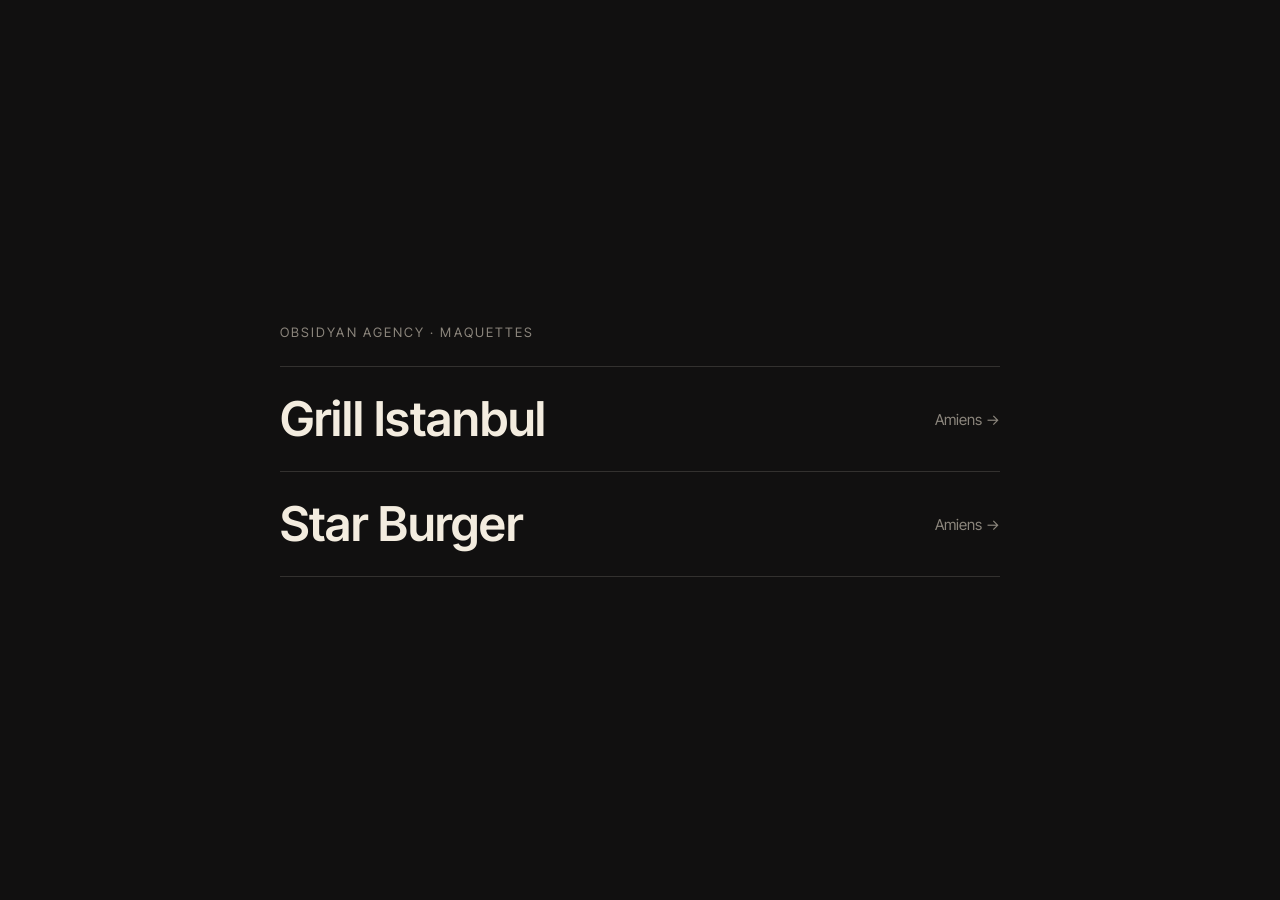
<file: index.html>
<!doctype html>
<html lang="fr"><head><meta charset="utf-8"><meta name="viewport" content="width=device-width,initial-scale=1">
<title>Maquettes · Obsidyan Agency</title><meta name="robots" content="noindex">
<link href="https://fonts.googleapis.com/css2?family=Inter+Tight:wght@400;600&display=swap" rel="stylesheet">
<style>*{box-sizing:border-box;margin:0}body{min-height:100svh;background:#111010;color:#f3ecdf;font:400 16px/1.5 "Inter Tight",system-ui,sans-serif;display:grid;place-items:center;padding:32px 16px}
main{width:min(720px,100%)}p{color:#8b857c;font-size:13px;letter-spacing:.16em;text-transform:uppercase;margin-bottom:24px}
a{display:flex;justify-content:space-between;align-items:center;padding:28px 0;border-top:1px solid #f3ecdf26;color:inherit;text-decoration:none;font:600 clamp(28px,6vw,48px)/1 "Inter Tight";transition:padding .4s cubic-bezier(.16,1,.3,1),color .3s}
a:last-child{border-bottom:1px solid #f3ecdf26}a:hover{padding-left:14px;color:#f2b01e}a span{font-size:15px;font-weight:400;color:#8b857c}</style></head>
<body><main><p>Obsidyan Agency · Maquettes</p>
<a href="grill-istanbul/">Grill Istanbul <span>Amiens →</span></a>
<a href="star-burger/">Star Burger <span>Amiens →</span></a>
</main></body></html>
</file>
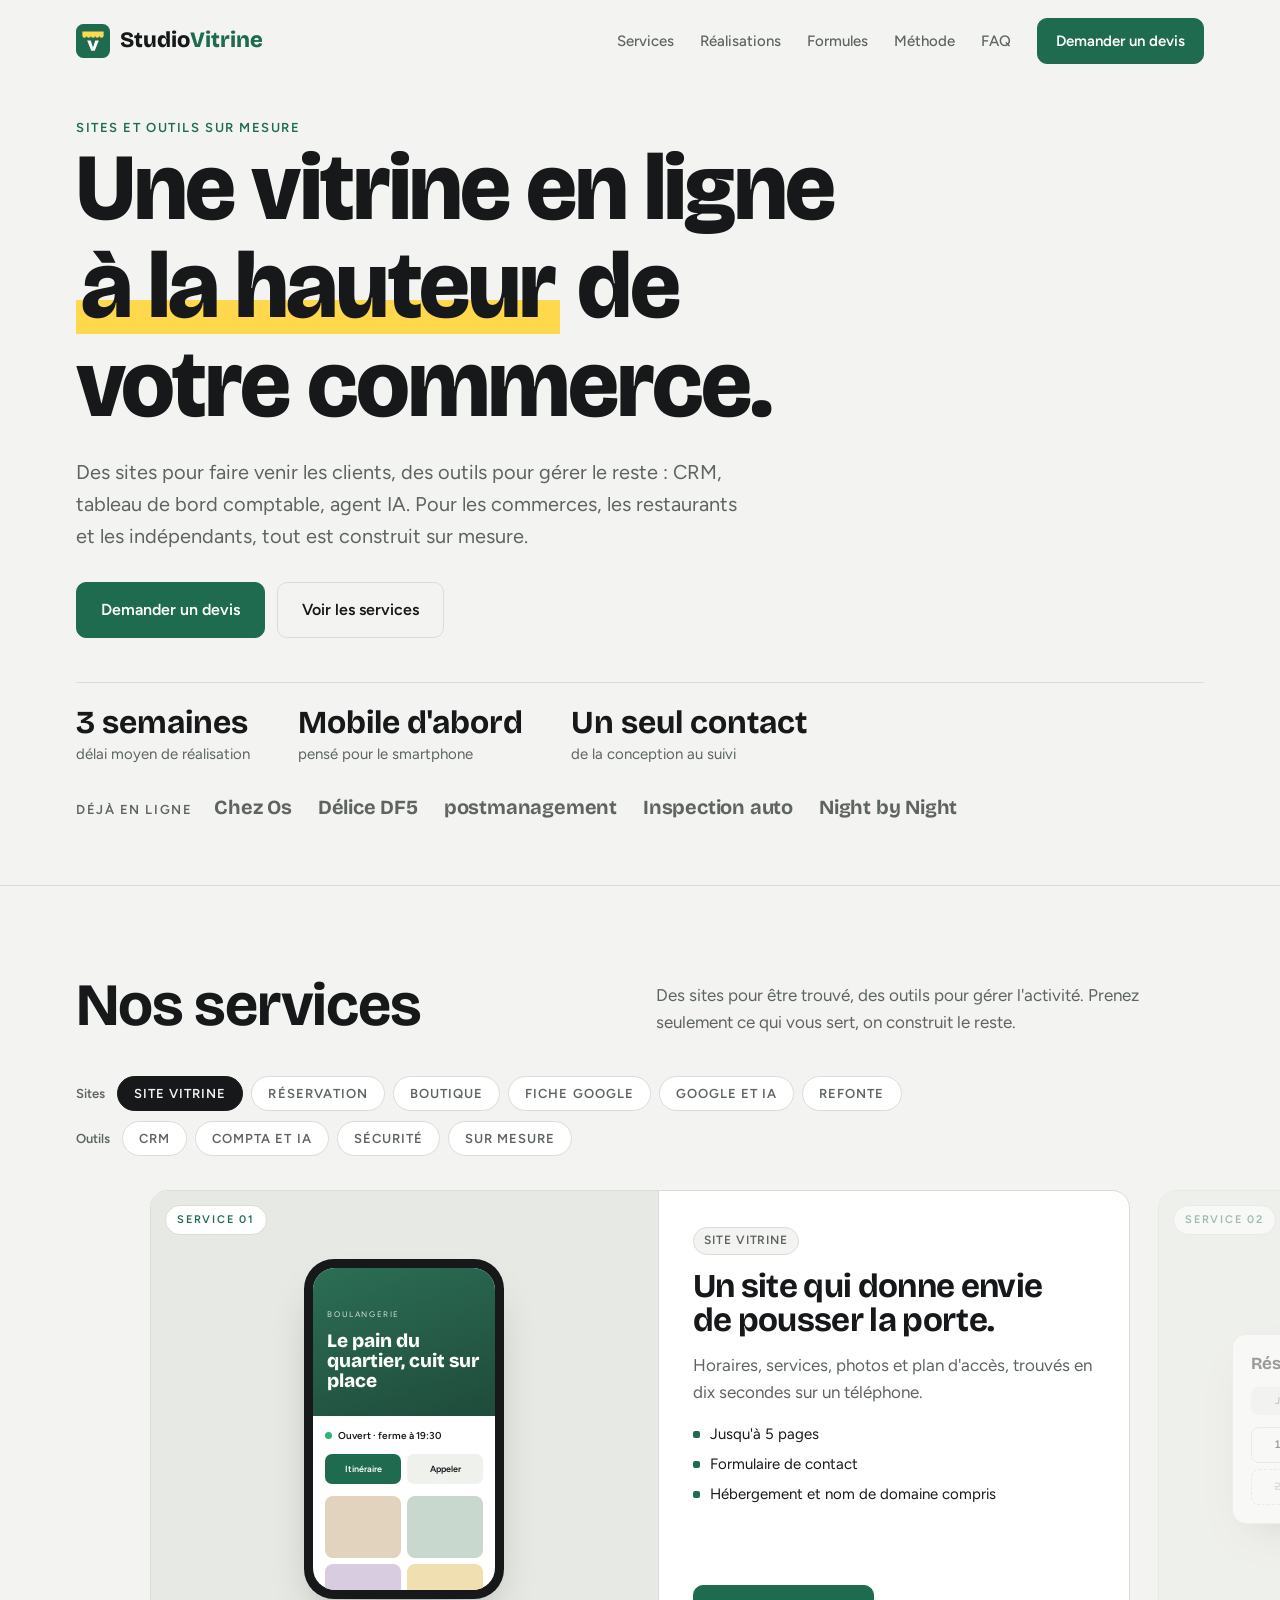
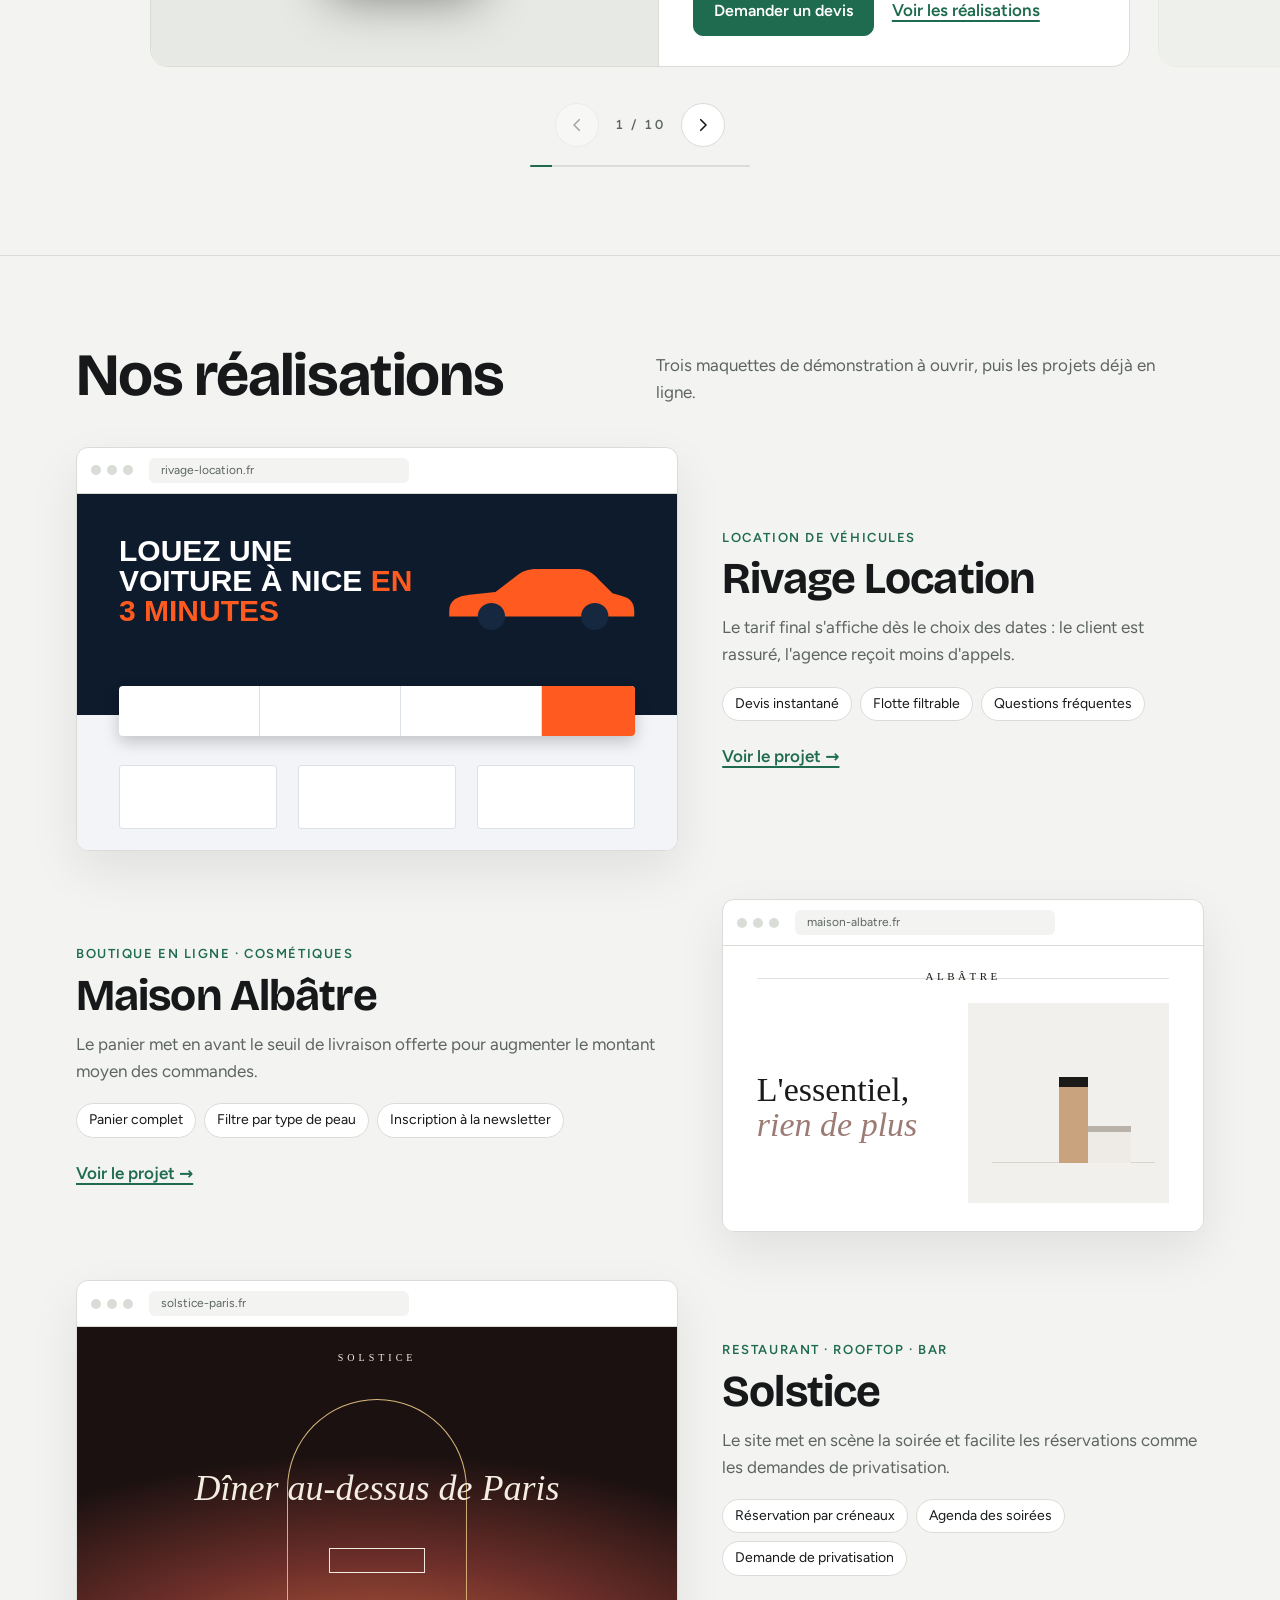
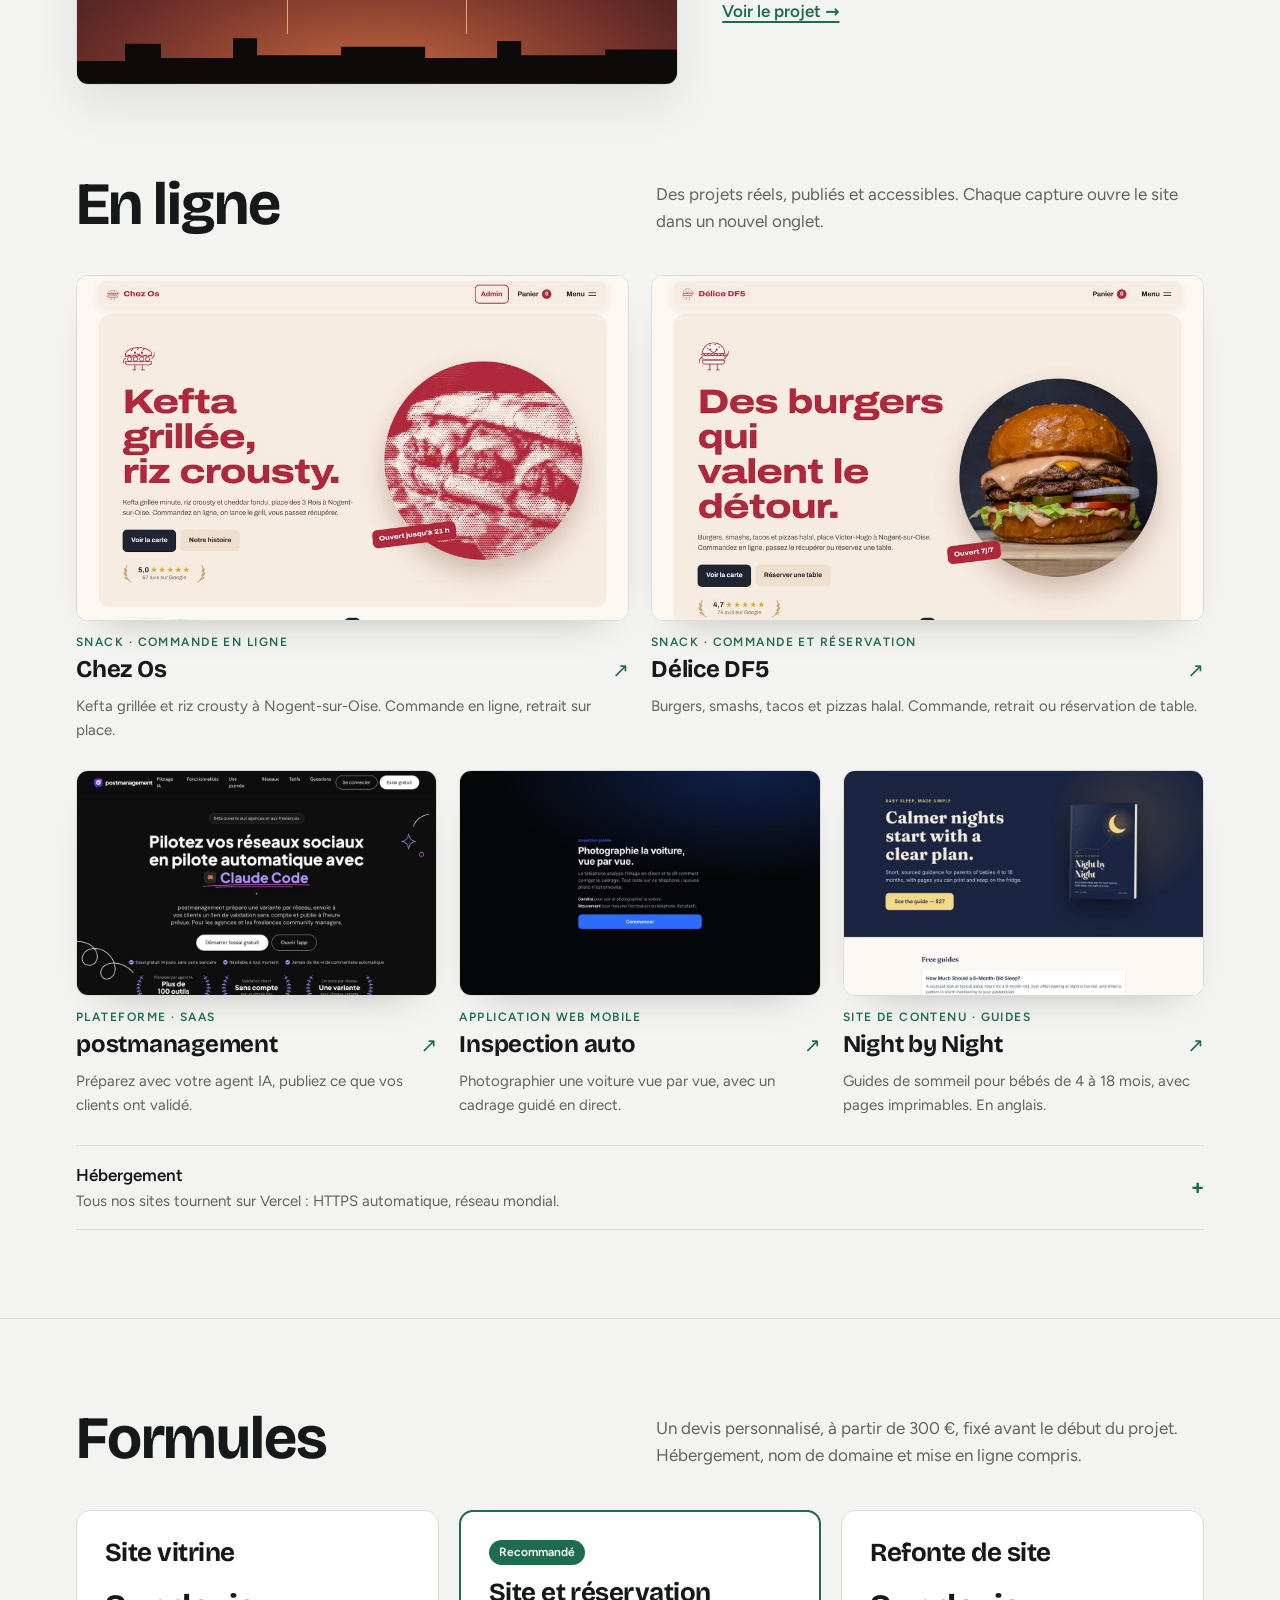
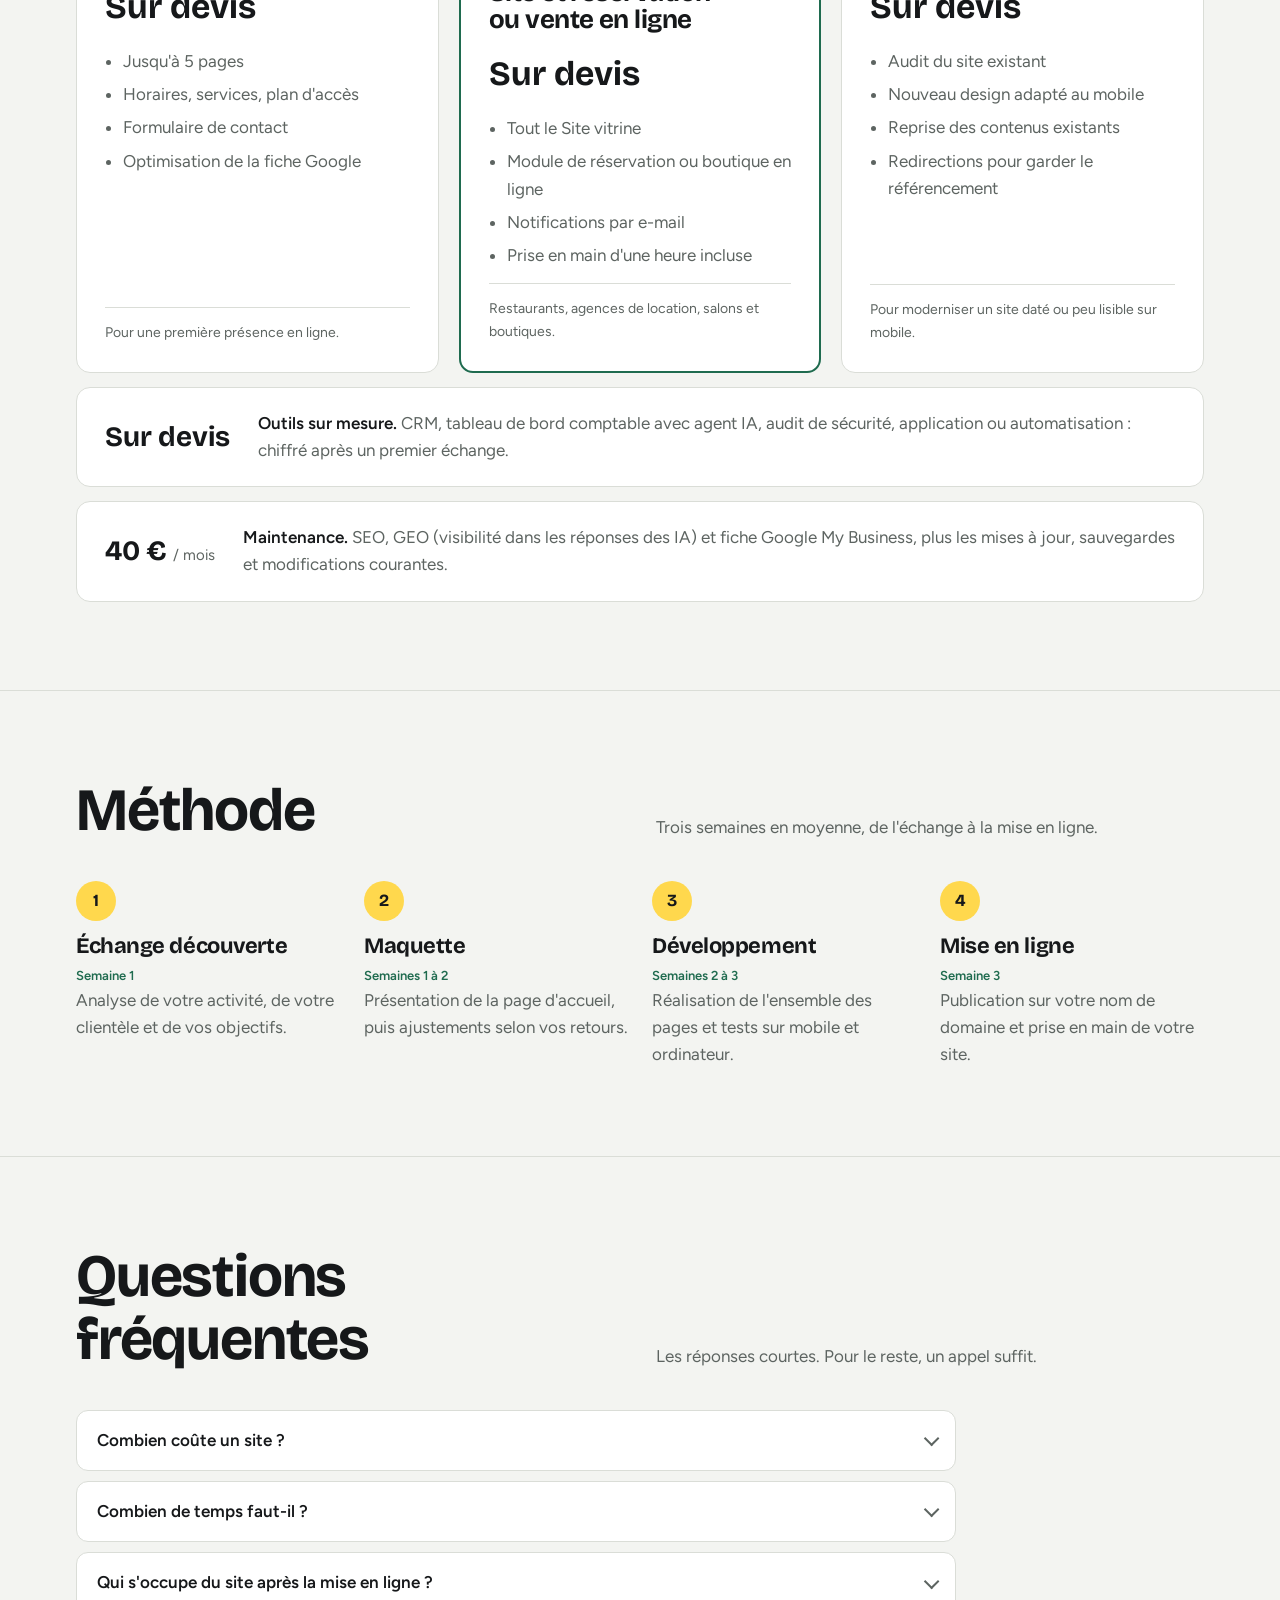
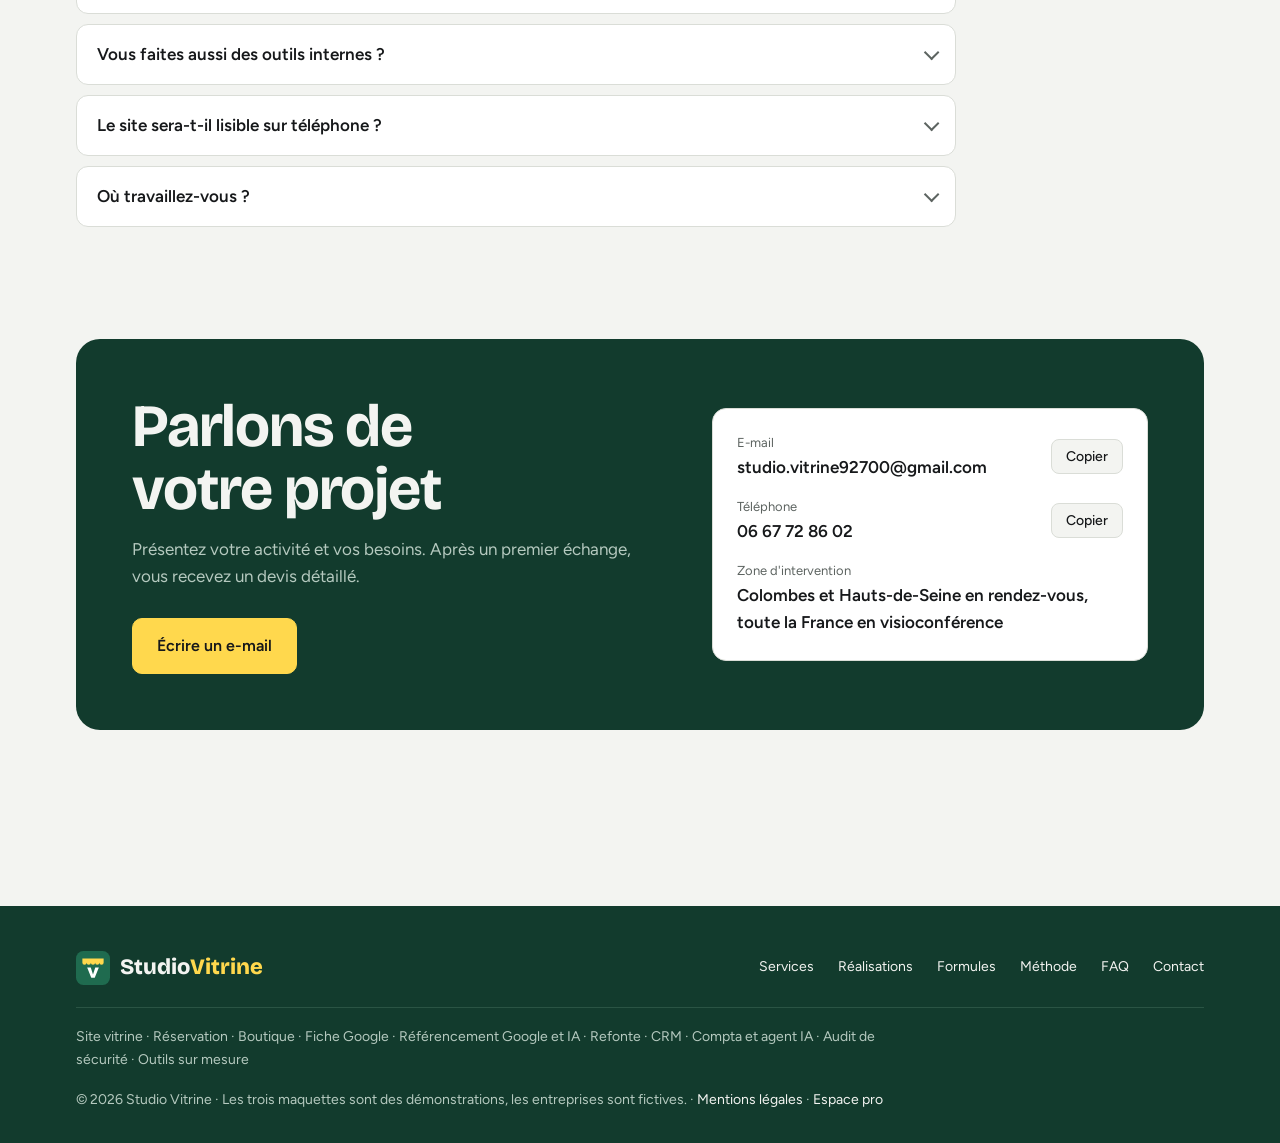
<file: studio-vitrine/index.html>
<!doctype html>
<html lang="fr">
<head>
<meta charset="utf-8">
<meta name="viewport" content="width=device-width, initial-scale=1, viewport-fit=cover">
<meta name="description" content="Studio Vitrine conçoit des sites et des outils sur mesure pour les commerces, restaurants et indépendants : vitrine, réservation, vente en ligne, CRM, tableaux de bord avec agent IA, audit de sécurité.">
<meta name="theme-color" content="#1F6B4F">
<link rel="icon" href="favicon.svg" type="image/svg+xml">
<title>Studio Vitrine</title>
<link rel="stylesheet" href="fonts/index.css">
<style>
/* Layout : héros court, puis la piste des services (une carte à la fois, voisines en aperçu),
   réalisations, formules, méthode, contact. Sur téléphone : une idée par écran, détails repliés,
   barre d'action en bas. */
:root{
  --bg:#F3F4F1; --surface:#FFFFFF; --fg:#16181A; --muted:#5D6461; --line:#DADDD7;
  --accent:#1F6B4F; --mark:#FFD84D; --on-accent:#FFFFFF; --stage:#E7EAE4;
  --band:#123B2D; --on-band:#F3F4F1; --band-muted:#B5C9BF; --band-line:#2A5444;
  --display:"Bricolage Grotesque","Segoe UI",sans-serif; --body:"Figtree",system-ui,sans-serif;
}
@media (prefers-color-scheme:dark){:root:not([data-theme="light"]){
  --bg:#121514; --surface:#1B1F1D; --fg:#ECEFEC; --muted:#A2AAA6; --line:#2D3330;
  --accent:#5FC79B; --mark:#E7C23A; --on-accent:#0E1311; --stage:#202523;
  --band:#17332A; --on-band:#ECEFEC; --band-muted:#A9BDB3; --band-line:#2B4A3F; color-scheme:dark}}
:root[data-theme="dark"]{
  --bg:#121514; --surface:#1B1F1D; --fg:#ECEFEC; --muted:#A2AAA6; --line:#2D3330;
  --accent:#5FC79B; --mark:#E7C23A; --on-accent:#0E1311; --stage:#202523;
  --band:#17332A; --on-band:#ECEFEC; --band-muted:#A9BDB3; --band-line:#2B4A3F; color-scheme:dark}
*{box-sizing:border-box}
html{scroll-behavior:smooth}
body{margin:0;background:var(--bg);color:var(--fg);font:400 17px/1.6 var(--body)}
.wrap{max-width:1160px;margin:0 auto;padding-left:max(16px,env(safe-area-inset-left,0px));padding-right:max(16px,env(safe-area-inset-right,0px))}
h1,h2,h3{font-family:var(--display);line-height:1.04;margin:0;text-wrap:balance;letter-spacing:-.02em}
p{margin:0}
a{color:inherit}
:focus-visible{outline:3px solid var(--accent);outline-offset:3px}
.label{font-size:13px;font-weight:600;letter-spacing:.12em;text-transform:uppercase;color:var(--accent)}
.skip{position:absolute;left:12px;top:-60px;z-index:60;background:var(--fg);color:var(--bg);padding:10px 16px;border-radius:8px;text-decoration:none}
.skip:focus{top:12px}

/* Boutons : une paire, un rayon. Survol = petit pas, clic = appui. */
.btn{display:inline-flex;align-items:center;justify-content:center;gap:8px;background:var(--accent);color:var(--on-accent);text-decoration:none;font-weight:600;padding:14px 24px;border-radius:10px;border:1.5px solid var(--accent);transition:transform .18s,box-shadow .18s;cursor:pointer;font-family:inherit;font-size:16px}
.btn:hover{transform:translateY(-1px);box-shadow:0 8px 20px -10px var(--accent)}
.btn:active{transform:translateY(1px);box-shadow:none}
.btn.ghost{background:transparent;color:var(--fg);border-color:var(--line)}
.btn.ghost:hover{border-color:var(--fg);box-shadow:none}
.link{font-weight:600;color:var(--accent);text-decoration:underline;text-decoration-thickness:1.5px;text-underline-offset:4px}

/* Navigation */
nav .wrap{display:flex;justify-content:space-between;align-items:center;padding-block:18px;gap:16px}
.brand{font-family:var(--display);font-weight:800;font-size:22px;text-decoration:none;display:inline-flex;align-items:center}
.brand svg{width:34px;height:34px;margin-right:10px;flex:none}
.brand span{color:var(--accent)}
.navlinks{display:flex;align-items:center;gap:26px;font-weight:500;font-size:15px}
.navlinks a{text-decoration:none;color:var(--muted)}
.navlinks a:hover{color:var(--fg)}
.navlinks .btn{color:var(--on-accent);padding:10px 18px;font-size:15px}
.menu-btn{display:none;background:none;border:1.5px solid var(--line);border-radius:10px;color:var(--fg);font:600 15px var(--body);padding:0 14px;height:44px;align-items:center;gap:8px;cursor:pointer}
.menu-btn i{display:grid;gap:4px}
.menu-btn i::before,.menu-btn i::after{content:"";display:block;width:16px;height:2px;background:currentColor;border-radius:2px}
.menu{position:fixed;inset:0;z-index:50;background:var(--bg);display:flex;flex-direction:column;padding:max(18px,env(safe-area-inset-top,0px)) max(16px,env(safe-area-inset-right,0px)) max(24px,env(safe-area-inset-bottom,0px)) max(16px,env(safe-area-inset-left,0px))}
.menu[hidden]{display:none}
.menu-top{display:flex;justify-content:space-between;align-items:center}
.menu ul{list-style:none;margin:32px 0 0;padding:0;display:grid}
.menu li a{display:flex;justify-content:space-between;align-items:center;padding:14px 0;border-bottom:1px solid var(--line);font:700 30px/1.1 var(--display);text-decoration:none}
.menu li a::after{content:"→";color:var(--accent);font-size:22px}
.menu .btn{margin-top:auto}

/* Héros */
.hero .wrap{padding-block:36px 64px}
.hero h1{font-size:clamp(40px,7.4vw,100px);font-weight:800;max-width:14ch}
.hl{background:linear-gradient(transparent 62%,var(--mark) 62%,var(--mark) 92%,transparent 92%);padding:0 .05em}
.hero .lead{font-size:20px;color:var(--muted);max-width:52ch;margin:22px 0 30px}
.actions{display:flex;gap:12px;flex-wrap:wrap}
.facts{display:grid;grid-template-columns:repeat(3,auto);justify-content:start;gap:16px 48px;margin:44px 0 0;padding:22px 0 0;border-top:1px solid var(--line);list-style:none}
.facts b{display:block;font-family:var(--display);font-size:32px;font-weight:700;line-height:1.1}
.facts span{color:var(--muted);font-size:15px}
@keyframes rise{from{opacity:0;transform:translateY(14px)}to{opacity:1;transform:none}}
.hero .wrap>*{animation:rise .6s cubic-bezier(.2,.7,.2,1) both}
.hero .wrap>:nth-child(2){animation-delay:.06s}.hero .wrap>:nth-child(3){animation-delay:.12s}
.hero .wrap>:nth-child(4){animation-delay:.18s}.hero .wrap>:nth-child(5){animation-delay:.24s}

/* Sections */
section{padding-block:88px;border-top:1px solid var(--line)}
.sechead{display:grid;grid-template-columns:1fr 1fr;gap:32px;align-items:end;margin-bottom:40px}
.sechead h2{font-size:clamp(34px,5vw,60px);font-weight:700}
.sechead p{color:var(--muted);max-width:48ch}

/* ---------- Services : piste horizontale, une carte au centre ---------- */
#services{overflow:hidden}
.svc-tabs{display:flex;flex-wrap:wrap;gap:10px 28px;margin-bottom:28px}
.grp{display:flex;flex-wrap:wrap;align-items:center;gap:8px}
.grp>span{font-size:13px;font-weight:600;color:var(--muted);margin-right:4px}
.svc-tabs button{font:600 13px var(--body);letter-spacing:.08em;text-transform:uppercase;color:var(--muted);background:var(--surface);border:1px solid var(--line);border-radius:999px;padding:9px 16px;cursor:pointer;transition:background .2s,color .2s,border-color .2s}
.svc-tabs button:hover{color:var(--fg);border-color:var(--fg)}
.svc-tabs button[aria-current="true"]{background:var(--fg);color:var(--bg);border-color:var(--fg)}
.track{--cw:min(84vw,980px);display:flex;gap:28px;overflow-x:auto;scroll-snap-type:x mandatory;scroll-behavior:smooth;padding-inline:calc((100% - var(--cw))/2);padding-block:6px 10px;scrollbar-width:none;overscroll-behavior-x:contain}
.track::-webkit-scrollbar{display:none}
.svc{flex:none;width:var(--cw);scroll-snap-align:center;scroll-snap-stop:always;display:grid;grid-template-columns:1.08fr 1fr;background:var(--surface);border:1px solid var(--line);border-radius:18px;overflow:hidden;opacity:.4;transition:opacity .35s}
.svc.is-active{opacity:1}
.stage{position:relative;min-height:400px;background:var(--stage);display:grid;place-items:center;overflow:hidden;border-right:1px solid var(--line)}
.badge{position:absolute;left:14px;top:14px;z-index:3;font-size:11px;font-weight:700;letter-spacing:.16em;text-transform:uppercase;background:var(--surface);border:1px solid var(--line);color:var(--accent);border-radius:999px;padding:5px 11px}
.svc-body{display:flex;flex-direction:column;gap:14px;padding:36px 34px 30px;min-width:0}
.tag{align-self:flex-start;font-size:12px;font-weight:600;letter-spacing:.08em;text-transform:uppercase;background:var(--bg);border:1px solid var(--line);border-radius:999px;padding:3px 10px;color:var(--muted)}
.svc h3{font-size:clamp(26px,2.6vw,36px);font-weight:700}
.svc p{color:var(--muted)}
.svc ul{list-style:none;margin:2px 0 0;padding:0;display:grid;gap:6px;font-size:15px}
.svc li{display:flex;gap:10px}
.svc li::before{content:"";flex:none;width:7px;height:7px;margin-top:9px;border-radius:2px;background:var(--accent)}
.svc .row{margin-top:auto;padding-top:10px;display:flex;flex-wrap:wrap;align-items:center;gap:12px 18px}
.svc .row .btn{padding:12px 20px}
.svc-nav{display:flex;align-items:center;justify-content:center;gap:16px;margin-top:26px}
.arrow{width:44px;height:44px;border-radius:50%;border:1.5px solid var(--line);background:var(--surface);color:var(--fg);display:grid;place-items:center;cursor:pointer;transition:border-color .2s,transform .18s}
.arrow:hover{border-color:var(--fg)}
.arrow:active{transform:scale(.94)}
.arrow:disabled{opacity:.35;cursor:default}
.arrow svg{width:18px;height:18px}
.count{font-size:13px;font-weight:600;letter-spacing:.2em;color:var(--muted);font-variant-numeric:tabular-nums;min-width:4.5ch;text-align:center}
.progress{height:2px;background:var(--line);border-radius:2px;margin:18px auto 0;max-width:220px;overflow:hidden}
.progress i{display:block;height:100%;width:0;background:var(--accent);transition:width .3s}

/* Scènes miniatures : de petits écrans, couleurs d'écran fixes dans les deux thèmes. Leur état de
   repos est l'état final, les boucles partent de là. Elles ne tournent que sur la carte active. */
.mock{position:relative;width:min(88%,360px);font-family:var(--body);color:#16181A}
.phone{width:200px;height:340px;margin:0 auto;border-radius:30px;background:#16181A;padding:9px;box-shadow:0 24px 50px -24px rgba(0,0,0,.45)}
.phone .scr{height:100%;border-radius:22px;background:#fff;overflow:hidden;position:relative}
.panel{background:#fff;border-radius:14px;box-shadow:0 18px 40px -22px rgba(0,0,0,.35);border:1px solid #E3E6E0}
.svc:not(.is-active) .mock *,.paused .mock *{animation-play-state:paused!important}

/* 01 vitrine : la page défile dans le téléphone */
.m-site .feed{animation:feed 7s ease-in-out infinite}
@keyframes feed{0%,18%{transform:none}50%,68%{transform:translateY(-118px)}100%{transform:none}}
.m-site .sh{height:148px;background:linear-gradient(160deg,#2C6E55,#1F4B3B);padding:30px 14px 0;color:#fff}
.m-site .sh small{font-size:8px;letter-spacing:.2em;opacity:.8}
.m-site .sh b{display:block;font:800 19px/1.05 var(--display);margin-top:6px}
.m-site .open{margin:12px 12px 0;display:flex;align-items:center;gap:6px;font-size:10px;font-weight:600}
.m-site .open i{width:7px;height:7px;border-radius:50%;background:#2DB37A}
.m-site .bt{margin:10px 12px 0;display:flex;gap:6px}
.m-site .bt span{flex:1;font-size:9px;font-weight:700;text-align:center;padding:8px 0;border-radius:7px;background:#1F6B4F;color:#fff}
.m-site .bt span+span{background:#EEF1EC;color:#16181A}
.m-site .ph{margin:12px 12px 0;display:grid;grid-template-columns:1fr 1fr;gap:6px}
.m-site .ph i{height:62px;border-radius:8px;background:#E2D3BF}
.m-site .ph i:nth-child(2){background:#C9D8CF}.m-site .ph i:nth-child(3){background:#D8CDE0}.m-site .ph i:nth-child(4){background:#F0DFB0}
.m-site .hrs{margin:12px;border-top:1px solid #E6E8E3;padding-top:8px;display:grid;gap:4px;font-size:9px;color:#5D6461}
.m-site .hrs span{display:flex;justify-content:space-between}

/* 02 réservation : un créneau se choisit, la confirmation tombe */
.m-book{padding:18px}
.m-book .hd{display:flex;justify-content:space-between;align-items:baseline;font-size:12px;color:#5D6461}
.m-book .hd b{font:700 17px var(--display);color:#16181A}
.m-book .days{display:flex;gap:6px;margin:12px 0}
.m-book .days span{flex:1;text-align:center;font-size:10px;padding:6px 0;border-radius:8px;background:#F1F3EF;color:#5D6461}
.m-book .days span.on{background:#16181A;color:#fff}
.m-book .slots{display:grid;grid-template-columns:repeat(4,1fr);gap:6px}
.m-book .slots span{font-size:11px;font-weight:600;text-align:center;padding:8px 0;border-radius:8px;border:1px solid #DADDD7;font-variant-numeric:tabular-nums}
.m-book .slots span.off{color:#B9BEB8;text-decoration:line-through;border-style:dashed}
.m-book .slots span.pick{background:#1F6B4F;border-color:#1F6B4F;color:#fff;animation:pick 4s infinite}
@keyframes pick{0%,20%{background:#fff;color:#16181A;border-color:#DADDD7}30%,100%{background:#1F6B4F;color:#fff;border-color:#1F6B4F}}
.toast{position:absolute;left:50%;bottom:-18px;transform:translateX(-50%);white-space:nowrap;display:flex;align-items:center;gap:8px;background:#16181A;color:#fff;font-size:11px;font-weight:600;padding:9px 14px;border-radius:999px;box-shadow:0 12px 26px -12px rgba(0,0,0,.5)}
.toast i{width:16px;height:16px;border-radius:50%;background:#2DB37A;display:grid;place-items:center;font-style:normal;font-size:10px}
.m-book .toast{animation:toast 4s infinite}
@keyframes toast{0%,38%{opacity:0;transform:translate(-50%,10px)}48%,90%{opacity:1;transform:translate(-50%,0)}100%{opacity:0;transform:translate(-50%,0)}}

/* 03 boutique : la jauge de livraison offerte se remplit */
.m-shop{padding:16px}
.m-shop .ln{display:flex;align-items:center;gap:10px;padding:8px 0;border-bottom:1px solid #EEF0EC;font-size:12px}
.m-shop .ln i{width:38px;height:38px;border-radius:9px;background:#EFE6DC;flex:none}
.m-shop .ln:nth-child(2) i{background:#DCE7E1}.m-shop .ln:nth-child(3) i{background:#E8DFEA}
.m-shop .ln div{flex:1;min-width:0}.m-shop .ln small{display:block;color:#7A817D;font-size:10px}
.m-shop .ln b{font-variant-numeric:tabular-nums}
.m-shop .gauge{margin-top:12px;font-size:10.5px;color:#5D6461}
.m-shop .bar{height:7px;border-radius:9px;background:#EEF0EC;margin-top:6px;overflow:hidden}
.m-shop .bar i{display:block;height:100%;width:100%;background:#1F6B4F;border-radius:9px;transform-origin:left;animation:fill 4s ease-out infinite}
@keyframes fill{0%,10%{transform:scaleX(.55)}55%,100%{transform:scaleX(1)}}
.m-shop .free{display:inline-flex;margin-top:8px;font-size:10px;font-weight:700;color:#1F6B4F;background:#E3F1EA;border-radius:999px;padding:4px 10px;animation:pop 4s infinite}
@keyframes pop{0%,50%{opacity:0;transform:scale(.9)}60%,100%{opacity:1;transform:none}}
.m-shop .pay{margin-top:12px;font-size:12px;font-weight:700;text-align:center;padding:11px 0;border-radius:10px;background:#16181A;color:#fff}

/* 04 fiche Google : les étoiles se remplissent */
.m-gbp .map{height:118px;border-radius:14px 14px 0 0;background:
  linear-gradient(90deg,transparent 46%,#FFFFFF 46% 50%,transparent 50%),
  linear-gradient(0deg,transparent 58%,#FFFFFF 58% 62%,transparent 62%),
  linear-gradient(35deg,transparent 30%,#F8E7A8 30% 33%,transparent 33%),#DCE8DD;position:relative}
.m-gbp .pin{position:absolute;left:48%;top:42%;width:26px;height:26px;border-radius:50% 50% 50% 0;background:#D93A2B;transform:translate(-50%,-50%) rotate(-45deg);box-shadow:0 6px 12px -4px rgba(0,0,0,.35);animation:drop 4s infinite}
.m-gbp .pin::after{content:"";position:absolute;inset:8px;border-radius:50%;background:#fff}
@keyframes drop{0%,8%{transform:translate(-50%,-160%) rotate(-45deg);opacity:0}20%,100%{transform:translate(-50%,-50%) rotate(-45deg);opacity:1}}
.m-gbp .info{padding:14px 16px 16px}
.m-gbp .info b{font:700 16px var(--display)}
.m-gbp .meta{font-size:11px;color:#5D6461;margin-top:3px}
.stars{position:relative;display:inline-block;font-size:14px;letter-spacing:2px;color:#E2E4DF;margin-top:6px}
.stars span{position:absolute;inset:0;overflow:hidden;color:#F3B300;width:96%;animation:stars 4s infinite}
@keyframes stars{0%,22%{width:0}60%,100%{width:96%}}
.m-gbp .st{font-size:11px;font-weight:600;color:#1E8E5A;margin-top:4px}
.m-gbp .acts{display:flex;gap:6px;margin-top:12px}
.m-gbp .acts span{flex:1;text-align:center;font-size:10px;font-weight:600;padding:7px 0;border-radius:999px;border:1px solid #DADDD7;color:#1A5FB4}
.m-gbp .acts span:first-child{background:#1A5FB4;border-color:#1A5FB4;color:#fff}

/* 05 visibilité : la recherche se tape, votre site ressort, l'IA le cite */
.m-seo{display:grid;gap:10px}
.m-seo .q{display:flex;align-items:center;gap:8px;padding:11px 14px;border-radius:999px;font-size:12px}
.m-seo .q svg{width:14px;height:14px;flex:none;color:#7A817D}
.m-seo .typed{display:inline-block;overflow:hidden;white-space:nowrap;border-right:1.5px solid #16181A;width:20ch;animation:type 4s steps(20) infinite,caret .8s step-end infinite}
@keyframes type{0%,8%{width:0}45%,100%{width:20ch}}
@keyframes caret{50%{border-color:transparent}}
.m-seo .res{padding:12px 14px;font-size:11px;animation:hit 4s infinite}
@keyframes hit{0%,45%{box-shadow:0 0 0 0 #1F6B4F00}60%,100%{box-shadow:0 0 0 2px #1F6B4F}}
.m-seo .res small{color:#1E7A4D}
.m-seo .res b{display:block;color:#1A4FA0;font-size:13px;margin:2px 0}
.m-seo .res p{color:#5D6461;font-size:10.5px;line-height:1.45}
.m-seo .ai{padding:12px 14px;font-size:10.5px;line-height:1.5;color:#3C423F;animation:pop 4s infinite}
.m-seo .ai em{font-style:normal;font-weight:700;font-size:9px;letter-spacing:.14em;text-transform:uppercase;color:#7A817D;display:block;margin-bottom:4px}
.m-seo .ai mark{background:#FFF1B3;color:#16181A;border-radius:3px;padding:0 3px}

/* 06 refonte : avant / après, le curseur balaie */
.m-redo{width:min(88%,380px);aspect-ratio:4/3;max-width:100%;border-radius:14px;overflow:hidden;position:relative;box-shadow:0 18px 40px -22px rgba(0,0,0,.35)}
.m-redo .old,.m-redo .new{position:absolute;inset:0}
.m-redo .old{background:#E9E4D6;font-family:"Times New Roman",serif;padding:10px;font-size:7px;color:#333;line-height:1.3}
.m-redo .old b{display:block;font-size:13px;color:#7A1E1E;text-align:center;border-bottom:2px ridge #999;padding-bottom:4px}
.m-redo .old p{margin:6px 0;columns:3;column-gap:8px;text-align:justify}
.m-redo .old i{display:inline-block;width:46%;height:34px;background:#BFB7A3;margin:2px 1%}
.m-redo .new{background:#fff;clip-path:inset(0 0 0 50%);animation:wipe 4s ease-in-out infinite alternate;display:grid;grid-template-columns:1fr 1fr}
.m-redo .new .l{grid-column:2;padding:16px 14px;display:flex;flex-direction:column;gap:8px}
.m-redo .new b{font:800 17px/1.05 var(--display);color:#16181A}
.m-redo .new span{font-size:9px;font-weight:700;color:#fff;background:#1F6B4F;border-radius:7px;padding:7px 10px;align-self:flex-start}
.m-redo .new i{height:46px;border-radius:8px;background:#C9D8CF}
@keyframes wipe{from{clip-path:inset(0 0 0 72%)}to{clip-path:inset(0 0 0 28%)}}
.m-redo .knob{position:absolute;top:0;bottom:0;left:50%;width:2px;background:#16181A;animation:knob 4s ease-in-out infinite alternate}
.m-redo .knob::after{content:"⇆";position:absolute;top:50%;left:50%;transform:translate(-50%,-50%);width:26px;height:26px;border-radius:50%;background:#16181A;color:#fff;font-size:12px;display:grid;place-items:center}
@keyframes knob{from{left:72%}to{left:28%}}
.m-redo .tg{position:absolute;bottom:8px;font-size:9px;font-weight:700;letter-spacing:.14em;text-transform:uppercase;background:#16181A;color:#fff;border-radius:999px;padding:3px 8px}
.m-redo .tg.a{left:8px}.m-redo .tg.b{right:8px;background:#1F6B4F}

/* 07 CRM : une affaire passe de « Devis envoyé » à « Gagné » */
.m-crm{display:grid;grid-template-columns:repeat(3,1fr);gap:8px;padding:10px;width:min(94%,390px)}
.m-crm .col{background:#F1F3EF;border-radius:10px;padding:7px;display:grid;gap:6px;align-content:start;min-height:176px}
.m-crm .col>b{font-size:8.5px;letter-spacing:.1em;text-transform:uppercase;color:#5D6461;display:flex;justify-content:space-between;gap:4px}
.m-crm .col>b em{font-style:normal;color:#16181A}
.m-crm .c{background:#fff;border:1px solid #E3E6E0;border-radius:8px;padding:7px;font-size:10px;font-weight:600;line-height:1.3}
.m-crm .c small{display:block;color:#7A817D;font-size:8.5px;font-weight:400}
.m-crm .c.mv{border-color:#1F6B4F;box-shadow:0 0 0 1px #1F6B4F;position:relative;z-index:2;animation:mv 4s ease-in-out infinite}
@keyframes mv{0%,20%{transform:translateX(calc(-100% - 22px))}30%{transform:translateX(calc(-100% - 22px)) translateY(-4px) rotate(-3deg)}60%,100%{transform:none}}

/* 08 compta : les barres montent, l'agent répond */
.m-acc{padding:14px;display:grid;gap:9px;width:min(92%,370px)}
.m-acc .kpis{display:grid;grid-template-columns:1fr 1fr;gap:8px}
.m-acc .k{background:#F1F3EF;border-radius:10px;padding:8px 10px;font-size:9px;color:#5D6461;line-height:1.3}
.m-acc .k b{display:block;font:700 17px var(--display);color:#16181A;font-variant-numeric:tabular-nums;margin-top:2px}
.m-acc .k b.late{color:#C2410C}
.m-acc .bars{display:flex;align-items:flex-end;gap:5px;height:54px;border-bottom:1px solid #E3E6E0}
.m-acc .bars i{flex:1;background:#C9D8CF;border-radius:3px 3px 0 0;transform-origin:bottom;animation:grow 4s ease-out infinite}
.m-acc .bars i:last-child{background:#1F6B4F}
@keyframes grow{0%,8%{transform:scaleY(.12)}40%,100%{transform:none}}
.m-acc .ask{justify-self:end;background:#16181A;color:#fff;font-size:10px;border-radius:10px 10px 2px 10px;padding:6px 10px}
.m-acc .ans{background:#E3F1EA;color:#16181A;font-size:10px;line-height:1.45;border-radius:10px 10px 10px 2px;padding:7px 10px;animation:pop 4s infinite}
.m-acc .ans em{font-style:normal;font-weight:700;color:#1F6B4F;margin-right:4px}

/* 09 audit : les contrôles tombent un par un */
.m-sec{padding:14px 16px;width:min(92%,360px);font-size:11px}
.m-sec .hd{display:flex;justify-content:space-between;align-items:center;gap:8px;margin-bottom:6px}
.m-sec .hd b{font:700 15px var(--display)}
.m-sec .hd span{font-size:8.5px;font-weight:700;letter-spacing:.08em;text-transform:uppercase;background:#FFF1B3;color:#6B5200;border-radius:999px;padding:3px 8px;white-space:nowrap}
.m-sec .r{display:flex;align-items:center;gap:8px;padding:7px 0;border-top:1px solid #EEF0EC;animation:row 4s infinite}
.m-sec .r:nth-child(3){animation-delay:.2s}.m-sec .r:nth-child(4){animation-delay:.4s}.m-sec .r:nth-child(5){animation-delay:.6s}.m-sec .r:nth-child(6){animation-delay:.8s}
@keyframes row{0%,6%{opacity:0;transform:translateX(-6px)}16%,100%{opacity:1;transform:none}}
.m-sec .r i{width:17px;height:17px;border-radius:50%;display:grid;place-items:center;font-style:normal;font-size:10px;font-weight:800;color:#fff;flex:none}
.m-sec .ok{background:#2DB37A}.m-sec .warn{background:#D99A00}.m-sec .ko{background:#D93A2B}
.m-sec .r small{margin-left:auto;color:#7A817D;font-size:9.5px;white-space:nowrap}

/* 10 sur mesure : les briques s'allument tour à tour */
.m-any{display:grid;grid-template-columns:repeat(3,1fr);gap:10px;width:min(92%,360px)}
.m-any span{background:#fff;border:1px solid #E3E6E0;border-radius:12px;padding:14px 6px;display:grid;justify-items:center;gap:7px;font-size:10.5px;font-weight:600;text-align:center;box-shadow:0 10px 24px -18px rgba(0,0,0,.4);animation:cyc 6s infinite}
.m-any span:nth-child(2){animation-delay:1s}.m-any span:nth-child(3){animation-delay:2s}.m-any span:nth-child(4){animation-delay:3s}.m-any span:nth-child(5){animation-delay:4s}.m-any span:nth-child(6){animation-delay:5s}
@keyframes cyc{0%,14%{border-color:#1F6B4F;box-shadow:0 0 0 1px #1F6B4F,0 10px 24px -14px rgba(0,0,0,.4);transform:translateY(-2px)}22%,100%{border-color:#E3E6E0;transform:none}}
.m-any span i{width:30px;height:30px;border-radius:9px;background:#E3F1EA;color:#1F6B4F;display:grid;place-items:center}
.m-any span i svg{width:17px;height:17px}
.m-any .plus{border-style:dashed;background:#FBFCFA}
.m-any .plus i{background:#FFF1B3;color:#6B5200}

/* ---------- Réalisations ---------- */
.projects{display:grid;gap:48px}
.project{display:grid;grid-template-columns:1.25fr 1fr;gap:44px;align-items:center;text-decoration:none}
.project:nth-child(even) .browser{order:2}
.browser{border-radius:12px;overflow:hidden;border:1px solid var(--line);background:var(--surface);box-shadow:0 20px 50px rgba(0,0,0,.08);transition:transform .25s}
.project:hover .browser{transform:translateY(-2px)}
.project:hover .link{text-decoration-thickness:3px}
.bar{display:flex;gap:6px;align-items:center;padding:10px 14px;border-bottom:1px solid var(--line)}
.bar i{width:10px;height:10px;border-radius:50%;background:var(--line)}
.bar span{margin-left:10px;font-size:12px;color:var(--muted);background:var(--bg);padding:3px 12px;border-radius:6px;flex:1;max-width:260px;overflow:hidden;white-space:nowrap;text-overflow:ellipsis}
.screen{aspect-ratio:16/9.5;position:relative;overflow:hidden;max-width:100%}
.pinfo h3{font-size:clamp(28px,3.6vw,44px);font-weight:700;margin:8px 0 12px}
.pinfo p{color:var(--muted);margin:0 0 18px}
.feats{list-style:none;padding:0;margin:0 0 22px;display:flex;flex-wrap:wrap;gap:8px}
.feats li{font-size:14px;border:1px solid var(--line);padding:5px 12px;border-radius:999px;background:var(--surface)}

/* maquettes miniatures, couleurs propres à chaque client (identiques dans les deux thèmes) */
.m-car{background:#F2F4F7}
.m-car .top{background:#0E1B2C;height:62%;padding:7% 7%;color:#fff}
.m-car .t1{font:800 clamp(14px,2.6vw,30px)/1 "Barlow Condensed","Arial Narrow",sans-serif;text-transform:uppercase;max-width:60%}
.m-car .t1 em{font-style:normal;color:#FF5A1F}
.m-car .widget{position:absolute;left:7%;right:7%;top:54%;height:14%;background:#fff;border-radius:4px;box-shadow:0 6px 16px rgba(0,0,0,.2);display:flex}
.m-car .widget i{flex:1;border-right:1px solid #DCE1E8}
.m-car .widget b{width:18%;background:#FF5A1F;border-radius:0 4px 4px 0}
.m-car .cars{position:absolute;left:7%;right:7%;bottom:6%;height:18%;display:flex;gap:4%}
.m-car .cars i{flex:1;background:#fff;border:1px solid #DCE1E8;border-radius:3px}
.m-car svg{position:absolute;right:6%;top:18%;width:34%}
.m-cos{background:#FFFFFF}
.m-cos .ship{position:absolute;left:7%;right:7%;top:11%;height:1px;background:#E4E1DD}
.m-cos .ship::before{content:"ALBÂTRE";position:absolute;left:50%;top:-180%;transform:translate(-50%,-50%);font:400 clamp(7px,1vw,11px) "Bodoni Moda",Didot,serif;letter-spacing:.32em;color:#1B1A19}
.m-cos .hero{position:absolute;right:7%;top:20%;width:42%;height:70%;background:#F2F0ED}
.m-cos .t1{position:absolute;left:7%;top:44%;font:400 clamp(15px,2.8vw,34px)/1.05 "Bodoni Moda",Didot,serif;color:#1B1A19;max-width:44%}
.m-cos .t1 i{color:#9C7B74}
.m-cos .bt{position:absolute;right:24%;bottom:24%;width:6%;height:30%;background:#C9A27E;border-top:10px solid #1B1A19}
.m-cos .orb{position:absolute;right:15%;bottom:24%;width:9%;height:13%;background:#EEEAE5;border-top:6px solid #B9B2AA}
.m-cos .prods{position:absolute;bottom:24%;height:1px;background:#D8D3CD;width:34%;right:10%}
.m-res{background:radial-gradient(120% 90% at 50% 100%,#C8693F 0%,#6E2F2A 38%,#1A1110 72%)}
.m-res .nv{position:absolute;left:0;right:0;top:7%;text-align:center;font:400 clamp(6px,.9vw,10px) Georgia,serif;letter-spacing:.4em;color:#F4EDE1}
.m-res .arch{position:absolute;left:50%;top:20%;width:30%;height:66%;transform:translateX(-50%);border:1.5px solid #D9B77C;border-bottom:0;border-radius:999px 999px 0 0}
.m-res .t1{position:absolute;left:0;right:0;top:40%;text-align:center;font:italic 400 clamp(16px,3vw,36px)/1 "Cormorant Garamond",Georgia,serif;color:#F4EDE1}
.m-res .cta{position:absolute;left:50%;top:62%;transform:translateX(-50%);width:16%;height:7%;border:1px solid #F4EDE1}
.m-res .roofs{position:absolute;left:0;right:0;bottom:0;height:16%;background:#0D0B09;clip-path:polygon(0 60%,8% 60%,8% 30%,14% 30%,14% 55%,26% 55%,26% 20%,30% 20%,30% 50%,44% 50%,44% 35%,58% 35%,58% 55%,70% 55%,70% 25%,74% 25%,74% 50%,88% 50%,88% 40%,100% 40%,100% 100%,0 100%)}

.sub{margin-top:88px}
.shots{display:grid;grid-template-columns:repeat(6,1fr);gap:28px 22px}
.shot{grid-column:span 2;display:flex;flex-direction:column;gap:12px;text-decoration:none;min-width:0}
.shot.big{grid-column:span 3}
.pic{display:block;aspect-ratio:16/10;max-width:100%;border-radius:12px;overflow:hidden;border:1px solid var(--line);background:var(--surface);box-shadow:0 18px 40px -28px rgba(0,0,0,.35)}
.pic img{display:block;width:100%;height:100%;object-fit:cover;object-position:top;transition:transform .4s}
.shot:hover .pic img{transform:scale(1.03)}
.meta{display:flex;flex-wrap:wrap;align-items:baseline;gap:2px 10px}
.meta .label{flex-basis:100%;font-size:12px}
.meta b{flex:1;font:700 24px/1.1 var(--display);letter-spacing:-.01em}
.go{color:var(--accent);font-size:20px;transition:transform .2s}
.shot:hover .go{transform:translate(2px,-2px)}
.sum{color:var(--muted);font-size:15px;margin-top:-4px}
details.infra{margin-top:28px;border-top:1px solid var(--line);border-bottom:1px solid var(--line)}
details.infra summary{cursor:pointer;list-style:none;display:flex;justify-content:space-between;align-items:center;gap:16px;padding:16px 0;font-weight:600}
details.infra summary::-webkit-details-marker{display:none}
details.infra summary::after{content:"+";font:400 26px/1 var(--display);color:var(--accent);transition:transform .2s}
details.infra[open] summary::after{transform:rotate(45deg)}
details.infra summary small{display:block;font-weight:400;color:var(--muted);font-size:15px}
details.infra ul{list-style:none;margin:0 0 12px;padding:0}
details.infra li{display:flex;justify-content:space-between;gap:16px;flex-wrap:wrap;padding:12px 0;border-top:1px solid var(--line)}
details.infra li a,details.infra li b{font-weight:600;overflow-wrap:anywhere}
details.infra li a{color:var(--accent);text-underline-offset:4px}
details.infra li span{color:var(--muted);font-size:15px}

/* ---------- Formules ---------- */
.offers{display:grid;grid-template-columns:repeat(3,1fr);gap:20px}
.offer{background:var(--surface);border:1px solid var(--line);border-radius:14px;padding:28px;display:flex;flex-direction:column;gap:14px}
.offer.best{border:2px solid var(--accent)}
.offer .pill{align-self:flex-start;font-size:12px;font-weight:600;background:var(--accent);color:var(--on-accent);padding:3px 10px;border-radius:999px}
.offer h3{font-size:26px;font-weight:700}
.offer .price{font-family:var(--display);font-size:34px;font-weight:700}
.offer ul{margin:0;padding-left:18px;color:var(--muted);display:grid;gap:6px}
.offer .for{font-size:14px;color:var(--muted);border-top:1px solid var(--line);padding-top:14px;margin-top:auto}
.care{margin-top:14px;display:grid;grid-template-columns:auto 1fr;gap:8px 28px;align-items:center;background:var(--surface);border:1px solid var(--line);border-radius:14px;padding:22px 28px}
.care b{font-family:var(--display);font-size:28px;font-weight:700;white-space:nowrap}
.care b small{font-family:var(--body);font-size:15px;font-weight:400;color:var(--muted)}
.care p{color:var(--muted)}
.care strong{color:var(--fg);font-weight:600}

/* ---------- Méthode ---------- */
.steps{list-style:none;padding:0;margin:0;display:grid;grid-template-columns:repeat(4,1fr);gap:24px;counter-reset:n}
.steps li{counter-increment:n}
.steps li::before{content:counter(n);display:grid;place-items:center;width:40px;height:40px;border-radius:50%;background:var(--mark);color:#16181A;font-family:var(--display);font-weight:700;margin-bottom:14px}
.steps h3{font-size:22px;font-weight:700;margin-bottom:6px}
.steps p{color:var(--muted)}
.steps .when{display:block;font-size:13px;font-weight:600;color:var(--accent);margin-top:8px}

/* ---------- Contact ---------- */
.refs{display:flex;flex-wrap:wrap;align-items:baseline;gap:8px 22px;margin-top:28px}
.refs>span{font-size:13px;font-weight:600;letter-spacing:.12em;text-transform:uppercase;color:var(--muted)}
.refs ul{list-style:none;margin:0;padding:0;display:flex;flex-wrap:wrap;gap:6px 26px}
.refs li{font:700 20px var(--display);color:var(--muted);letter-spacing:-.01em}

.faq{display:grid;gap:10px;max-width:880px}
.faq details{background:var(--surface);border:1px solid var(--line);border-radius:12px}
.faq summary{cursor:pointer;list-style:none;display:flex;justify-content:space-between;align-items:center;gap:16px;padding:16px 20px;min-height:56px;font-weight:600}
.faq summary::-webkit-details-marker{display:none}
.faq summary::after{content:"";flex:none;width:9px;height:9px;border-right:2px solid var(--muted);border-bottom:2px solid var(--muted);transform:rotate(45deg) translateY(-3px);transition:transform .2s}
.faq details[open] summary::after{transform:rotate(-135deg) translateY(-2px)}
.faq details p{padding:0 20px 18px;color:var(--muted);max-width:68ch}

.contact{border-top:0;padding-top:24px}
.band{display:grid;grid-template-columns:1.1fr .9fr;gap:48px;align-items:center;background:var(--band);color:var(--on-band);border-radius:24px;padding:56px}
.contact h2{font-size:clamp(34px,5vw,60px);font-weight:700}
.contact p{color:var(--band-muted);max-width:46ch;margin:16px 0 28px}
.band .card{color:var(--fg)}
.btn.mark{background:var(--mark);border-color:var(--mark);color:#16181A}
.btn.mark:hover{box-shadow:0 8px 20px -10px var(--mark)}
.card{background:var(--surface);border:1px solid var(--line);border-radius:14px;padding:24px;display:grid;gap:16px}
.line{display:flex;justify-content:space-between;align-items:center;gap:12px;flex-wrap:wrap}
.line div{min-width:0}
.line small{display:block;color:var(--muted);font-size:13px}
.line b{font-weight:600;overflow-wrap:anywhere}
.line b a{text-decoration:none}
.line b a:hover{text-decoration:underline}
.copy{background:var(--bg);border:1px solid var(--line);color:var(--fg);border-radius:8px;padding:8px 14px;font:500 14px var(--body);cursor:pointer}

footer{margin-top:88px;background:var(--band);color:var(--band-muted);font-size:14px}
footer .wrap{padding-block:44px 32px;display:grid;gap:18px}
.foot-top{display:flex;flex-wrap:wrap;justify-content:space-between;align-items:center;gap:16px;padding-bottom:22px;border-bottom:1px solid var(--band-line)}
footer .brand{color:var(--on-band)}
footer .brand span{color:var(--mark)}
footer nav{display:flex;flex-wrap:wrap;gap:6px 24px}
footer nav a,footer .foot-legal a{color:var(--on-band);text-decoration:none}
footer nav a:hover,footer .foot-legal a:hover{text-decoration:underline}
.foot-svc{max-width:90ch}

/* Barre d'action téléphone : apparaît après le héros, s'efface sur le contact. */
.dock{display:none}

/* ---------- Tablette et téléphone ---------- */
@media (max-width:860px){
  body{font-size:16px}
  .navlinks{display:none}
  .menu-btn{display:inline-flex}
  .hero .wrap{padding-block:20px 48px}
  .hero .lead{font-size:18px;margin:18px 0 26px}
  .actions .btn{flex:1 1 200px}
  .facts{grid-template-columns:1fr;gap:0;margin-top:36px;padding-top:0;border-top:0}
  .facts li{display:flex;align-items:baseline;justify-content:space-between;gap:16px;padding:12px 0;border-top:1px solid var(--line)}
  .facts b{font-size:20px}
  .facts span{text-align:right;font-size:14px}
  section{padding-block:60px}
  .sechead{grid-template-columns:1fr;gap:12px;margin-bottom:28px}
  .sechead p{font-size:16px}
  .sub{margin-top:60px}

  .svc-tabs{display:none}
  .track{--cw:86%;gap:12px}
  .svc{grid-template-columns:1fr;opacity:.55}
  .stage{min-height:0;height:250px;border-right:0;border-bottom:1px solid var(--line)}
  .stage .mock{transform:scale(.82)}
  .stage .phone{height:272px;transform:scale(.8)}
  .svc-body{padding:20px 18px 18px;gap:10px}
  .svc h3{font-size:24px}
  .svc p{font-size:15px}
  .svc ul{display:none}
  .svc .row{flex-direction:column;align-items:stretch;gap:4px}
  .svc .row .btn{width:100%}
  .svc .row .link{align-self:center;padding:11px 0}
  .svc-nav{margin-top:16px}
  .progress{margin-top:12px;max-width:160px}

  .projects{gap:40px}
  .project{grid-template-columns:1fr;gap:18px}
  .project:nth-child(even) .browser{order:0}
  .pinfo h3{margin:4px 0 8px}
  .pinfo p{font-size:15px;margin-bottom:12px}
  .feats{display:none}
  .refs{display:none}
  .shots{grid-template-columns:1fr;gap:0;border-top:1px solid var(--line)}
  .shot,.shot.big{grid-column:auto;flex-direction:row;align-items:center;gap:14px;padding:12px 0;border-bottom:1px solid var(--line)}
  .pic{width:108px;flex:none;border-radius:8px;box-shadow:none}
  .meta{flex:1}
  .meta .label{font-size:11px}
  .meta b{font-size:19px}
  .sum{display:none}
  .faq summary{padding:14px 16px}
  .faq details p{padding:0 16px 16px;font-size:15px}
  .contact{padding-top:8px}
  .band{grid-template-columns:1fr;gap:24px;padding:32px 20px;border-radius:18px}
  .band .btn.mark{width:100%}
  footer{margin-top:60px}
  .foot-svc{display:none}

  .offers{grid-template-columns:1fr;gap:14px}
  .offer{padding:22px}
  .offer.best{order:-1}
  .offer .price{display:none}
  .care{grid-template-columns:1fr;padding:20px}

  .steps{grid-template-columns:1fr;gap:0}
  .steps li{display:grid;grid-template-columns:40px 1fr auto;column-gap:14px;row-gap:2px;align-items:center;padding:16px 0;border-top:1px solid var(--line)}
  .steps li::before{grid-row:1/3;align-self:start;margin:0}
  .steps h3{grid-column:2;font-size:20px;margin:0}
  .steps .when{grid-column:3;grid-row:1;margin:0}
  .steps p{grid-column:2/4;font-size:15px}

  .dock{display:flex;gap:10px;position:fixed;left:0;right:0;bottom:0;z-index:40;background:var(--surface);border-top:1px solid var(--line);
    padding:10px max(16px,env(safe-area-inset-right,0px)) max(10px,env(safe-area-inset-bottom,0px)) max(16px,env(safe-area-inset-left,0px));
    transform:translateY(110%);visibility:hidden;transition:transform .3s,visibility .3s}
  .dock.show{transform:none;visibility:visible}
  .dock .btn{flex:1;padding:12px 10px}
  body{padding-bottom:76px}
}
@media (max-width:400px){
  .hero h1{font-size:38px}
  .stage{height:232px}
  .stage .mock{transform:scale(.76)}
}
@media (prefers-reduced-motion:reduce){
  html{scroll-behavior:auto}
  *,*::before,*::after{animation:none!important;transition:none!important}
  .track{scroll-behavior:auto}
}
</style>
<link rel="stylesheet" href="touch.css">
</head>
<body>
<a class="skip" href="#main">Aller au contenu</a>

<nav aria-label="Navigation principale"><div class="wrap">
  <a class="brand" href="#"><svg viewBox="0 0 512 512" aria-hidden="true"><rect width="512" height="512" rx="112" fill="#1F6B4F"/><path fill="#FFD84D" d="M96 112H416V176A32 32 0 0 1 352 176A32 32 0 0 1 288 176A32 32 0 0 1 224 176A32 32 0 0 1 160 176A32 32 0 0 1 96 176Z"/><path fill="#fff" d="M168 248H222L256 352L290 248H344L282 404H230Z"/></svg>Studio<span>Vitrine</span></a>
  <div class="navlinks"><a href="#services">Services</a><a href="#realisations">Réalisations</a><a href="#offres">Formules</a><a href="#methode">Méthode</a><a href="#faq">FAQ</a><a class="btn" href="#contact">Demander un devis</a></div>
  <button class="menu-btn" type="button" aria-expanded="false" aria-controls="menu"><i aria-hidden="true"></i>Menu</button>
</div></nav>

<div class="menu" id="menu" hidden>
  <div class="menu-top">
    <span class="brand">Studio<span>Vitrine</span></span>
    <button class="menu-btn" type="button" data-close aria-label="Fermer le menu">Fermer</button>
  </div>
  <ul>
    <li><a href="#services">Services</a></li>
    <li><a href="#realisations">Réalisations</a></li>
    <li><a href="#offres">Formules</a></li>
    <li><a href="#methode">Méthode</a></li>
    <li><a href="#faq">Questions</a></li>
    <li><a href="#contact">Contact</a></li>
  </ul>
  <a class="btn" href="#contact">Demander un devis</a>
</div>

<main id="main">
<header class="hero"><div class="wrap">
  <div class="label">Sites et outils sur mesure</div>
  <h1>Une vitrine en ligne <span class="hl">à la hauteur</span> de votre commerce.</h1>
  <p class="lead">Des sites pour faire venir les clients, des outils pour gérer le reste : CRM, tableau de bord comptable, agent IA. Pour les commerces, les restaurants et les indépendants, tout est construit sur mesure.</p>
  <div class="actions"><a class="btn" href="#contact">Demander un devis</a><a class="btn ghost" href="#services">Voir les services</a></div>
  <ul class="facts">
    <li><b>3 semaines</b><span>délai moyen de réalisation</span></li>
    <li><b>Mobile d'abord</b><span>pensé pour le smartphone</span></li>
    <li><b>Un seul contact</b><span>de la conception au suivi</span></li>
  </ul>
  <div class="refs"><span>Déjà en ligne</span><ul><li>Chez Os</li><li>Délice DF5</li><li>postmanagement</li><li>Inspection auto</li><li>Night by Night</li></ul></div>
</div></header>

<section id="services" aria-labelledby="services-t">
  <div class="wrap">
    <div class="sechead">
      <h2 id="services-t">Nos services</h2>
      <p>Des sites pour être trouvé, des outils pour gérer l'activité. Prenez seulement ce qui vous sert, on construit le reste.</p>
    </div>
    <div class="svc-tabs" role="group" aria-label="Choisir un service">
      <div class="grp"><span>Sites</span><button type="button">Site vitrine</button><button type="button">Réservation</button><button type="button">Boutique</button><button type="button">Fiche Google</button><button type="button">Google et IA</button><button type="button">Refonte</button></div>
      <div class="grp"><span>Outils</span><button type="button">CRM</button><button type="button">Compta et IA</button><button type="button">Sécurité</button><button type="button">Sur mesure</button></div>
    </div>
  </div>

  <div class="track" data-track aria-roledescription="carrousel" aria-label="Services">
    <article class="svc">
      <div class="stage"><span class="badge">Service 01</span>
        <div class="mock phone m-site" aria-hidden="true"><div class="scr"><div class="feed">
          <div class="sh"><small>BOULANGERIE</small><b>Le pain du quartier, cuit sur place</b></div>
          <div class="open"><i></i>Ouvert · ferme à 19:30</div>
          <div class="bt"><span>Itinéraire</span><span>Appeler</span></div>
          <div class="ph"><i></i><i></i><i></i><i></i></div>
          <div class="hrs"><span>Lun – Ven<b>7:00 – 19:30</b></span><span>Samedi<b>7:30 – 19:00</b></span><span>Dimanche<b>8:00 – 13:00</b></span></div>
        </div></div></div>
      </div>
      <div class="svc-body">
        <span class="tag">Site vitrine</span>
        <h3>Un site qui donne envie de pousser la porte.</h3>
        <p>Horaires, services, photos et plan d'accès, trouvés en dix secondes sur un téléphone.</p>
        <ul><li>Jusqu'à 5 pages</li><li>Formulaire de contact</li><li>Hébergement et nom de domaine compris</li></ul>
        <div class="row"><a class="btn" href="#contact">Demander un devis</a><a class="link" href="#realisations">Voir les réalisations</a></div>
      </div>
    </article>

    <article class="svc">
      <div class="stage"><span class="badge">Service 02</span>
        <div class="mock panel m-book" aria-hidden="true">
          <div class="hd"><b>Réserver une table</b>4 pers.</div>
          <div class="days"><span>Jeu 14</span><span class="on">Ven 15</span><span>Sam 16</span><span>Dim 17</span></div>
          <div class="slots"><span>19:00</span><span class="off">19:30</span><span>20:00</span><span class="pick">20:30</span><span class="off">21:00</span><span>21:30</span><span>22:00</span><span class="off">22:30</span></div>
          <div class="toast"><i>✓</i>Réservation confirmée · ven. 20:30</div>
        </div>
      </div>
      <div class="svc-body">
        <span class="tag">Réservation en ligne</span>
        <h3>Des réservations qui arrivent pendant le service.</h3>
        <p>Le client choisit son créneau, vous recevez un e-mail. Moins d'appels à décrocher, moins d'oublis.</p>
        <ul><li>Créneaux, tables ou rendez-vous</li><li>Notifications par e-mail</li><li>Prise en main d'une heure incluse</li></ul>
        <div class="row"><a class="btn" href="#contact">Demander un devis</a><a class="link" href="restaurant.html">Voir un exemple</a></div>
      </div>
    </article>

    <article class="svc">
      <div class="stage"><span class="badge">Service 03</span>
        <div class="mock panel m-shop" aria-hidden="true">
          <div class="ln"><i></i><div>Crème légère<small>50 ml</small></div><b>24 €</b></div>
          <div class="ln"><i></i><div>Huile démaquillante<small>100 ml</small></div><b>19 €</b></div>
          <div class="ln"><i></i><div>Baume lèvres<small>15 ml</small></div><b>9 €</b></div>
          <div class="gauge">Livraison offerte dès 50 €<div class="bar"><i></i></div></div>
          <span class="free">Livraison offerte débloquée</span>
          <div class="pay">Payer 52 €</div>
        </div>
      </div>
      <div class="svc-body">
        <span class="tag">Vente en ligne</span>
        <h3>Une boutique ouverte même le dimanche.</h3>
        <p>Catalogue, panier et paiement. Le panier affiche le seuil de livraison offerte pour faire grimper la commande.</p>
        <ul><li>Panier et paiement en ligne</li><li>Filtres par produit</li><li>Commande, retrait ou livraison</li></ul>
        <div class="row"><a class="btn" href="#contact">Demander un devis</a><a class="link" href="cosmetique.html">Voir un exemple</a></div>
      </div>
    </article>

    <article class="svc">
      <div class="stage"><span class="badge">Service 04</span>
        <div class="mock panel m-gbp" aria-hidden="true">
          <div class="map"><span class="pin"></span></div>
          <div class="info">
            <b>Votre commerce</b>
            <div class="meta">Fleuriste · Colombes</div>
            <div class="stars">★★★★★<span>★★★★★</span></div>
            <div class="st">Ouvert · ferme à 19:00</div>
            <div class="acts"><span>Itinéraire</span><span>Appeler</span><span>Site web</span></div>
          </div>
        </div>
      </div>
      <div class="svc-body">
        <span class="tag">Fiche Google</span>
        <h3>Bien placé quand on vous cherche près de chez soi.</h3>
        <p>Votre fiche Google My Business complète et à jour : horaires, photos, avis. Souvent, c'est elle qu'on voit avant votre site.</p>
        <ul><li>Création ou reprise de la fiche</li><li>Photos, horaires et catégories</li><li>Réponses aux avis</li></ul>
        <div class="row"><a class="btn" href="#contact">Demander un devis</a><a class="link" href="#offres">Voir les formules</a></div>
      </div>
    </article>

    <article class="svc">
      <div class="stage"><span class="badge">Service 05</span>
        <div class="mock m-seo" aria-hidden="true">
          <div class="panel q"><svg viewBox="0 0 24 24" fill="none" stroke="currentColor" stroke-width="2.4" stroke-linecap="round"><circle cx="11" cy="11" r="7"/><path d="m20 20-3.5-3.5"/></svg><span class="typed">fleuriste à Colombes</span></div>
          <div class="panel res"><small>votre-commerce.fr</small><b>Fleuriste à Colombes · Bouquets du jour</b><p>Bouquets, plantes et compositions sur commande. Retrait en boutique ou livraison dans le quartier.</p></div>
          <div class="panel ai"><em>Réponse d'une IA</em>Pour un bouquet à Colombes, <mark>votre-commerce.fr</mark> propose le retrait en boutique et la livraison locale.</div>
        </div>
      </div>
      <div class="svc-body">
        <span class="tag">Référencement · SEO et GEO</span>
        <h3>Trouvé sur Google, cité par les IA.</h3>
        <p>Textes, balises et données structurées travaillés pour remonter sur Google et apparaître dans les réponses de ChatGPT, Gemini ou Perplexity.</p>
        <ul><li>Mots que tapent vos clients</li><li>Site rapide sur téléphone</li><li>Compris dans la maintenance</li></ul>
        <div class="row"><a class="btn" href="#contact">Demander un devis</a><a class="link" href="#offres">Voir les formules</a></div>
      </div>
    </article>

    <article class="svc">
      <div class="stage"><span class="badge">Service 06</span>
        <div class="mock m-redo" aria-hidden="true">
          <div class="old"><b>Bienvenue sur notre site internet !!!</b><p>Notre établissement vous accueille depuis de nombreuses années dans un cadre agréable. Cliquez sur les liens ci-dessous pour découvrir nos prestations, nos horaires, nos tarifs et notre plan d'accès. Pour toute question, contactez-nous.</p><i></i><i></i><p>Copyright · Tous droits réservés · Plan du site · Liens · Livre d'or</p></div>
          <div class="new"><div class="l"><b>Votre commerce, en clair.</b><span>Réserver</span><i></i></div></div>
          <span class="knob"></span><span class="tg a">Avant</span><span class="tg b">Après</span>
        </div>
      </div>
      <div class="svc-body">
        <span class="tag">Refonte</span>
        <h3>Votre ancien site, enfin lisible sur téléphone.</h3>
        <p>Nouveau design pour le mobile, contenus repris, anciennes adresses redirigées pour garder votre référencement.</p>
        <ul><li>Audit du site existant</li><li>Reprise des contenus</li><li>Redirections SEO</li></ul>
        <div class="row"><a class="btn" href="#contact">Demander un devis</a><a class="link" href="#offres">Voir les formules</a></div>
      </div>
    </article>

    <article class="svc">
      <div class="stage"><span class="badge">Service 07</span>
        <div class="mock panel m-crm" aria-hidden="true">
          <div class="col"><b>Nouveau<em>3</em></b><div class="c">Boulangerie Léa<small>Site vitrine</small></div><div class="c">Garage Martin<small>Réservation</small></div></div>
          <div class="col"><b>Devis envoyé<em>2</em></b><div class="c">Salon Nour<small>Relance demain</small></div></div>
          <div class="col"><b>Gagné<em>4</em></b><div class="c mv">Café du Parc<small>Boutique · signé</small></div><div class="c">Atelier Sami<small>Refonte</small></div></div>
        </div>
      </div>
      <div class="svc-body">
        <span class="tag">CRM sur mesure</span>
        <h3>Vos clients et vos devis au même endroit.</h3>
        <p>Un CRM construit autour de votre façon de vendre : fiches clients, relances, devis et historique, sans licences pour des fonctions dont vous n'avez pas besoin.</p>
        <ul><li>Suivi des affaires et relances</li><li>Devis et factures</li><li>Accès par rôle pour l'équipe</li></ul>
        <div class="row"><a class="btn" href="#contact">Demander un devis</a><a class="link" href="#offres">Voir les formules</a></div>
      </div>
    </article>

    <article class="svc">
      <div class="stage"><span class="badge">Service 08</span>
        <div class="mock panel m-acc" aria-hidden="true">
          <div class="kpis"><div class="k">Chiffre d'affaires du mois<b>12 480 €</b></div><div class="k">Factures en retard<b class="late">3</b></div></div>
          <div class="bars"><i style="height:38%"></i><i style="height:52%"></i><i style="height:44%"></i><i style="height:63%"></i><i style="height:58%"></i><i style="height:74%"></i><i style="height:90%"></i></div>
          <div class="ask">Quelles factures sont en retard ?</div>
          <div class="ans"><em>Agent IA</em> 3 factures, 2 140 € au total. Les relances sont prêtes à envoyer.</div>
        </div>
      </div>
      <div class="svc-body">
        <span class="tag">Gestion · Agent IA</span>
        <h3>Votre comptabilité lisible d'un coup d'œil.</h3>
        <p>Chiffre d'affaires, dépenses, factures en retard et trésorerie dans un tableau de bord à jour, avec un agent IA qui répond à vos questions et prépare les relances.</p>
        <ul><li>Tableau de bord à jour</li><li>Agent IA pour les questions et les relances</li><li>Export pour votre comptable</li></ul>
        <div class="row"><a class="btn" href="#contact">Demander un devis</a><a class="link" href="#offres">Voir les formules</a></div>
      </div>
    </article>

    <article class="svc">
      <div class="stage"><span class="badge">Service 09</span>
        <div class="mock panel m-sec" aria-hidden="true">
          <div class="hd"><b>Rapport d'audit</b><span>2 points à corriger</span></div>
          <div class="r"><i class="ok">✓</i>HTTPS et en-têtes de sécurité<small>conforme</small></div>
          <div class="r"><i class="ok">✓</i>Sauvegardes<small>quotidiennes</small></div>
          <div class="r"><i class="warn">!</i>Mots de passe et accès<small>à renforcer</small></div>
          <div class="r"><i class="ko">×</i>Extensions à jour<small>3 en retard</small></div>
          <div class="r"><i class="ok">✓</i>Formulaires protégés<small>conforme</small></div>
        </div>
      </div>
      <div class="svc-body">
        <span class="tag">Audit de sécurité</span>
        <h3>Vos failles trouvées avant les autres.</h3>
        <p>On passe en revue votre site, vos accès et vos outils, puis on vous remet un rapport clair : ce qui va, ce qui doit être corrigé, et dans quel ordre.</p>
        <ul><li>Site, hébergement et accès</li><li>Rapport classé par priorité</li><li>Corrections possibles sur devis</li></ul>
        <div class="row"><a class="btn" href="#contact">Demander un devis</a><a class="link" href="#offres">Voir les formules</a></div>
      </div>
    </article>

    <article class="svc">
      <div class="stage"><span class="badge">Service 10</span>
        <div class="mock m-any" aria-hidden="true">
          <span><i><svg viewBox="0 0 24 24" fill="none" stroke="currentColor" stroke-width="2" stroke-linecap="round" stroke-linejoin="round"><rect x="3" y="5" width="18" height="16" rx="2"/><path d="M3 10h18M8 3v4M16 3v4"/></svg></i>Planning</span>
          <span><i><svg viewBox="0 0 24 24" fill="none" stroke="currentColor" stroke-width="2" stroke-linecap="round" stroke-linejoin="round"><path d="M3 8l9-5 9 5v8l-9 5-9-5z"/><path d="M3 8l9 5 9-5M12 13v8"/></svg></i>Stock</span>
          <span><i><svg viewBox="0 0 24 24" fill="none" stroke="currentColor" stroke-width="2" stroke-linecap="round" stroke-linejoin="round"><circle cx="12" cy="8" r="4"/><path d="M4 21c1.5-4 4.5-6 8-6s6.5 2 8 6"/></svg></i>Espace client</span>
          <span><i><svg viewBox="0 0 24 24" fill="none" stroke="currentColor" stroke-width="2" stroke-linecap="round" stroke-linejoin="round"><rect x="7" y="2" width="10" height="20" rx="2"/><path d="M11 18h2"/></svg></i>Appli mobile</span>
          <span><i><svg viewBox="0 0 24 24" fill="none" stroke="currentColor" stroke-width="2" stroke-linecap="round" stroke-linejoin="round"><path d="M13 2L4 14h7l-1 8 9-12h-7z"/></svg></i>Automatisations</span>
          <span class="plus"><i><svg viewBox="0 0 24 24" fill="none" stroke="currentColor" stroke-width="2" stroke-linecap="round" stroke-linejoin="round"><path d="M12 5v14M5 12h14"/></svg></i>Votre idée</span>
        </div>
      </div>
      <div class="svc-body">
        <span class="tag">Sur mesure</span>
        <h3>Pas dans la liste&nbsp;? On le construit.</h3>
        <p>Planning, gestion de stock, espace client, application mobile, automatisations : on part de votre problème et on construit l'outil qui le règle.</p>
        <ul><li>Un premier échange pour cadrer</li><li>Devis fixé avant de commencer</li><li>Suivi après la mise en ligne</li></ul>
        <div class="row"><a class="btn" href="#contact">Décrire mon besoin</a><a class="link" href="#offres">Voir les formules</a></div>
      </div>
    </article>
  </div>

  <div class="wrap">
    <div class="svc-nav">
      <button class="arrow" type="button" data-prev aria-label="Service précédent"><svg viewBox="0 0 24 24" fill="none" stroke="currentColor" stroke-width="2.2" stroke-linecap="round" stroke-linejoin="round"><path d="M15 5l-7 7 7 7"/></svg></button>
      <span class="count" aria-live="polite">1 / 10</span>
      <button class="arrow" type="button" data-next aria-label="Service suivant"><svg viewBox="0 0 24 24" fill="none" stroke="currentColor" stroke-width="2.2" stroke-linecap="round" stroke-linejoin="round"><path d="M9 5l7 7-7 7"/></svg></button>
    </div>
    <div class="progress" aria-hidden="true"><i></i></div>
  </div>
</section>

<section id="realisations" aria-labelledby="real-t"><div class="wrap">
  <div class="sechead">
    <h2 id="real-t">Nos réalisations</h2>
    <p>Trois maquettes de démonstration à ouvrir, puis les projets déjà en ligne.</p>
  </div>
  <div class="projects">
    <a class="project" href="location-auto.html">
      <div class="browser"><div class="bar"><i></i><i></i><i></i><span>rivage-location.fr</span></div>
        <div class="screen m-car" aria-hidden="true">
          <div class="top"><div class="t1">Louez une voiture à Nice <em>en 3 minutes</em></div></div>
          <svg viewBox="0 0 300 110"><path fill="#FF5A1F" d="M18 78 C18 62 30 56 48 54 L86 50 L120 24 C128 18 136 16 148 16 L206 16 C220 16 230 22 238 32 L258 52 L272 56 C284 59 290 66 290 78 L290 86 L18 86 Z"/><circle cx="80" cy="86" r="20" fill="#16283F"/><circle cx="232" cy="86" r="20" fill="#16283F"/></svg>
          <div class="widget"><i></i><i></i><i></i><b></b></div>
          <div class="cars"><i></i><i></i><i></i></div>
        </div></div>
      <div class="pinfo">
        <div class="label">Location de véhicules</div>
        <h3>Rivage Location</h3>
        <p>Le tarif final s'affiche dès le choix des dates : le client est rassuré, l'agence reçoit moins d'appels.</p>
        <ul class="feats"><li>Devis instantané</li><li>Flotte filtrable</li><li>Questions fréquentes</li></ul>
        <span class="link">Voir le projet →</span>
      </div>
    </a>
    <a class="project" href="cosmetique.html">
      <div class="browser"><div class="bar"><i></i><i></i><i></i><span>maison-albatre.fr</span></div>
        <div class="screen m-cos" aria-hidden="true">
          <div class="ship"></div>
          <div class="hero"></div>
          <div class="t1">L'essentiel, <i>rien de plus</i></div>
          <div class="prods"></div><div class="bt"></div><div class="orb"></div>
        </div></div>
      <div class="pinfo">
        <div class="label">Boutique en ligne · Cosmétiques</div>
        <h3>Maison Albâtre</h3>
        <p>Le panier met en avant le seuil de livraison offerte pour augmenter le montant moyen des commandes.</p>
        <ul class="feats"><li>Panier complet</li><li>Filtre par type de peau</li><li>Inscription à la newsletter</li></ul>
        <span class="link">Voir le projet →</span>
      </div>
    </a>
    <a class="project" href="restaurant.html">
      <div class="browser"><div class="bar"><i></i><i></i><i></i><span>solstice-paris.fr</span></div>
        <div class="screen m-res" aria-hidden="true">
          <div class="nv">SOLSTICE</div>
          <div class="arch"></div>
          <div class="t1">Dîner au-dessus de Paris</div>
          <div class="cta"></div>
          <div class="roofs"></div>
        </div></div>
      <div class="pinfo">
        <div class="label">Restaurant · Rooftop · Bar</div>
        <h3>Solstice</h3>
        <p>Le site met en scène la soirée et facilite les réservations comme les demandes de privatisation.</p>
        <ul class="feats"><li>Réservation par créneaux</li><li>Agenda des soirées</li><li>Demande de privatisation</li></ul>
        <span class="link">Voir le projet →</span>
      </div>
    </a>
  </div>

  <div class="sechead sub">
    <h2>En ligne</h2>
    <p>Des projets réels, publiés et accessibles. Chaque capture ouvre le site dans un nouvel onglet.</p>
  </div>
  <div class="shots">
    <a class="shot big" href="https://chez-os-psi.vercel.app" target="_blank" rel="noopener">
      <span class="pic"><img src="images/chez-os.jpg" alt="Page d'accueil du site Chez Os" width="960" height="600" loading="lazy" decoding="async"></span>
      <span class="meta"><span class="label">Snack · Commande en ligne</span><b>Chez Os</b><span class="go" aria-hidden="true">↗</span></span>
      <span class="sum">Kefta grillée et riz crousty à Nogent-sur-Oise. Commande en ligne, retrait sur place.</span>
    </a>
    <a class="shot big" href="https://delice-df5.vercel.app" target="_blank" rel="noopener">
      <span class="pic"><img src="images/df5.jpg" alt="Page d'accueil du site Délice DF5" width="960" height="600" loading="lazy" decoding="async"></span>
      <span class="meta"><span class="label">Snack · Commande et réservation</span><b>Délice DF5</b><span class="go" aria-hidden="true">↗</span></span>
      <span class="sum">Burgers, smashs, tacos et pizzas halal. Commande, retrait ou réservation de table.</span>
    </a>
    <a class="shot" href="https://postmanagement-landing.vercel.app" target="_blank" rel="noopener">
      <span class="pic"><img src="images/postmanagement.jpg" alt="Page d'accueil du site postmanagement" width="960" height="600" loading="lazy" decoding="async"></span>
      <span class="meta"><span class="label">Plateforme · SaaS</span><b>postmanagement</b><span class="go" aria-hidden="true">↗</span></span>
      <span class="sum">Préparez avec votre agent IA, publiez ce que vos clients ont validé.</span>
    </a>
    <a class="shot" href="https://inspection-auto-camera.vercel.app" target="_blank" rel="noopener">
      <span class="pic"><img src="images/inspection-auto.jpg" alt="Page d'accueil du site Inspection auto" width="960" height="600" loading="lazy" decoding="async"></span>
      <span class="meta"><span class="label">Application web mobile</span><b>Inspection auto</b><span class="go" aria-hidden="true">↗</span></span>
      <span class="sum">Photographier une voiture vue par vue, avec un cadrage guidé en direct.</span>
    </a>
    <a class="shot" href="https://night-by-night.vercel.app" target="_blank" rel="noopener">
      <span class="pic"><img src="images/night-by-night.jpg" alt="Page d'accueil du site Night by Night" width="960" height="600" loading="lazy" decoding="async"></span>
      <span class="meta"><span class="label">Site de contenu · Guides</span><b>Night by Night</b><span class="go" aria-hidden="true">↗</span></span>
      <span class="sum">Guides de sommeil pour bébés de 4 à 18 mois, avec pages imprimables. En anglais.</span>
    </a>
  </div>

  <details class="infra">
    <summary><span>Hébergement<small>Tous nos sites tournent sur Vercel : HTTPS automatique, réseau mondial.</small></span></summary>
    <ul>
      <li><b>studio-vitrine-chi.vercel.app</b><span>Ce site</span></li>
      <li><a href="https://postmanagement-landing.vercel.app" target="_blank" rel="noopener">postmanagement-landing.vercel.app</a><span>Plateforme</span></li>
      <li><a href="https://inspection-auto-camera.vercel.app" target="_blank" rel="noopener">inspection-auto-camera.vercel.app</a><span>Application mobile</span></li>
      <li><a href="https://chez-os-psi.vercel.app" target="_blank" rel="noopener">chez-os-psi.vercel.app</a><span>Site</span></li>
      <li><a href="https://delice-df5.vercel.app" target="_blank" rel="noopener">delice-df5.vercel.app</a><span>Site</span></li>
      <li><a href="https://night-by-night.vercel.app" target="_blank" rel="noopener">night-by-night.vercel.app</a><span>Site</span></li>
    </ul>
  </details>
</div></section>

<section id="offres" aria-labelledby="offres-t"><div class="wrap">
  <div class="sechead">
    <h2 id="offres-t">Formules</h2>
    <p>Un devis personnalisé, à partir de 300 €, fixé avant le début du projet. Hébergement, nom de domaine et mise en ligne compris.</p>
  </div>
  <div class="offers">
    <article class="offer">
      <h3>Site vitrine</h3>
      <div class="price">Sur devis</div>
      <ul><li>Jusqu'à 5 pages</li><li>Horaires, services, plan d'accès</li><li>Formulaire de contact</li><li>Optimisation de la fiche Google</li></ul>
      <div class="for">Pour une première présence en ligne.</div>
    </article>
    <article class="offer best">
      <span class="pill">Recommandé</span>
      <h3>Site et réservation ou vente en ligne</h3>
      <div class="price">Sur devis</div>
      <ul><li>Tout le Site vitrine</li><li>Module de réservation ou boutique en ligne</li><li>Notifications par e-mail</li><li>Prise en main d'une heure incluse</li></ul>
      <div class="for">Restaurants, agences de location, salons et boutiques.</div>
    </article>
    <article class="offer">
      <h3>Refonte de site</h3>
      <div class="price">Sur devis</div>
      <ul><li>Audit du site existant</li><li>Nouveau design adapté au mobile</li><li>Reprise des contenus existants</li><li>Redirections pour garder le référencement</li></ul>
      <div class="for">Pour moderniser un site daté ou peu lisible sur mobile.</div>
    </article>
  </div>
  <div class="care">
    <b>Sur devis</b>
    <p><strong>Outils sur mesure.</strong> CRM, tableau de bord comptable avec agent IA, audit de sécurité, application ou automatisation : chiffré après un premier échange.</p>
  </div>
  <div class="care">
    <b>40 € <small>/ mois</small></b>
    <p><strong>Maintenance.</strong> SEO, GEO (visibilité dans les réponses des IA) et fiche Google My Business, plus les mises à jour, sauvegardes et modifications courantes.</p>
  </div>
</div></section>

<section id="methode" aria-labelledby="methode-t"><div class="wrap">
  <div class="sechead"><h2 id="methode-t">Méthode</h2><p>Trois semaines en moyenne, de l'échange à la mise en ligne.</p></div>
  <ol class="steps">
    <li><h3>Échange découverte</h3><span class="when">Semaine 1</span><p>Analyse de votre activité, de votre clientèle et de vos objectifs.</p></li>
    <li><h3>Maquette</h3><span class="when">Semaines 1 à 2</span><p>Présentation de la page d'accueil, puis ajustements selon vos retours.</p></li>
    <li><h3>Développement</h3><span class="when">Semaines 2 à 3</span><p>Réalisation de l'ensemble des pages et tests sur mobile et ordinateur.</p></li>
    <li><h3>Mise en ligne</h3><span class="when">Semaine 3</span><p>Publication sur votre nom de domaine et prise en main de votre site.</p></li>
  </ol>
</div></section>

<section id="faq" aria-labelledby="faq-t"><div class="wrap">
  <div class="sechead"><h2 id="faq-t">Questions fréquentes</h2><p>Les réponses courtes. Pour le reste, un appel suffit.</p></div>
  <div class="faq">
    <details><summary>Combien coûte un site&nbsp;?</summary><p>Chaque projet a son devis, à partir de 300 €, fixé avant de commencer. L'hébergement, le nom de domaine et la mise en ligne sont compris.</p></details>
    <details><summary>Combien de temps faut-il&nbsp;?</summary><p>Trois semaines en moyenne pour un site, de l'échange découverte à la mise en ligne. Pour un outil sur mesure, le délai est donné avec le devis.</p></details>
    <details><summary>Qui s'occupe du site après la mise en ligne&nbsp;?</summary><p>La maintenance, à 40 € par mois, couvre les mises à jour, les sauvegardes, les modifications courantes, le référencement sur Google et dans les IA, et votre fiche Google My Business.</p></details>
    <details><summary>Vous faites aussi des outils internes&nbsp;?</summary><p>Oui : CRM, tableau de bord comptable avec agent IA, audit de sécurité, planning, stock, espace client. Décrivez votre besoin, on le chiffre après un premier échange.</p></details>
    <details><summary>Le site sera-t-il lisible sur téléphone&nbsp;?</summary><p>Oui. Il est conçu d'abord pour le smartphone, puis testé sur mobile et sur ordinateur avant la mise en ligne.</p></details>
    <details><summary>Où travaillez-vous&nbsp;?</summary><p>En rendez-vous à Colombes et dans les Hauts-de-Seine, et partout en France en visioconférence.</p></details>
  </div>
</div></section>

<section class="contact" id="contact" aria-labelledby="contact-t"><div class="wrap"><div class="band">
  <div>
    <h2 id="contact-t">Parlons de votre projet</h2>
    <p>Présentez votre activité et vos besoins. Après un premier échange, vous recevez un devis détaillé.</p>
    <a class="btn mark" href="mailto:studio.vitrine92700@gmail.com">Écrire un e-mail</a>
  </div>
  <div class="card">
    <div class="line"><div><small>E-mail</small><b id="mail"><a href="mailto:studio.vitrine92700@gmail.com">studio.vitrine92700@gmail.com</a></b></div><button class="copy" type="button" data-copy="mail">Copier</button></div>
    <div class="line"><div><small>Téléphone</small><b id="phone"><a href="tel:+33667728602">06 67 72 86 02</a></b></div><button class="copy" type="button" data-copy="phone">Copier</button></div>
    <div class="line"><div><small>Zone d'intervention</small><b>Colombes et Hauts-de-Seine en rendez-vous, toute la France en visioconférence</b></div></div>
  </div>
</div></div></section>
</main>

<footer><div class="wrap">
  <div class="foot-top">
    <a class="brand" href="#"><svg viewBox="0 0 512 512" aria-hidden="true"><rect width="512" height="512" rx="112" fill="#1F6B4F"/><path fill="#FFD84D" d="M96 112H416V176A32 32 0 0 1 352 176A32 32 0 0 1 288 176A32 32 0 0 1 224 176A32 32 0 0 1 160 176A32 32 0 0 1 96 176Z"/><path fill="#fff" d="M168 248H222L256 352L290 248H344L282 404H230Z"/></svg>Studio<span>Vitrine</span></a>
    <nav aria-label="Pied de page"><a href="#services">Services</a><a href="#realisations">Réalisations</a><a href="#offres">Formules</a><a href="#methode">Méthode</a><a href="#faq">FAQ</a><a href="#contact">Contact</a></nav>
  </div>
  <p class="foot-svc">Site vitrine · Réservation · Boutique · Fiche Google · Référencement Google et IA · Refonte · CRM · Compta et agent IA · Audit de sécurité · Outils sur mesure</p>
  <p class="foot-legal">© 2026 Studio Vitrine · Les trois maquettes sont des démonstrations, les entreprises sont fictives. · <a href="mentions-legales.html">Mentions légales</a> · <a href="/espace">Espace pro</a></p>
</div></footer>

<div class="dock" aria-label="Actions rapides"><a class="btn ghost" href="tel:+33667728602">Appeler</a><a class="btn" href="#contact">Demander un devis</a></div>

<script>
/* Copier e-mail et téléphone */
document.querySelectorAll('.copy').forEach(b=>b.addEventListener('click',()=>{
  const el=document.getElementById(b.dataset.copy),txt=el.textContent;
  const done=()=>{b.textContent='Copié';setTimeout(()=>b.textContent='Copier',1600)};
  try{navigator.clipboard.writeText(txt).then(done,()=>getSelection().selectAllChildren(el))}catch(e){getSelection().selectAllChildren(el)}
}));

/* Menu plein écran (téléphone) */
(()=>{
  const menu=document.getElementById('menu'),open=document.querySelector('nav .menu-btn');
  const set=v=>{menu.hidden=!v;open.setAttribute('aria-expanded',v);document.body.style.overflow=v?'hidden':'';(v?menu.querySelector('a'):open).focus()};
  open.addEventListener('click',()=>set(true));
  menu.querySelector('[data-close]').addEventListener('click',()=>set(false));
  menu.querySelectorAll('a').forEach(a=>a.addEventListener('click',()=>{menu.hidden=true;open.setAttribute('aria-expanded',false);document.body.style.overflow=''}));
  addEventListener('keydown',e=>{if(e.key==='Escape'&&!menu.hidden)set(false)});
})();

/* Piste des services : le navigateur gère le défilement et l'aimantation, on ne fait que suivre
   la carte centrée pour les onglets, les points, le compteur et la barre. */
(()=>{
  const sec=document.getElementById('services'),track=sec.querySelector('[data-track]'),cards=[...track.children],N=cards.length;
  const tabs=[...sec.querySelectorAll('.svc-tabs button')],count=sec.querySelector('.count');
  const prev=sec.querySelector('[data-prev]'),next=sec.querySelector('[data-next]'),bar=sec.querySelector('.progress i');
  cards.forEach((c,i)=>c.setAttribute('aria-label',`${i+1} sur ${N}`));
  let active=-1;
  const centre=r=>r.left+r.width/2;
  const go=i=>{const c=cards[Math.max(0,Math.min(N-1,i))];track.scrollTo({left:track.scrollLeft+centre(c.getBoundingClientRect())-centre(track.getBoundingClientRect())})};
  const show=i=>{
    if(i===active)return;active=i;
    cards.forEach((c,k)=>c.classList.toggle('is-active',k===i));
    tabs.forEach((b,k)=>b.setAttribute('aria-current',String(k===i)));
    count.textContent=`${i+1} / ${N}`;bar.style.width=`${(i+1)/N*100}%`;
    prev.disabled=i===0;next.disabled=i===N-1;
  };
  let raf=0;
  track.addEventListener('scroll',()=>{if(raf)return;raf=requestAnimationFrame(()=>{raf=0;const m=centre(track.getBoundingClientRect());
    let best=0,d=1e9;cards.forEach((c,k)=>{const e=Math.abs(centre(c.getBoundingClientRect())-m);if(e<d){d=e;best=k}});show(best)})},{passive:true});
  tabs.forEach((b,i)=>b.addEventListener('click',()=>go(i)));
  prev.addEventListener('click',()=>go(active-1));next.addEventListener('click',()=>go(active+1));
  track.addEventListener('keydown',e=>{if(e.key==='ArrowRight'){e.preventDefault();go(active+1)}if(e.key==='ArrowLeft'){e.preventDefault();go(active-1)}});
  /* Une carte voisine qui reçoit le focus clavier est ramenée au centre. */
  track.addEventListener('focusin',e=>{const i=cards.findIndex(c=>c.contains(e.target));if(i!==active)go(i)});
  /* Les petites scènes ne tournent que quand la section est à l'écran. */
  if('IntersectionObserver' in window)new IntersectionObserver(([e])=>sec.classList.toggle('paused',!e.isIntersecting)).observe(sec);
  show(0);
})();

/* Barre d'action téléphone : visible après les services (chaque carte porte déjà le bouton
   devis) et jusqu'au contact. */
(()=>{
  const dock=document.querySelector('.dock'),svc=document.getElementById('services'),contact=document.getElementById('contact');
  if(!('IntersectionObserver' in window))return;
  let past=false,atContact=false;
  const upd=()=>dock.classList.toggle('show',past&&!atContact);
  new IntersectionObserver(([e])=>{past=!e.isIntersecting&&e.boundingClientRect.top<0;upd()}).observe(svc);
  new IntersectionObserver(([e])=>{atContact=e.isIntersecting||e.boundingClientRect.top<0;upd()},{rootMargin:'0px 0px -20% 0px'}).observe(contact);
})();
</script>
</body>
</html>
</file>
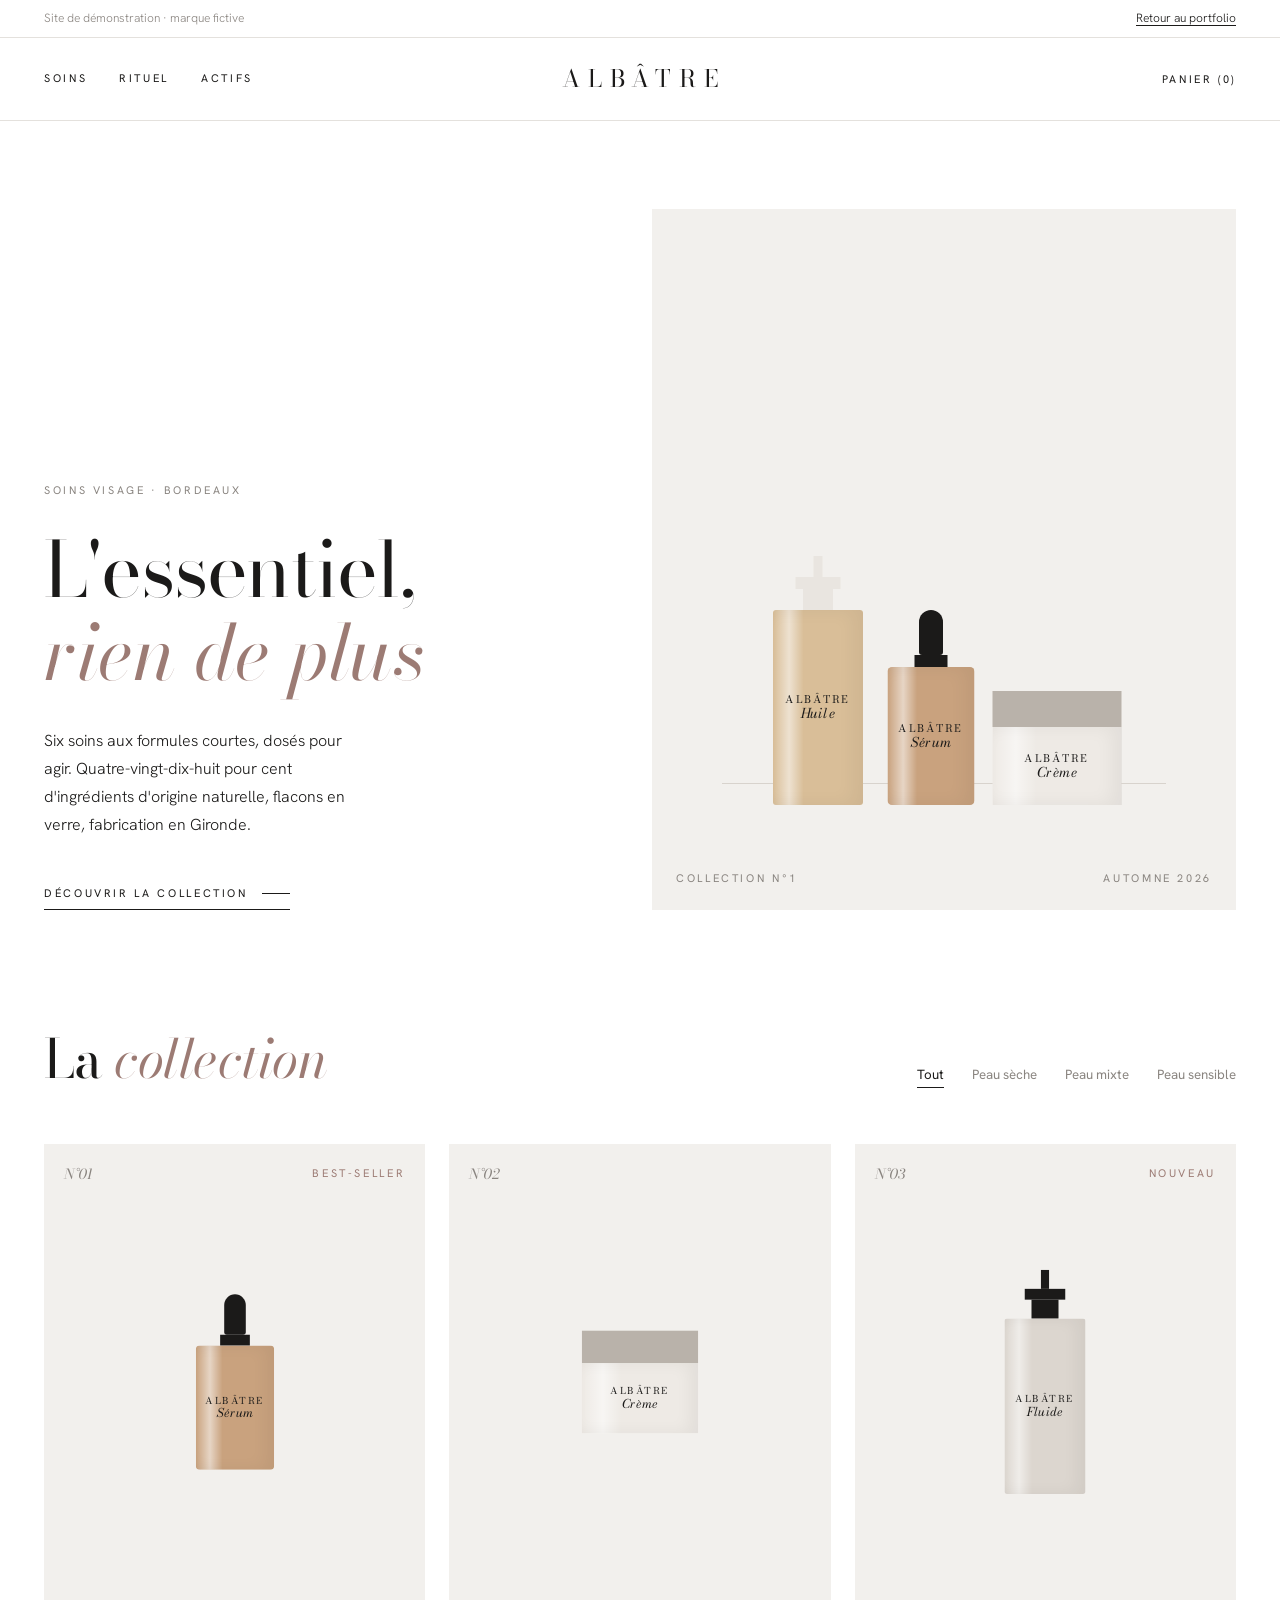
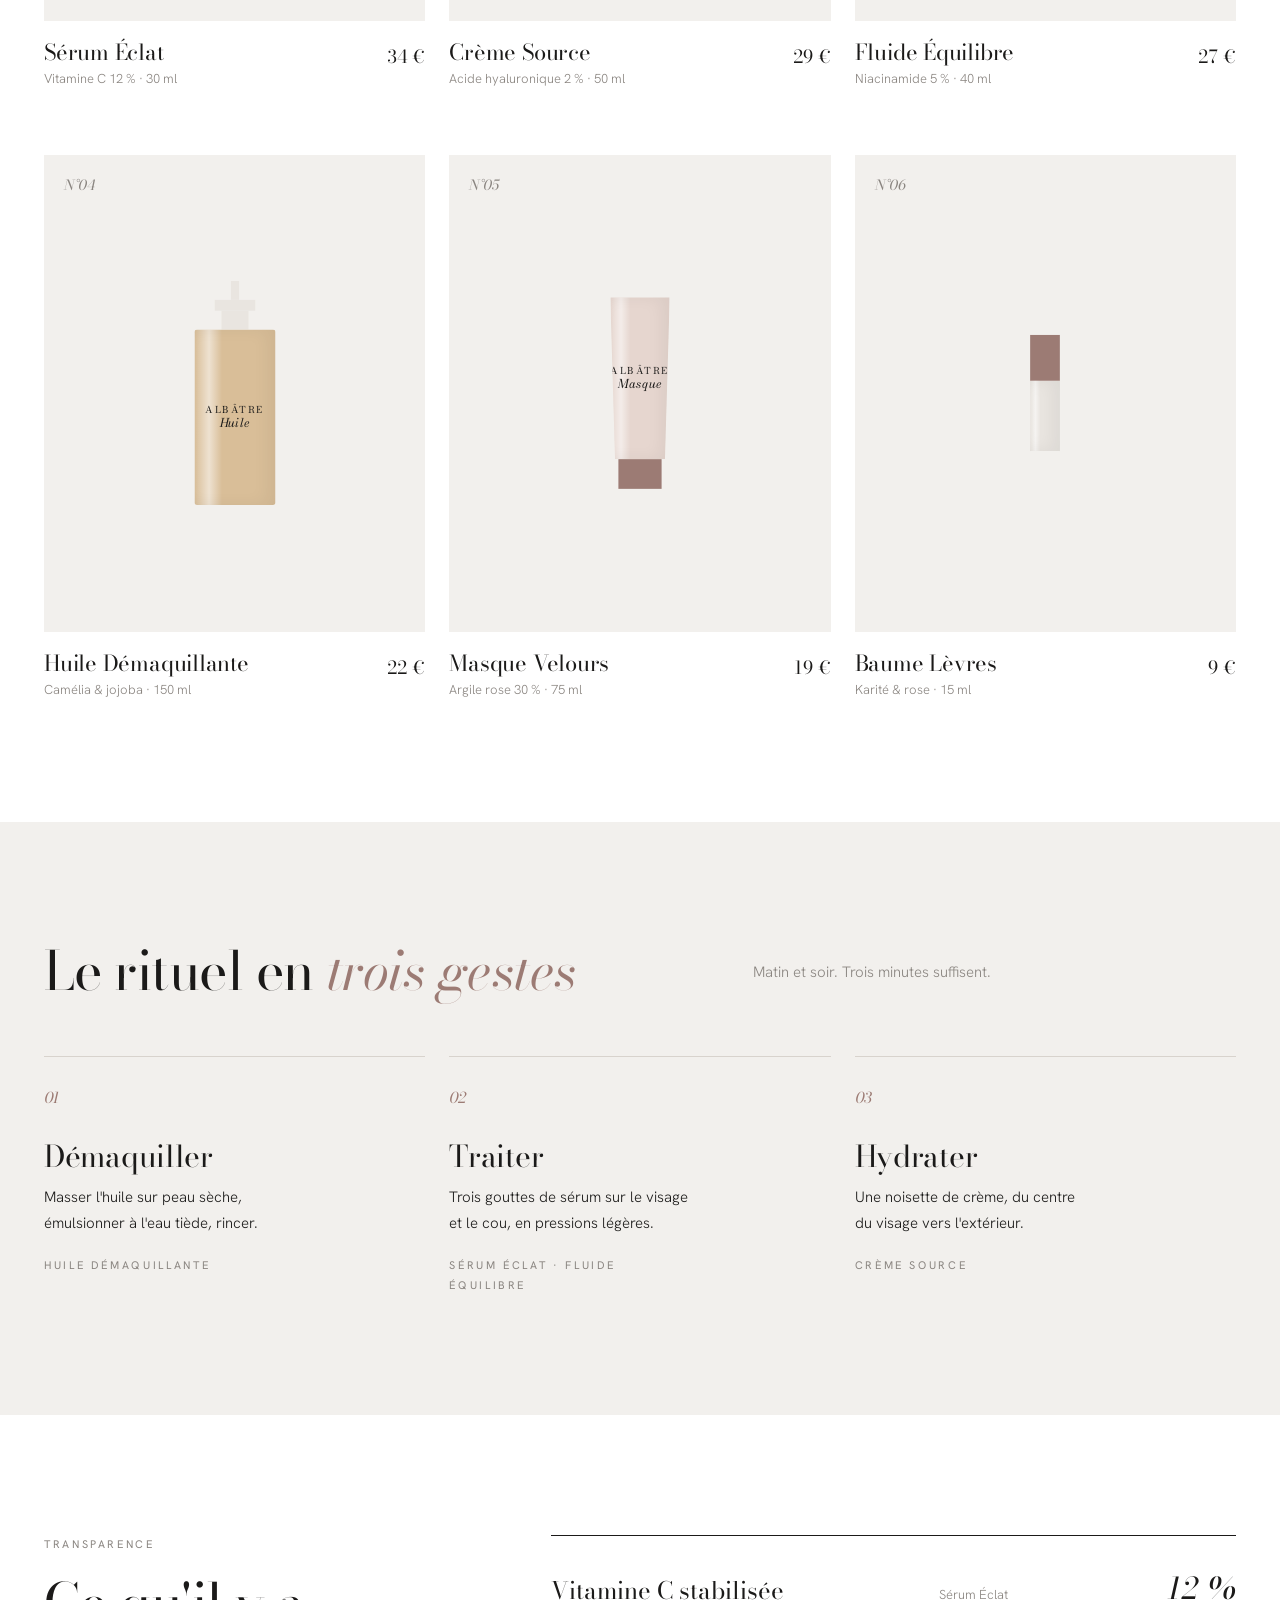
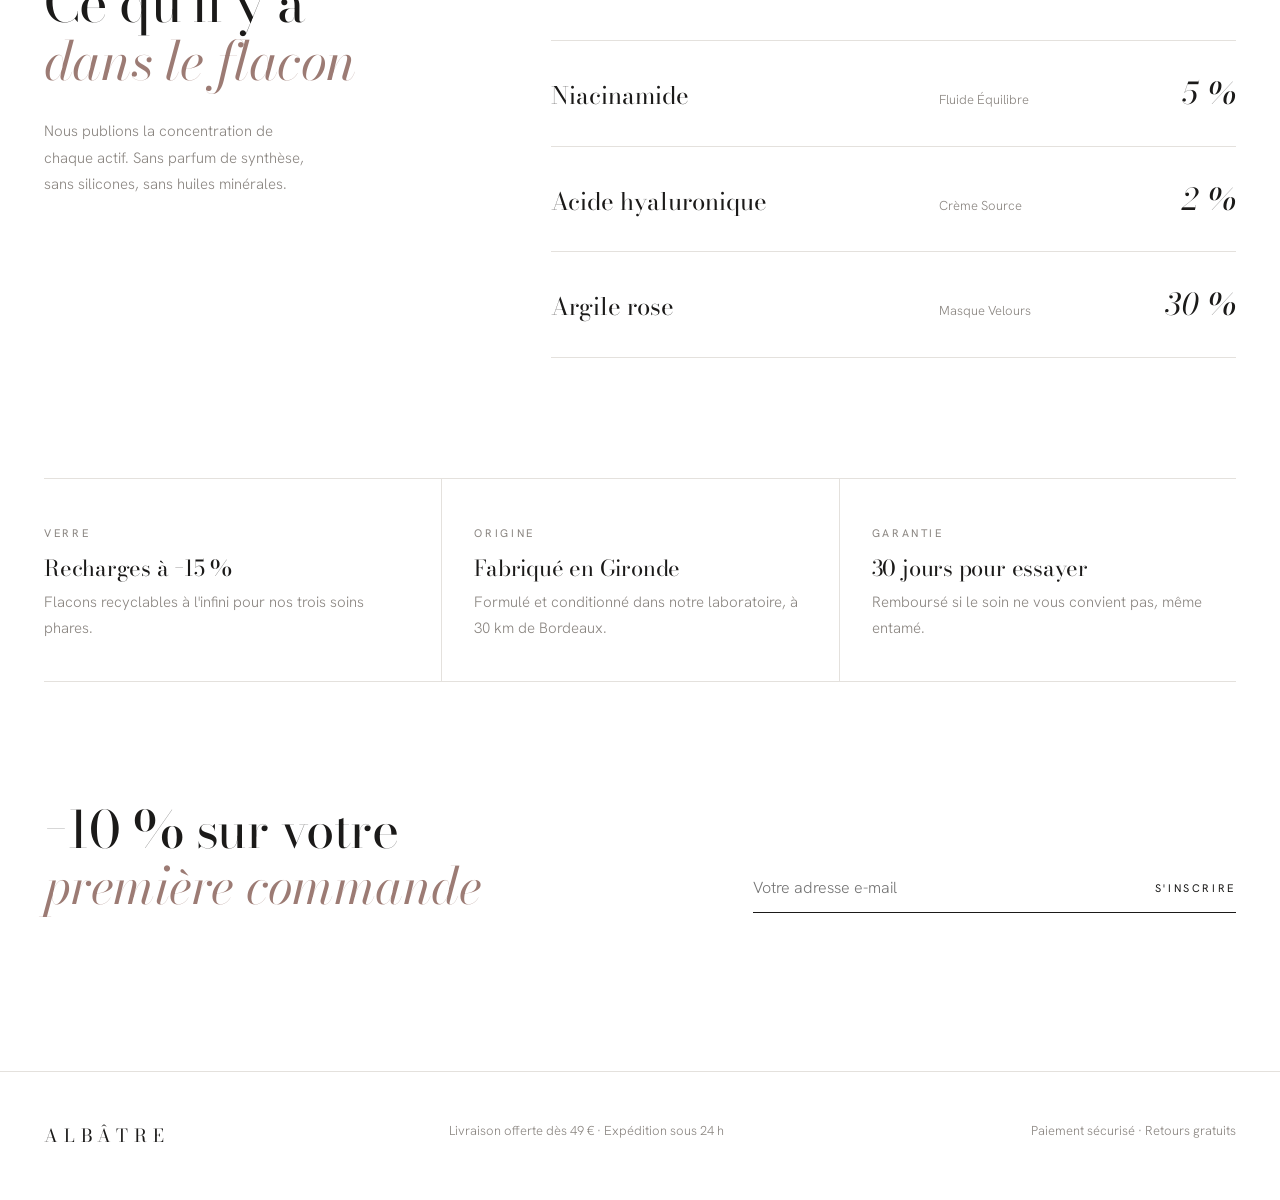
<file: studio-vitrine/cosmetique.html>
<!doctype html>
<html lang="fr">
<head>
<meta charset="utf-8">
<meta name="viewport" content="width=device-width, initial-scale=1, viewport-fit=cover">
<title>Maison Albâtre</title>
<link rel="stylesheet" href="fonts/cosmetique.css">
<style>
/* Layout : grille éditoriale à 12 colonnes, beaucoup de blanc, filets fins, aucun arrondi. Thème clair unique assumé. */
:root{
  --white:#FFFFFF; --stone:#F2F0ED; --ink:#1B1A19; --grey:#8A8580; --hair:#E4E1DD; --clay:#9C7B74;
  --serif:"Bodoni Moda","Didot","Times New Roman",serif; --sans:"Hanken Grotesk","Helvetica Neue",system-ui,sans-serif;
  color-scheme:light;
}
*{box-sizing:border-box}
html{scroll-behavior:smooth}
body{margin:0;background:var(--white);color:var(--ink);font:300 15px/1.75 var(--sans);-webkit-font-smoothing:antialiased}
a{color:inherit;text-decoration:none}
button{font-family:inherit;color:inherit}
.wrap{max-width:1240px;margin:0 auto;padding-left:max(24px,env(safe-area-inset-left,0px));padding-right:max(24px,env(safe-area-inset-right,0px))}
h1,h2,h3{font-family:var(--serif);font-weight:400;line-height:1.08;margin:0;text-wrap:balance;letter-spacing:-.01em}
:focus-visible{outline:1px solid var(--ink);outline-offset:4px}
.caps{font-size:11px;letter-spacing:.24em;text-transform:uppercase;font-weight:400}
.muted{color:var(--grey)}

.demo{border-bottom:1px solid var(--hair);font-size:12px;color:var(--grey)}
.demo .wrap{display:flex;justify-content:space-between;gap:12px;padding-block:8px;flex-wrap:wrap}
.demo a{color:var(--ink);text-decoration:underline;text-underline-offset:3px}

/* en-tête */
.top{position:sticky;top:env(safe-area-inset-top,0px);background:rgba(255,255,255,.94);backdrop-filter:blur(8px);z-index:10;border-bottom:1px solid var(--hair)}
.top .wrap{display:grid;grid-template-columns:1fr auto 1fr;align-items:center;padding-block:20px}
.menu{display:flex;gap:32px}
.logo{font-family:var(--serif);font-size:24px;letter-spacing:.32em;text-transform:uppercase;font-weight:400;text-align:center;padding-left:.32em}
.right{display:flex;justify-content:flex-end}
.bag{background:none;border:0;cursor:pointer;padding:0}
.menu a,.bag{transition:opacity .2s}
.menu a:hover,.bag:hover{opacity:.5}

/* héros */
.hero{display:grid;grid-template-columns:repeat(12,1fr);gap:24px;padding-block:88px 120px;align-items:end}
.hero .txt{grid-column:1/6}
.hero h1{font-size:clamp(46px,6vw,88px)}
.hero h1 i{font-style:italic;color:var(--clay)}
.hero p{max-width:34ch;margin:32px 0 40px;font-size:16px}
.link{display:inline-flex;gap:14px;align-items:center;padding-bottom:6px;border-bottom:1px solid var(--ink);background:none;border-top:0;border-left:0;border-right:0;cursor:pointer;padding-inline:0}
.link::after{content:"";width:28px;height:1px;background:currentColor;transition:width .3s}
.link:hover::after{width:44px}
.hero .visual{grid-column:7/13;background:var(--stone);aspect-ratio:5/6;position:relative;display:flex;align-items:flex-end;justify-content:center;gap:22px;padding-bottom:18%;max-width:100%}
.hero .visual .shelf{position:absolute;left:12%;right:12%;bottom:18%;height:1px;background:#D8D3CD}
.hero .legend{position:absolute;left:24px;bottom:22px;right:24px;display:flex;justify-content:space-between}

/* flacons */
.b{position:relative;display:flex;flex-direction:column;align-items:center;flex-shrink:0}
.b .cap{background:var(--capc,#1B1A19)}
.b .glass{background:linear-gradient(90deg,rgba(255,255,255,.0) 0,rgba(255,255,255,.55) 18%,rgba(255,255,255,0) 34%),var(--c,#E9E5E0);display:flex;align-items:center;justify-content:center;box-shadow:inset -6px 0 12px rgba(0,0,0,.05)}
.b .lab{font:400 7px/1.3 var(--serif);letter-spacing:.18em;text-transform:uppercase;text-align:center;color:var(--ink)}
.b .lab em{display:block;font-style:italic;font-size:9px;letter-spacing:.04em;text-transform:none}
.b.drop .cap{width:16px;height:30px;border-radius:8px 8px 2px 2px}
.b.drop .neck{width:22px;height:8px;background:var(--capc,#1B1A19)}
.b.drop .glass{width:58px;height:92px;border-radius:3px}
.b.pump .cap{width:6px;height:14px}
.b.pump .head{width:30px;height:8px;background:var(--capc,#1B1A19);margin-bottom:0}
.b.pump .neck{width:20px;height:14px;background:var(--capc,#1B1A19)}
.b.pump .glass{width:60px;height:130px;border-radius:2px}
.b.jar .cap{width:86px;height:24px}
.b.jar .glass{width:86px;height:52px}
.b.tube{flex-direction:column-reverse}
.b.tube .cap{width:32px;height:22px}
.b.tube .glass{width:44px;height:120px;clip-path:polygon(0 0,100% 0,92% 100%,8% 100%)}
.b.stick .cap{width:22px;height:34px}
.b.stick .glass{width:22px;height:52px}
.b.stick .lab{writing-mode:vertical-rl;font-size:6px}

section{padding-block:120px}
.sh{display:grid;grid-template-columns:repeat(12,1fr);gap:24px;margin-bottom:56px;align-items:end}
.sh h2{grid-column:1/7;font-size:clamp(36px,4.2vw,58px)}
.sh h2 i{color:var(--clay)}
.sh .aside{grid-column:8/13}

/* boutique */
.filters{display:flex;gap:28px;flex-wrap:wrap;justify-content:flex-end}
.filters button{background:none;border:0;padding:0 0 4px;cursor:pointer;color:var(--grey);border-bottom:1px solid transparent}
.filters button[aria-pressed="true"]{color:var(--ink);border-color:var(--ink)}
.grid{display:grid;grid-template-columns:repeat(3,1fr);gap:64px 24px}
.prod .pic{background:var(--stone);aspect-ratio:4/5;display:flex;align-items:center;justify-content:center;position:relative;overflow:hidden;max-width:100%}
.prod .pic .b{transform:scale(1.35);transition:transform .6s cubic-bezier(.2,.7,.2,1)}
.prod:hover .pic .b{transform:scale(1.45)}
.prod .num{position:absolute;top:18px;left:20px;font-family:var(--serif);font-style:italic;font-size:14px;color:var(--grey)}
.prod .flag{position:absolute;top:20px;right:20px;color:var(--clay)}
.prod .quick{position:absolute;left:0;right:0;bottom:0;background:var(--ink);color:var(--white);border:0;padding:16px;cursor:pointer;transform:translateY(100%);transition:transform .35s ease}
.prod:hover .quick,.prod .quick:focus-visible{transform:none}
.prod .info{display:flex;justify-content:space-between;gap:16px;padding-top:20px}
.prod h3{font-size:22px}
.prod .meta{margin:4px 0 0;color:var(--grey);font-size:13px}
.prod .price{font-family:var(--serif);font-size:18px;white-space:nowrap;font-variant-numeric:tabular-nums}
.prod .mobileadd{display:none;margin-top:14px}

/* rituel */
.ritual{background:var(--stone)}
.steps{list-style:none;margin:0;padding:0;display:grid;grid-template-columns:repeat(3,1fr);gap:24px;counter-reset:r}
.steps li{counter-increment:r;border-top:1px solid #D8D3CD;padding-top:28px}
.steps li::before{content:"0" counter(r);font-family:var(--serif);font-style:italic;font-size:15px;color:var(--clay);display:block;margin-bottom:28px}
.steps h3{font-size:30px;margin-bottom:12px}
.steps p{margin:0;max-width:30ch}
.steps .use{margin-top:20px;color:var(--grey)}

/* actifs */
.actifs{display:grid;grid-template-columns:repeat(12,1fr);gap:24px}
.actifs .intro{grid-column:1/5}
.actifs .intro h2{font-size:clamp(36px,4.2vw,58px)}
.actifs .intro p{margin:28px 0 0;max-width:34ch}
.actifs table{grid-column:6/13;width:100%;border-collapse:collapse}
.actifs td{padding:26px 0;border-bottom:1px solid var(--hair);vertical-align:baseline}
.actifs tr:first-child td{border-top:1px solid var(--ink)}
.actifs td:first-child{font-family:var(--serif);font-size:24px}
.actifs td:nth-child(2){color:var(--grey);font-size:13px;padding-inline:16px}
.actifs td:last-child{text-align:right;font-family:var(--serif);font-size:30px;font-style:italic;font-variant-numeric:tabular-nums}

/* engagements */
.pledges{display:grid;grid-template-columns:repeat(3,1fr);border-top:1px solid var(--hair);border-bottom:1px solid var(--hair)}
.pledges div{padding:40px 32px 40px 0}
.pledges div+div{border-left:1px solid var(--hair);padding-left:32px}
.pledges h3{font-size:22px;margin:12px 0 8px}
.pledges p{margin:0;color:var(--grey)}

/* newsletter */
.letter{text-align:left;display:grid;grid-template-columns:repeat(12,1fr);gap:24px;align-items:end}
.letter h2{grid-column:1/7;font-size:clamp(34px,4vw,54px)}
.letter h2 i{color:var(--clay)}
.letter form{grid-column:8/13;display:flex;border-bottom:1px solid var(--ink)}
.letter input{flex:1;border:0;background:none;padding:14px 0;font:300 16px var(--sans);min-width:0;outline-offset:6px}
.letter button{background:none;border:0;cursor:pointer;padding:0 0 0 16px}
.letter .msg{grid-column:8/13;color:var(--clay);min-height:22px;margin-top:-8px}

footer{border-top:1px solid var(--hair);padding-block:48px;color:var(--grey);font-size:13px}
footer .wrap{display:grid;grid-template-columns:1fr 1fr 1fr;gap:24px}
footer .logo{text-align:left;font-size:18px;color:var(--ink);padding-left:0}
footer .end{text-align:right}

/* panier */
.scrim{position:fixed;inset:0;background:rgba(27,26,25,.28);z-index:20}
.drawer{position:fixed;top:0;right:0;bottom:0;width:min(440px,100%);background:var(--white);z-index:21;display:flex;flex-direction:column;padding:calc(32px + env(safe-area-inset-top,0px)) max(32px,env(safe-area-inset-right,0px)) calc(32px + env(safe-area-inset-bottom,0px)) 32px;transform:translateX(100%);transition:transform .45s cubic-bezier(.2,.7,.2,1);visibility:hidden}
.drawer.open{transform:none;visibility:visible}
.drawer header{display:flex;justify-content:space-between;align-items:baseline;border-bottom:1px solid var(--hair);padding-bottom:20px}
.drawer h2{font-size:28px}
.close{background:none;border:0;cursor:pointer;padding:0}
.free{padding:20px 0;font-size:13px}
.track{height:1px;background:var(--hair);margin-top:12px}
.track i{display:block;height:1px;background:var(--ink);width:0;transition:width .4s}
.lines{flex:1;overflow:auto;list-style:none;margin:0;padding:0}
.lines li{display:grid;grid-template-columns:64px 1fr auto;gap:4px 18px;padding:20px 0;border-bottom:1px solid var(--hair);align-items:center}
.lines .th{grid-row:1/3;background:var(--stone);height:80px;display:flex;align-items:center;justify-content:center;overflow:hidden}
.lines .th .b{transform:scale(.55)}
.lines .n{font-family:var(--serif);font-size:18px}
.lines .pr{grid-row:1/3;grid-column:3;font-family:var(--serif);font-variant-numeric:tabular-nums}
.qty{display:flex;gap:14px;align-items:center;font-size:13px;color:var(--grey)}
.qty button{background:none;border:0;cursor:pointer;padding:2px 4px;font-size:15px}
.empty{color:var(--grey);padding:32px 0;display:block!important}
.total{display:flex;justify-content:space-between;padding:22px 0;font-family:var(--serif);font-size:20px}
.checkout{background:var(--ink);color:var(--white);border:0;padding:18px;cursor:pointer;width:100%}
.checkout:hover{background:#3A3836}
.done{color:var(--clay);font-size:13px;min-height:22px;margin-top:12px}

@media (max-width:900px){
  .hero{padding-block:48px 80px}
  .hero .txt,.hero .visual{grid-column:1/-1}
  .hero .visual{order:-1;aspect-ratio:4/3}
  .sh h2,.sh .aside,.actifs .intro,.actifs table,.letter h2,.letter form,.letter .msg{grid-column:1/-1}
  .filters{justify-content:flex-start}
  .grid{grid-template-columns:1fr 1fr;gap:48px 16px}
  .steps,.pledges{grid-template-columns:1fr}
  .pledges div+div{border-left:0;border-top:1px solid var(--hair);padding-left:0}
  .menu{display:none}
  .top .wrap{grid-template-columns:auto 1fr}
  .logo{text-align:left;padding-left:0;font-size:20px}
  section{padding-block:80px}
  footer .wrap{grid-template-columns:1fr}
  footer .end{text-align:left}
  .prod .quick{display:none}
  .prod .mobileadd{display:inline-flex}
}
@media (max-width:540px){.grid{grid-template-columns:1fr}.actifs td:nth-child(2){display:none}}
@media (prefers-reduced-motion:reduce){*{transition:none!important;scroll-behavior:auto!important}}
</style>
<link rel="stylesheet" href="touch.css">
</head>
<body>
<div class="demo"><div class="wrap"><span>Site de démonstration · marque fictive</span><a href="index.html">Retour au portfolio</a></div></div>

<header class="top"><div class="wrap">
  <nav class="menu caps" aria-label="Navigation principale"><a href="#boutique">Soins</a><a href="#rituel">Rituel</a><a href="#actifs">Actifs</a></nav>
  <a class="logo" href="#">Albâtre</a>
  <div class="right"><button class="bag caps" id="openCart">Panier (<span id="count">0</span>)</button></div>
</div></header>

<main>
<div class="wrap hero">
  <div class="txt">
    <div class="caps muted">Soins visage · Bordeaux</div>
    <h1 style="margin-top:28px">L'essentiel, <i>rien de plus</i></h1>
    <p>Six soins aux formules courtes, dosés pour agir. Quatre-vingt-dix-huit pour cent d'ingrédients d'origine naturelle, flacons en verre, fabrication en Gironde.</p>
    <a class="link caps" href="#boutique">Découvrir la collection</a>
  </div>
  <div class="visual" aria-hidden="true">
    <div class="shelf"></div>
    <div id="heroBottles" style="display:flex;align-items:flex-end;gap:22px;position:relative"></div>
    <div class="legend caps muted"><span>Collection N°1</span><span>Automne 2026</span></div>
  </div>
</div>

<section id="boutique" style="padding-top:0"><div class="wrap">
  <div class="sh">
    <h2>La <i>collection</i></h2>
    <div class="aside filters caps" role="group" aria-label="Filtrer par type de peau">
      <button aria-pressed="true" data-f="all">Tout</button>
      <button aria-pressed="false" data-f="seche">Peau sèche</button>
      <button aria-pressed="false" data-f="mixte">Peau mixte</button>
      <button aria-pressed="false" data-f="sensible">Peau sensible</button>
    </div>
  </div>
  <div class="grid" id="grid"></div>
</div></section>

<section class="ritual" id="rituel"><div class="wrap">
  <div class="sh"><h2>Le rituel en <i>trois gestes</i></h2><p class="aside muted">Matin et soir. Trois minutes suffisent.</p></div>
  <ol class="steps">
    <li><h3>Démaquiller</h3><p>Masser l'huile sur peau sèche, émulsionner à l'eau tiède, rincer.</p><p class="use caps">Huile Démaquillante</p></li>
    <li><h3>Traiter</h3><p>Trois gouttes de sérum sur le visage et le cou, en pressions légères.</p><p class="use caps">Sérum Éclat · Fluide Équilibre</p></li>
    <li><h3>Hydrater</h3><p>Une noisette de crème, du centre du visage vers l'extérieur.</p><p class="use caps">Crème Source</p></li>
  </ol>
</div></section>

<section id="actifs"><div class="wrap actifs">
  <div class="intro">
    <div class="caps muted">Transparence</div>
    <h2 style="margin-top:20px">Ce qu'il y a <i style="color:var(--clay)">dans le flacon</i></h2>
    <p class="muted">Nous publions la concentration de chaque actif. Sans parfum de synthèse, sans silicones, sans huiles minérales.</p>
  </div>
  <table>
    <tr><td>Vitamine C stabilisée</td><td>Sérum Éclat</td><td>12 %</td></tr>
    <tr><td>Niacinamide</td><td>Fluide Équilibre</td><td>5 %</td></tr>
    <tr><td>Acide hyaluronique</td><td>Crème Source</td><td>2 %</td></tr>
    <tr><td>Argile rose</td><td>Masque Velours</td><td>30 %</td></tr>
  </table>
</div></section>

<div class="wrap"><div class="pledges">
  <div><span class="caps muted">Verre</span><h3>Recharges à −15 %</h3><p>Flacons recyclables à l'infini pour nos trois soins phares.</p></div>
  <div><span class="caps muted">Origine</span><h3>Fabriqué en Gironde</h3><p>Formulé et conditionné dans notre laboratoire, à 30 km de Bordeaux.</p></div>
  <div><span class="caps muted">Garantie</span><h3>30 jours pour essayer</h3><p>Remboursé si le soin ne vous convient pas, même entamé.</p></div>
</div></div>

<section><div class="wrap letter">
  <h2>−10 % sur votre <i>première commande</i></h2>
  <form id="newsForm"><label for="email" hidden>Adresse e-mail</label><input id="email" type="email" placeholder="Votre adresse e-mail" required><button class="caps" type="submit">S'inscrire</button></form>
  <div class="msg" id="newsMsg" aria-live="polite"></div>
</div></section>
</main>

<footer><div class="wrap">
  <span class="logo">Albâtre</span>
  <span>Livraison offerte dès 49 € · Expédition sous 24 h</span>
  <span class="end">Paiement sécurisé · Retours gratuits</span>
</div></footer>

<div class="scrim" id="scrim" hidden></div>
<aside class="drawer" id="drawer" aria-label="Panier" aria-hidden="true">
  <header><h2>Panier</h2><button class="close caps" id="closeCart">Fermer</button></header>
  <div class="free"><span id="freeText"></span><div class="track"><i id="freeTrack"></i></div></div>
  <ul class="lines" id="lines"></ul>
  <div class="total"><span>Sous-total</span><span id="subtotal">0,00 €</span></div>
  <button class="checkout caps" id="checkout">Commander</button>
  <div class="done" id="done" aria-live="polite"></div>
</aside>

<script>
const P=[
  {id:1,n:"Sérum Éclat",m:"Vitamine C 12 % · 30 ml",p:34,skin:["mixte","seche"],shape:"drop",c:"#C9A27E",cap:"#1B1A19",flag:"Best-seller"},
  {id:2,n:"Crème Source",m:"Acide hyaluronique 2 % · 50 ml",p:29,skin:["seche","sensible"],shape:"jar",c:"#EEEAE5",cap:"#B9B2AA"},
  {id:3,n:"Fluide Équilibre",m:"Niacinamide 5 % · 40 ml",p:27,skin:["mixte"],shape:"pump",c:"#DCD6CF",cap:"#1B1A19",flag:"Nouveau"},
  {id:4,n:"Huile Démaquillante",m:"Camélia & jojoba · 150 ml",p:22,skin:["seche","sensible","mixte"],shape:"pump",c:"#D9BE98",cap:"#E9E5E0"},
  {id:5,n:"Masque Velours",m:"Argile rose 30 % · 75 ml",p:19,skin:["mixte","sensible"],shape:"tube",c:"#E6D6CF",cap:"#9C7B74"},
  {id:6,n:"Baume Lèvres",m:"Karité & rose · 15 ml",p:9,skin:["seche","sensible","mixte"],shape:"stick",c:"#E9E5E0",cap:"#9C7B74"}
];
const fmt=v=>v.toFixed(2).replace('.',',')+' €';
const bottle=x=>{
  const lab=`<span class="lab">Albâtre<em>${x.n.split(' ')[0]}</em></span>`;
  const extra=x.shape==='drop'?'<div class="neck"></div>':x.shape==='pump'?'<div class="head"></div><div class="neck"></div>':'';
  return `<div class="b ${x.shape}" style="--c:${x.c};--capc:${x.cap}"><div class="cap"></div>${extra}<div class="glass">${x.shape==='stick'?'':lab}</div></div>`;
};
document.getElementById('heroBottles').innerHTML=[P[3],P[0],P[1]].map(x=>`<div style="transform:scale(1.5);transform-origin:bottom;margin:0 16px">${bottle(x)}</div>`).join('');
const grid=document.getElementById('grid');
P.forEach((x,i)=>{
  const el=document.createElement('article');el.className='prod';el.dataset.skin=x.skin.join(' ');
  el.innerHTML=`<div class="pic"><span class="num">N°0${i+1}</span>${x.flag?`<span class="flag caps">${x.flag}</span>`:''}${bottle(x)}<button class="quick caps" data-id="${x.id}">Ajouter au panier</button></div>
  <div class="info"><div><h3>${x.n}</h3><p class="meta">${x.m}</p></div><span class="price">${x.p} €</span></div>
  <button class="link caps mobileadd" data-id="${x.id}">Ajouter</button>`;
  grid.appendChild(el);
});
document.querySelectorAll('.filters button').forEach(b=>b.addEventListener('click',()=>{
  document.querySelectorAll('.filters button').forEach(o=>o.setAttribute('aria-pressed',o===b));
  grid.querySelectorAll('.prod').forEach(el=>el.hidden=!(b.dataset.f==='all'||el.dataset.skin.includes(b.dataset.f)));
}));
let cart={};try{cart=JSON.parse(localStorage.getItem('albatre-cart')||'{}')}catch(e){}
const drawer=document.getElementById('drawer'),scrim=document.getElementById('scrim');
function openCart(){drawer.classList.add('open');drawer.setAttribute('aria-hidden','false');scrim.hidden=false;document.getElementById('closeCart').focus()}
function closeCart(){drawer.classList.remove('open');drawer.setAttribute('aria-hidden','true');scrim.hidden=true}
document.getElementById('openCart').onclick=openCart;document.getElementById('closeCart').onclick=closeCart;scrim.onclick=closeCart;
document.addEventListener('keydown',e=>{if(e.key==='Escape')closeCart()});
grid.addEventListener('click',e=>{const b=e.target.closest('[data-id]');if(!b)return;cart[b.dataset.id]=(cart[b.dataset.id]||0)+1;render();openCart()});
function render(){
  const ul=document.getElementById('lines');ul.innerHTML='';let sum=0,n=0;
  Object.entries(cart).forEach(([id,q])=>{if(q<1)return;const x=P.find(p=>p.id==id);if(!x)return;sum+=x.p*q;n+=q;
    const li=document.createElement('li');
    li.innerHTML=`<div class="th">${bottle(x)}</div><span class="n">${x.n}</span><span class="pr">${fmt(x.p*q)}</span><span class="qty"><button data-d="-1" data-id="${id}" aria-label="Retirer un ${x.n}">−</button>${q}<button data-d="1" data-id="${id}" aria-label="Ajouter un ${x.n}">+</button></span>`;
    ul.appendChild(li)});
  if(!n)ul.innerHTML='<li class="empty">Votre panier est vide.</li>';
  document.getElementById('count').textContent=n;
  document.getElementById('subtotal').textContent=fmt(sum);
  const left=49-sum;
  document.getElementById('freeText').textContent=left>0?`Encore ${fmt(left)} pour la livraison offerte`:'La livraison vous est offerte';
  document.getElementById('freeTrack').style.width=Math.min(100,sum/49*100)+'%';
  try{localStorage.setItem('albatre-cart',JSON.stringify(cart))}catch(e){}
}
document.getElementById('lines').addEventListener('click',e=>{const b=e.target.closest('button');if(!b)return;cart[b.dataset.id]=Math.max(0,cart[b.dataset.id]+ +b.dataset.d);render()});
document.getElementById('checkout').onclick=()=>{document.getElementById('done').textContent='Démo : ici, le client serait redirigé vers le paiement sécurisé.'};
document.getElementById('newsForm').addEventListener('submit',e=>{e.preventDefault();document.getElementById('newsMsg').textContent='Démo : le code BIENVENUE10 serait envoyé par e-mail.'});
render();
</script>
</body>
</html>
</file>
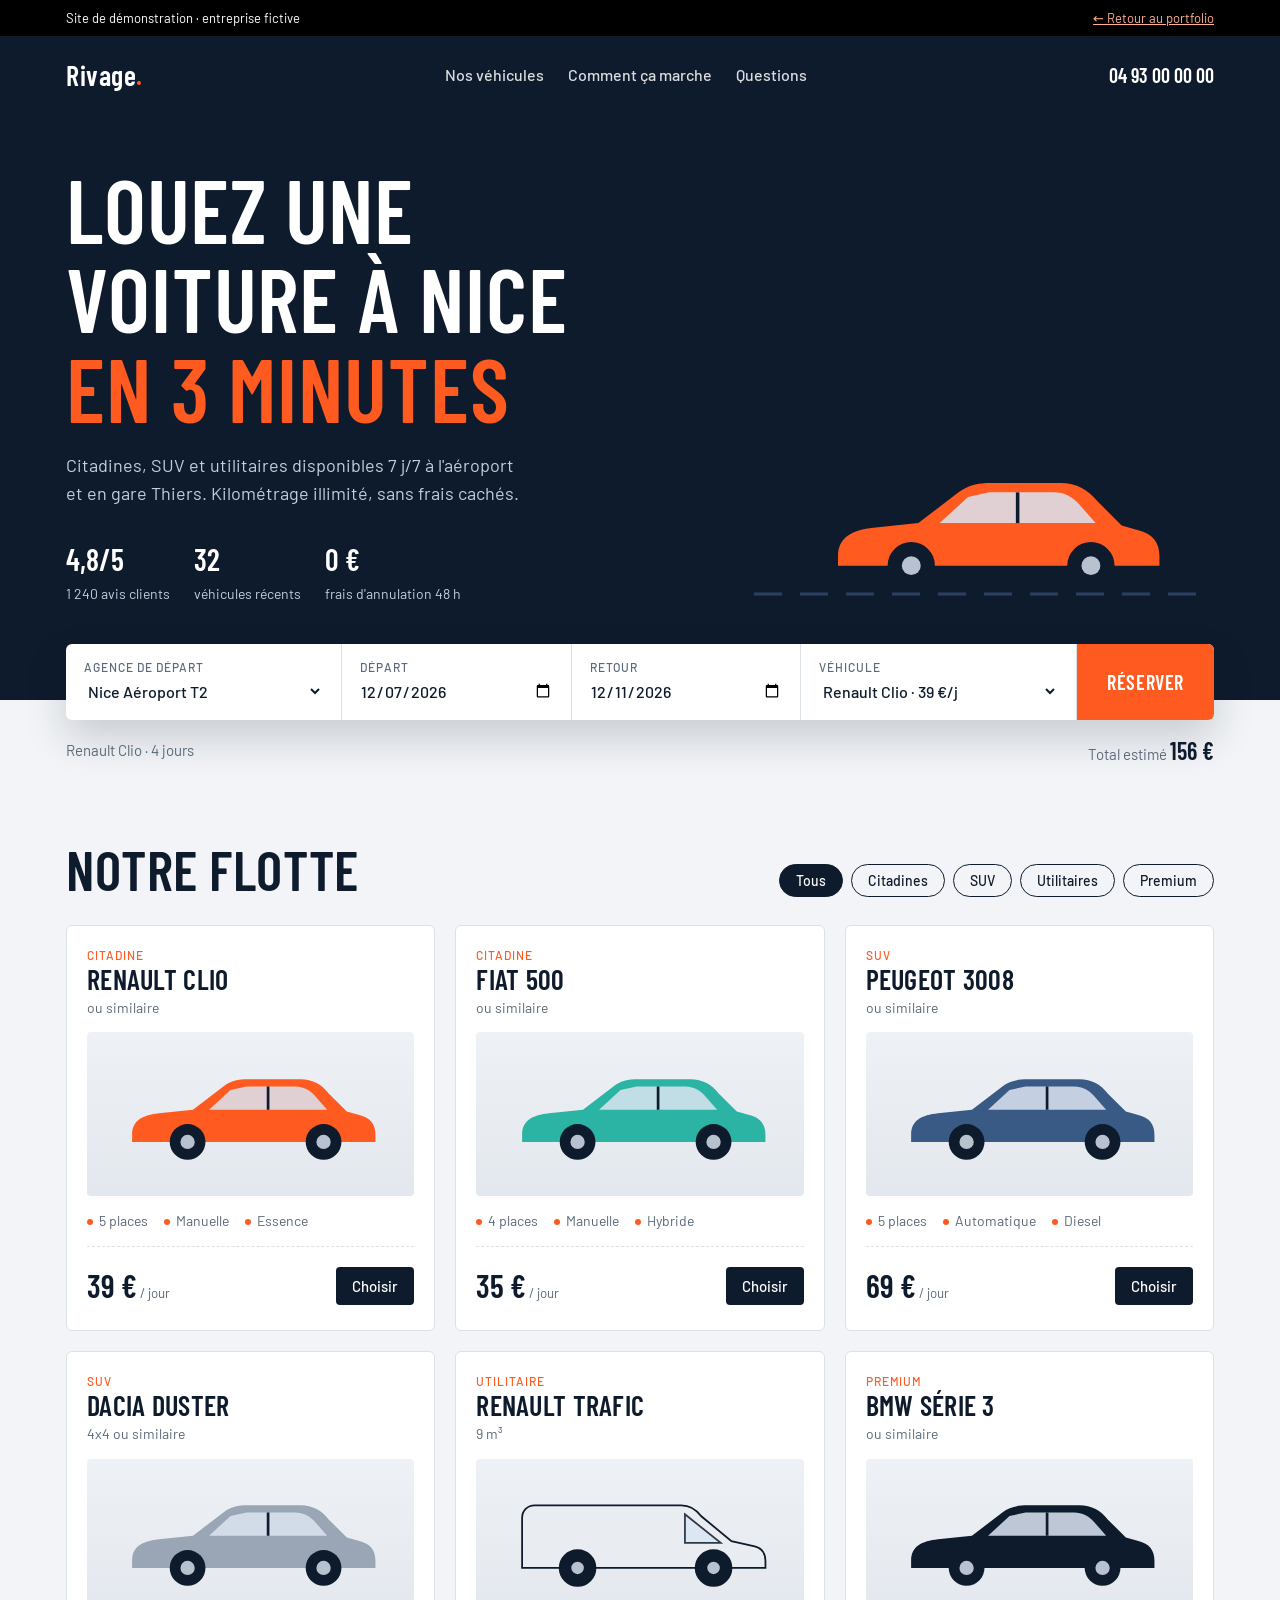
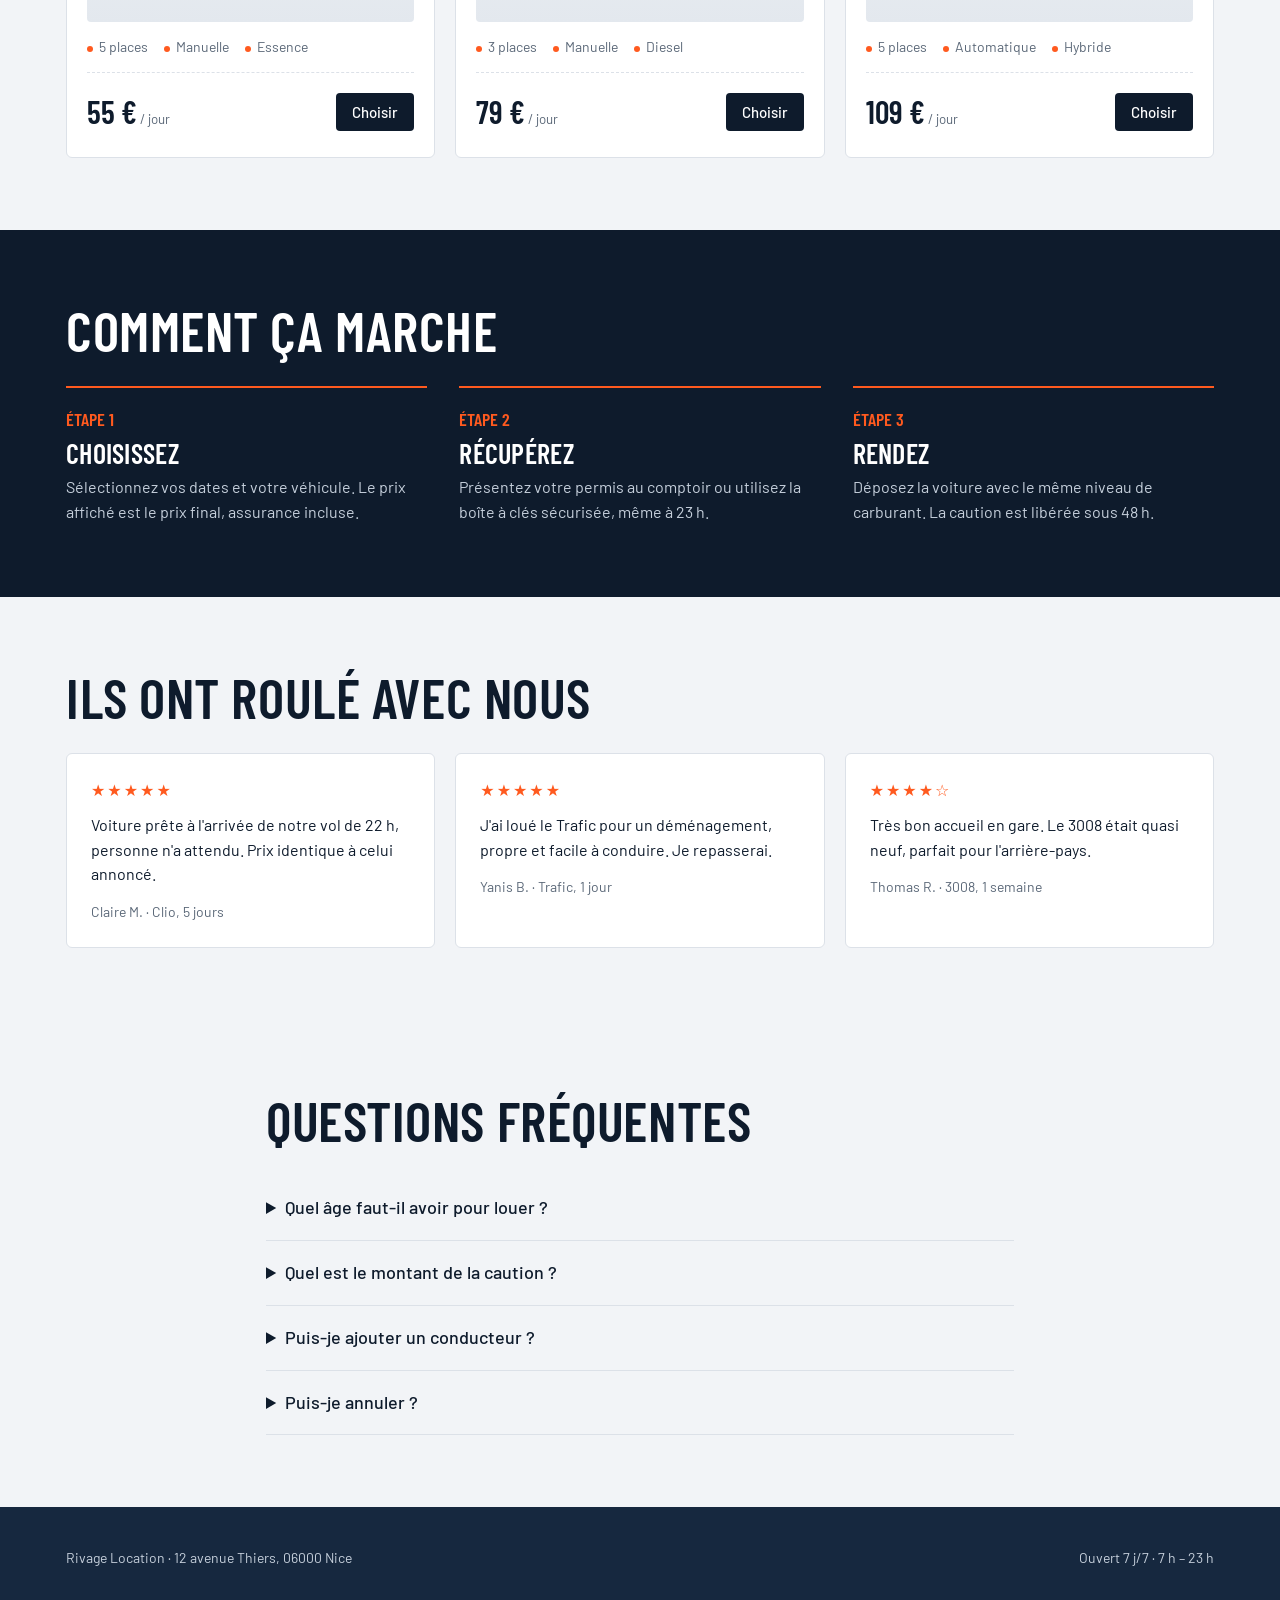
<file: studio-vitrine/location-auto.html>
<!doctype html>
<html lang="fr">
<head>
<meta charset="utf-8">
<meta name="viewport" content="width=device-width, initial-scale=1, viewport-fit=cover">
<title>Rivage Location</title>
<link rel="stylesheet" href="fonts/location-auto.css">
<style>
/* Layout : bandeau héros navy avec widget de réservation qui chevauche, puis flotte en grille filtrable. Thème unique assumé. */
:root{
  --navy:#0E1B2C; --navy-2:#16283F; --paper:#F2F4F7; --white:#FFFFFF;
  --signal:#FF5A1F; --ink:#0E1B2C; --muted:#5B6878; --line:#DCE1E8;
  --display:"Barlow Condensed","Arial Narrow",sans-serif; --body:"Barlow",system-ui,sans-serif;
  color-scheme:light;
}
*{box-sizing:border-box}
html{scroll-behavior:smooth}
body{margin:0;background:var(--paper);color:var(--ink);font:400 16px/1.55 var(--body)}
img,svg{max-width:100%}
a{color:inherit}
.wrap{max-width:1180px;margin:0 auto;padding-left:max(16px,env(safe-area-inset-left,0px));padding-right:max(16px,env(safe-area-inset-right,0px))}
.demo{background:#000;color:#fff;font-size:13px}
.demo .wrap{display:flex;justify-content:space-between;gap:12px;padding-block:8px;flex-wrap:wrap}
.demo a{color:#FFB08F}
h1,h2,h3{font-family:var(--display);text-transform:uppercase;letter-spacing:.01em;line-height:1;margin:0;text-wrap:balance}
:focus-visible{outline:3px solid var(--signal);outline-offset:2px}

header.top{background:var(--navy);color:var(--white)}
nav .wrap{display:flex;align-items:center;justify-content:space-between;padding-block:18px;gap:16px}
.logo{font-family:var(--display);font-weight:800;font-size:28px;letter-spacing:.02em;text-decoration:none}
.logo span{color:var(--signal)}
.links{display:flex;gap:24px;font-weight:500}
.links a{text-decoration:none;opacity:.85}
.links a:hover{opacity:1}
.tel{font-family:var(--display);font-size:20px;font-weight:700;white-space:nowrap}

.hero .wrap{display:grid;grid-template-columns:1.1fr .9fr;gap:40px;align-items:end;padding-block:48px 96px}
.hero h1{font-size:clamp(48px,7vw,92px);font-weight:800}
.hero h1 em{font-style:normal;color:var(--signal)}
.hero p{max-width:46ch;color:#C5CFDB;font-size:18px;margin:20px 0 0}
.road{position:relative;height:150px}
.road svg{position:absolute;bottom:0;right:0;width:100%;max-width:460px}
.badges{display:flex;gap:24px;margin-top:28px;flex-wrap:wrap}
.badges div{font-size:14px;color:#C5CFDB}
.badges b{display:block;font-family:var(--display);font-size:30px;color:var(--white)}

.book{margin-top:-56px;position:relative;z-index:2}
.book form{background:var(--white);border-radius:6px;box-shadow:0 18px 40px rgba(14,27,44,.18);display:grid;grid-template-columns:1.2fr 1fr 1fr 1.2fr auto;gap:0;overflow:hidden}
.field{padding:14px 18px;border-right:1px solid var(--line);min-width:0}
.field label{display:block;font-size:12px;text-transform:uppercase;letter-spacing:.08em;color:var(--muted);font-weight:600}
.field select,.field input{width:100%;border:0;font:600 16px var(--body);color:var(--ink);background:transparent;padding:4px 0;min-width:0}
.go{background:var(--signal);color:#fff;border:0;font:700 20px var(--display);text-transform:uppercase;padding:0 30px;cursor:pointer;letter-spacing:.03em}
.go:hover{background:#E84A12}
.quote{display:flex;justify-content:space-between;align-items:center;gap:12px;flex-wrap:wrap;margin-top:12px;font-size:15px;color:var(--muted);min-height:28px}
.quote strong{color:var(--ink);font-family:var(--display);font-size:24px}

section{padding-block:72px}
.head{display:flex;justify-content:space-between;align-items:end;gap:20px;flex-wrap:wrap;margin-bottom:28px}
.head h2{font-size:clamp(36px,5vw,56px);font-weight:800}
.chips{display:flex;gap:8px;flex-wrap:wrap}
.chip{border:1.5px solid var(--navy);background:transparent;border-radius:999px;padding:7px 16px;font:600 14px var(--body);cursor:pointer;color:var(--ink)}
.chip[aria-pressed="true"]{background:var(--navy);color:#fff}

.fleet{display:grid;grid-template-columns:repeat(3,1fr);gap:20px}
.car{background:var(--white);border-radius:6px;padding:20px;display:flex;flex-direction:column;gap:14px;border:1px solid var(--line);transition:transform .2s,box-shadow .2s}
.car:hover{transform:translateY(-3px);box-shadow:0 12px 30px rgba(14,27,44,.10)}
.car .cat{font-size:12px;font-weight:600;text-transform:uppercase;letter-spacing:.08em;color:var(--signal)}
.car h3{font-size:28px}
.car .sub{color:var(--muted);font-size:14px;margin:4px 0 0}
.car .pic{background:linear-gradient(180deg,#EEF1F5,#E3E8EE);border-radius:4px;aspect-ratio:16/8;display:grid;place-items:center;max-width:100%}
.car .pic svg{width:82%}
.specs{display:flex;gap:16px;font-size:14px;color:var(--muted);flex-wrap:wrap}
.specs span::before{content:"";display:inline-block;width:6px;height:6px;background:var(--signal);border-radius:50%;margin-right:6px;vertical-align:middle}
.price{display:flex;justify-content:space-between;align-items:center;margin-top:auto;padding-top:14px;border-top:1px dashed var(--line)}
.price b{font-family:var(--display);font-size:32px}
.price small{color:var(--muted)}
.pick{background:var(--navy);color:#fff;border:0;border-radius:4px;padding:10px 16px;font:600 15px var(--body);cursor:pointer}
.pick:hover{background:var(--signal)}

.steps{background:var(--navy);color:#fff}
.steps ol{list-style:none;padding:0;margin:0;display:grid;grid-template-columns:repeat(3,1fr);gap:32px;counter-reset:s}
.steps li{counter-increment:s;border-top:2px solid var(--signal);padding-top:18px}
.steps li::before{content:"Étape " counter(s);font-family:var(--display);color:var(--signal);font-size:18px;text-transform:uppercase}
.steps h3{font-size:28px;margin:6px 0 8px}
.steps p{color:#C5CFDB;margin:0}

.reviews{display:grid;grid-template-columns:repeat(3,1fr);gap:20px}
.review{background:var(--white);padding:24px;border-radius:6px;border:1px solid var(--line)}
.stars{color:var(--signal);letter-spacing:2px}
.review p{margin:10px 0 14px}
.review footer{font-size:14px;color:var(--muted)}

.faq{max-width:780px}
details{border-bottom:1px solid var(--line);padding:18px 0}
summary{cursor:pointer;font-weight:600;font-size:18px}
details p{color:var(--muted);margin:10px 0 0}

footer.site{background:var(--navy-2);color:#C5CFDB;padding-block:40px;font-size:14px}
footer.site .wrap{display:flex;justify-content:space-between;gap:20px;flex-wrap:wrap}

@media (max-width:900px){
  .hero .wrap{grid-template-columns:1fr;padding-block:32px 90px}
  .road{display:none}
  .book form{grid-template-columns:1fr 1fr}
  .field:nth-child(2n){border-right:0}
  .field{border-bottom:1px solid var(--line)}
  .go{grid-column:1/-1;padding:16px}
  .fleet,.reviews{grid-template-columns:1fr 1fr}
  .steps ol{grid-template-columns:1fr}
  .links{display:none}
}
@media (max-width:560px){
  .fleet,.reviews{grid-template-columns:1fr}
  .book form{grid-template-columns:1fr}
  .field{border-right:0}
  .tel{font-size:16px}
}
@media (prefers-reduced-motion:reduce){*{transition:none!important;scroll-behavior:auto!important}}
</style>
<link rel="stylesheet" href="touch.css">
</head>
<body>
<div class="demo"><div class="wrap"><span>Site de démonstration · entreprise fictive</span><a href="index.html">← Retour au portfolio</a></div></div>

<header class="top">
  <nav><div class="wrap">
    <a class="logo" href="#">Rivage<span>.</span></a>
    <div class="links"><a href="#flotte">Nos véhicules</a><a href="#fonctionnement">Comment ça marche</a><a href="#faq">Questions</a></div>
    <span class="tel">04 93 00 00 00</span>
  </div></nav>
  <div class="hero"><div class="wrap">
    <div>
      <h1>Louez une voiture à Nice <em>en 3 minutes</em></h1>
      <p>Citadines, SUV et utilitaires disponibles 7 j/7 à l'aéroport et en gare Thiers. Kilométrage illimité, sans frais cachés.</p>
      <div class="badges">
        <div><b>4,8/5</b>1 240 avis clients</div>
        <div><b>32</b>véhicules récents</div>
        <div><b>0 €</b>frais d'annulation 48 h</div>
      </div>
    </div>
    <div class="road" aria-hidden="true">
      <svg viewBox="0 0 460 150"><line x1="0" y1="140" x2="460" y2="140" stroke="#2B4060" stroke-width="3" stroke-dasharray="28 18"/><use href="#car" x="60" y="10" width="360" height="130" fill="#FF5A1F"/></svg>
    </div>
  </div></div>
</header>

<svg width="0" height="0" style="position:absolute" aria-hidden="true">
  <symbol id="car" viewBox="0 0 300 110">
    <path d="M18 78 C18 62 30 56 48 54 L86 50 L120 24 C128 18 136 16 148 16 L206 16 C220 16 230 22 238 32 L258 52 L272 56 C284 59 290 66 290 78 L290 86 L18 86 Z"/>
    <path d="M128 28 L146 24 L200 24 C210 24 216 28 222 34 L236 50 L104 50 Z" fill="#DCE6F2" opacity=".85"/>
    <line x1="170" y1="24" x2="170" y2="50" stroke="#0E1B2C" stroke-width="3"/>
    <circle cx="80" cy="86" r="20" fill="#0E1B2C"/><circle cx="80" cy="86" r="8" fill="#B8C2CF"/>
    <circle cx="232" cy="86" r="20" fill="#0E1B2C"/><circle cx="232" cy="86" r="8" fill="#B8C2CF"/>
  </symbol>
  <symbol id="van" viewBox="0 0 300 110">
    <path d="M18 86 L18 30 C18 22 24 16 32 16 L196 16 C206 16 212 20 218 28 L252 56 L278 62 C286 64 290 70 290 78 L290 86 Z"/>
    <path d="M200 26 L240 58 L200 58 Z" fill="#DCE6F2" opacity=".85"/>
    <circle cx="80" cy="86" r="20" fill="#0E1B2C"/><circle cx="80" cy="86" r="8" fill="#B8C2CF"/>
    <circle cx="232" cy="86" r="20" fill="#0E1B2C"/><circle cx="232" cy="86" r="8" fill="#B8C2CF"/>
  </symbol>
</svg>

<div class="wrap book">
  <form id="booking" novalidate>
    <div class="field"><label for="agence">Agence de départ</label>
      <select id="agence"><option>Nice Aéroport T2</option><option>Nice Gare Thiers</option><option>Antibes Centre</option></select></div>
    <div class="field"><label for="start">Départ</label><input id="start" type="date"></div>
    <div class="field"><label for="end">Retour</label><input id="end" type="date"></div>
    <div class="field"><label for="vehicule">Véhicule</label><select id="vehicule"></select></div>
    <button class="go" type="submit">Réserver</button>
  </form>
  <div class="quote" id="quote" aria-live="polite"></div>
</div>

<section id="flotte"><div class="wrap">
  <div class="head"><h2>Notre flotte</h2>
    <div class="chips" role="group" aria-label="Filtrer par catégorie">
      <button class="chip" aria-pressed="true" data-f="all">Tous</button>
      <button class="chip" aria-pressed="false" data-f="Citadine">Citadines</button>
      <button class="chip" aria-pressed="false" data-f="SUV">SUV</button>
      <button class="chip" aria-pressed="false" data-f="Utilitaire">Utilitaires</button>
      <button class="chip" aria-pressed="false" data-f="Premium">Premium</button>
    </div>
  </div>
  <div class="fleet" id="fleet"></div>
</div></section>

<section class="steps" id="fonctionnement"><div class="wrap">
  <div class="head"><h2>Comment ça marche</h2></div>
  <ol>
    <li><h3>Choisissez</h3><p>Sélectionnez vos dates et votre véhicule. Le prix affiché est le prix final, assurance incluse.</p></li>
    <li><h3>Récupérez</h3><p>Présentez votre permis au comptoir ou utilisez la boîte à clés sécurisée, même à 23 h.</p></li>
    <li><h3>Rendez</h3><p>Déposez la voiture avec le même niveau de carburant. La caution est libérée sous 48 h.</p></li>
  </ol>
</div></section>

<section><div class="wrap">
  <div class="head"><h2>Ils ont roulé avec nous</h2></div>
  <div class="reviews">
    <article class="review"><div class="stars">★★★★★</div><p>Voiture prête à l'arrivée de notre vol de 22 h, personne n'a attendu. Prix identique à celui annoncé.</p><footer>Claire M. · Clio, 5 jours</footer></article>
    <article class="review"><div class="stars">★★★★★</div><p>J'ai loué le Trafic pour un déménagement, propre et facile à conduire. Je repasserai.</p><footer>Yanis B. · Trafic, 1 jour</footer></article>
    <article class="review"><div class="stars">★★★★☆</div><p>Très bon accueil en gare. Le 3008 était quasi neuf, parfait pour l'arrière-pays.</p><footer>Thomas R. · 3008, 1 semaine</footer></article>
  </div>
</div></section>

<section id="faq"><div class="wrap faq">
  <div class="head"><h2>Questions fréquentes</h2></div>
  <details><summary>Quel âge faut-il avoir pour louer ?</summary><p>21 ans et 2 ans de permis minimum. Les catégories Premium demandent 25 ans et 3 ans de permis.</p></details>
  <details><summary>Quel est le montant de la caution ?</summary><p>800 € pour les citadines, 1 200 € pour les SUV et utilitaires, 2 000 € pour les Premium. Elle est bloquée sur carte bancaire, jamais débitée sans dommage constaté.</p></details>
  <details><summary>Puis-je ajouter un conducteur ?</summary><p>Oui, 5 € par jour, plafonné à 40 € par location.</p></details>
  <details><summary>Puis-je annuler ?</summary><p>L'annulation est gratuite jusqu'à 48 h avant le départ. Ensuite, la première journée est retenue.</p></details>
</div></section>

<footer class="site"><div class="wrap">
  <span>Rivage Location · 12 avenue Thiers, 06000 Nice</span>
  <span>Ouvert 7 j/7 · 7 h – 23 h</span>
</div></footer>

<script>
const cars=[
  {n:"Renault Clio",c:"Citadine",s:"ou similaire",p:39,seats:5,box:"Manuelle",fuel:"Essence",color:"#FF5A1F",shape:"car"},
  {n:"Fiat 500",c:"Citadine",s:"ou similaire",p:35,seats:4,box:"Manuelle",fuel:"Hybride",color:"#2BB3A3",shape:"car"},
  {n:"Peugeot 3008",c:"SUV",s:"ou similaire",p:69,seats:5,box:"Automatique",fuel:"Diesel",color:"#3A5A86",shape:"car"},
  {n:"Dacia Duster",c:"SUV",s:"4x4 ou similaire",p:55,seats:5,box:"Manuelle",fuel:"Essence",color:"#9AA6B5",shape:"car"},
  {n:"Renault Trafic",c:"Utilitaire",s:"9 m³",p:79,seats:3,box:"Manuelle",fuel:"Diesel",color:"#E9EDF2",shape:"van"},
  {n:"BMW Série 3",c:"Premium",s:"ou similaire",p:109,seats:5,box:"Automatique",fuel:"Hybride",color:"#0E1B2C",shape:"car"}
];
const fleet=document.getElementById('fleet'),sel=document.getElementById('vehicule');
cars.forEach((c,i)=>{
  sel.add(new Option(`${c.n} · ${c.p} €/j`,i));
  const el=document.createElement('article');el.className='car';el.dataset.cat=c.c;
  el.innerHTML=`<div><div class="cat">${c.c}</div><h3>${c.n}</h3><p class="sub">${c.s}</p></div>
  <div class="pic"><svg viewBox="0 0 300 110" aria-hidden="true"><use href="#${c.shape}" fill="${c.color}" stroke="#0E1B2C" stroke-width="${c.color==='#E9EDF2'?2:0}"/></svg></div>
  <div class="specs"><span>${c.seats} places</span><span>${c.box}</span><span>${c.fuel}</span></div>
  <div class="price"><div><b>${c.p} €</b> <small>/ jour</small></div><button class="pick" data-i="${i}">Choisir</button></div>`;
  fleet.appendChild(el);
});
document.querySelectorAll('.chip').forEach(b=>b.addEventListener('click',()=>{
  document.querySelectorAll('.chip').forEach(x=>x.setAttribute('aria-pressed',x===b));
  fleet.querySelectorAll('.car').forEach(c=>c.hidden=!(b.dataset.f==='all'||c.dataset.cat===b.dataset.f));
}));
fleet.addEventListener('click',e=>{
  const b=e.target.closest('.pick');if(!b)return;
  sel.value=b.dataset.i;update();document.getElementById('booking').scrollIntoView({block:'center'});sel.focus();
});
const s=document.getElementById('start'),en=document.getElementById('end'),q=document.getElementById('quote');
const iso=d=>d.toISOString().slice(0,10);
const t=new Date();t.setDate(t.getDate()+3);s.value=iso(t);t.setDate(t.getDate()+4);en.value=iso(t);
function days(){const d=(new Date(en.value)-new Date(s.value))/864e5;return isNaN(d)?0:d}
function update(){
  const d=days(),c=cars[sel.value];
  if(d<1){q.innerHTML='<span>La date de retour doit être après la date de départ.</span>';return}
  const total=c.p*d-(d>=7?Math.round(c.p*d*.1):0);
  q.innerHTML=`<span>${c.n} · ${d} jour${d>1?'s':''}${d>=7?' · −10 % à partir de 7 jours':''}</span><span>Total estimé <strong>${total} €</strong></span>`;
}
[s,en,sel].forEach(x=>x.addEventListener('change',update));update();
document.getElementById('booking').addEventListener('submit',e=>{
  e.preventDefault();if(days()<1)return update();
  q.innerHTML=`<span><strong style="font-size:18px">Demande enregistrée (démo).</strong> Sur le vrai site, le client reçoit ici sa confirmation par e-mail.</span>`;
});
</script>
</body>
</html>
</file>
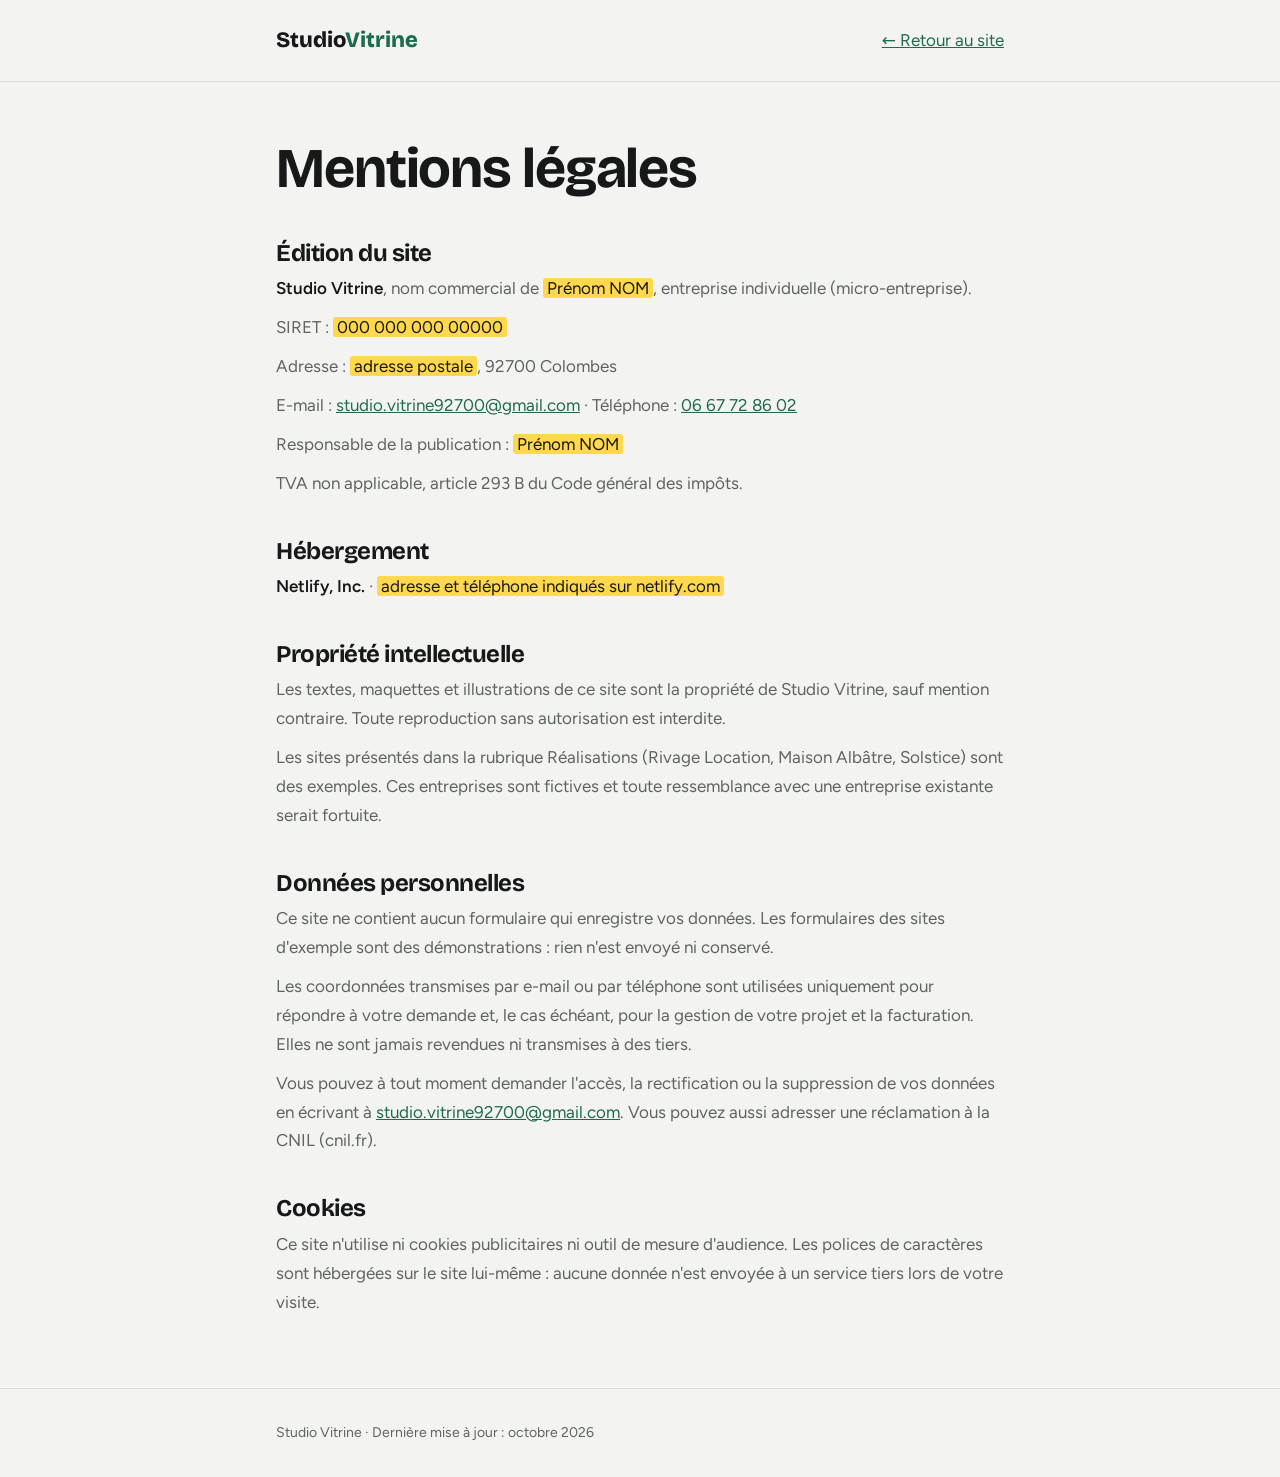
<file: studio-vitrine/mentions-legales.html>
<!doctype html>
<html lang="fr">
<head>
<meta charset="utf-8">
<meta name="viewport" content="width=device-width, initial-scale=1, viewport-fit=cover">
<title>Mentions légales · Studio Vitrine</title>
<meta name="robots" content="noindex">
<link rel="icon" href="favicon.svg" type="image/svg+xml">
<link rel="stylesheet" href="fonts/index.css">
<style>
/* Même charte que la page d'accueil. Les passages surlignés en jaune sont à compléter. */
:root{
  --bg:#F3F4F1; --surface:#FFFFFF; --fg:#16181A; --muted:#5D6461; --line:#DADDD7;
  --accent:#1F6B4F; --mark:#FFD84D;
  --display:"Bricolage Grotesque","Segoe UI",sans-serif; --body:"Figtree",system-ui,sans-serif;
}
@media (prefers-color-scheme:dark){:root{
  --bg:#121514; --surface:#1B1F1D; --fg:#ECEFEC; --muted:#A2AAA6; --line:#2D3330;
  --accent:#5FC79B; --mark:#E7C23A; color-scheme:dark}}
*{box-sizing:border-box}
body{margin:0;background:var(--bg);color:var(--fg);font:400 17px/1.7 var(--body)}
.wrap{max-width:760px;margin:0 auto;padding:0 16px}
a{color:var(--accent)}
nav{padding-block:22px;border-bottom:1px solid var(--line)}
nav .wrap{display:flex;justify-content:space-between;align-items:center;gap:16px}
.brand{font-family:var(--display);font-weight:800;font-size:22px;text-decoration:none;color:var(--fg)}
.brand span{color:var(--accent)}
h1,h2{font-family:var(--display);letter-spacing:-.02em;line-height:1.1}
h1{font-size:clamp(36px,6vw,56px);margin:56px 0 32px}
h2{font-size:24px;margin:40px 0 8px}
p{margin:0 0 10px;color:var(--muted)}
p b{color:var(--fg);font-weight:600}
mark{background:var(--mark);color:#16181A;padding:0 4px;border-radius:3px}
footer{margin-top:72px;padding-block:32px;border-top:1px solid var(--line);color:var(--muted);font-size:14px}
</style>
<link rel="stylesheet" href="touch.css">
</head>
<body>
<nav><div class="wrap"><a class="brand" href="index.html">Studio<span>Vitrine</span></a><a href="index.html">← Retour au site</a></div></nav>
<main class="wrap">
  <h1>Mentions légales</h1>

  <h2>Édition du site</h2>
  <p><b>Studio Vitrine</b>, nom commercial de <mark>Prénom NOM</mark>, entreprise individuelle (micro-entreprise).</p>
  <p>SIRET : <mark>000 000 000 00000</mark></p>
  <p>Adresse : <mark>adresse postale</mark>, 92700 Colombes</p>
  <p>E-mail : <a href="mailto:studio.vitrine92700@gmail.com">studio.vitrine92700@gmail.com</a> · Téléphone : <a href="tel:+33667728602">06 67 72 86 02</a></p>
  <p>Responsable de la publication : <mark>Prénom NOM</mark></p>
  <p>TVA non applicable, article 293 B du Code général des impôts.</p>

  <h2>Hébergement</h2>
  <p><b>Netlify, Inc.</b> · <mark>adresse et téléphone indiqués sur netlify.com</mark></p>

  <h2>Propriété intellectuelle</h2>
  <p>Les textes, maquettes et illustrations de ce site sont la propriété de Studio Vitrine, sauf mention contraire. Toute reproduction sans autorisation est interdite.</p>
  <p>Les sites présentés dans la rubrique Réalisations (Rivage Location, Maison Albâtre, Solstice) sont des exemples. Ces entreprises sont fictives et toute ressemblance avec une entreprise existante serait fortuite.</p>

  <h2>Données personnelles</h2>
  <p>Ce site ne contient aucun formulaire qui enregistre vos données. Les formulaires des sites d'exemple sont des démonstrations : rien n'est envoyé ni conservé.</p>
  <p>Les coordonnées transmises par e-mail ou par téléphone sont utilisées uniquement pour répondre à votre demande et, le cas échéant, pour la gestion de votre projet et la facturation. Elles ne sont jamais revendues ni transmises à des tiers.</p>
  <p>Vous pouvez à tout moment demander l'accès, la rectification ou la suppression de vos données en écrivant à <a href="mailto:studio.vitrine92700@gmail.com">studio.vitrine92700@gmail.com</a>. Vous pouvez aussi adresser une réclamation à la CNIL (cnil.fr).</p>

  <h2>Cookies</h2>
  <p>Ce site n'utilise ni cookies publicitaires ni outil de mesure d'audience. Les polices de caractères sont hébergées sur le site lui-même : aucune donnée n'est envoyée à un service tiers lors de votre visite.</p>
</main>
<footer><div class="wrap">Studio Vitrine · Dernière mise à jour : octobre 2026</div></footer>
</body>
</html>
</file>
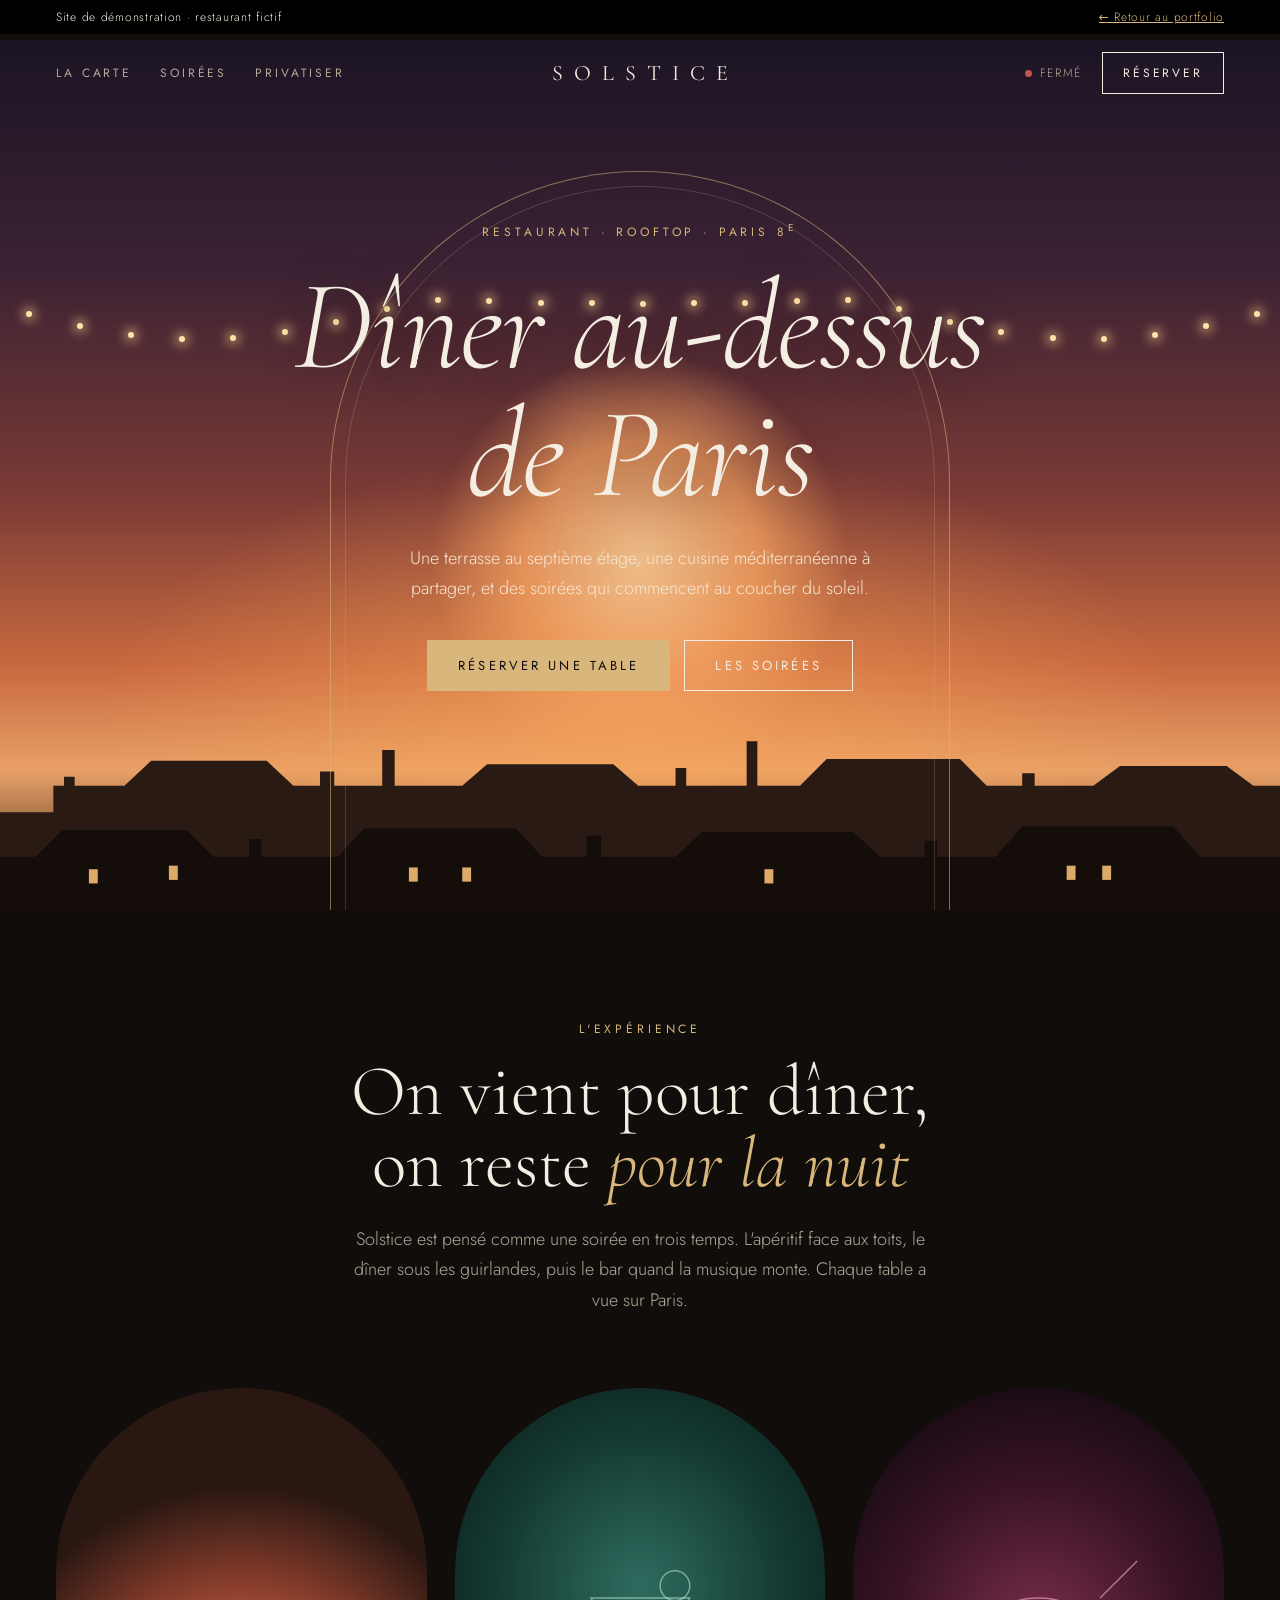
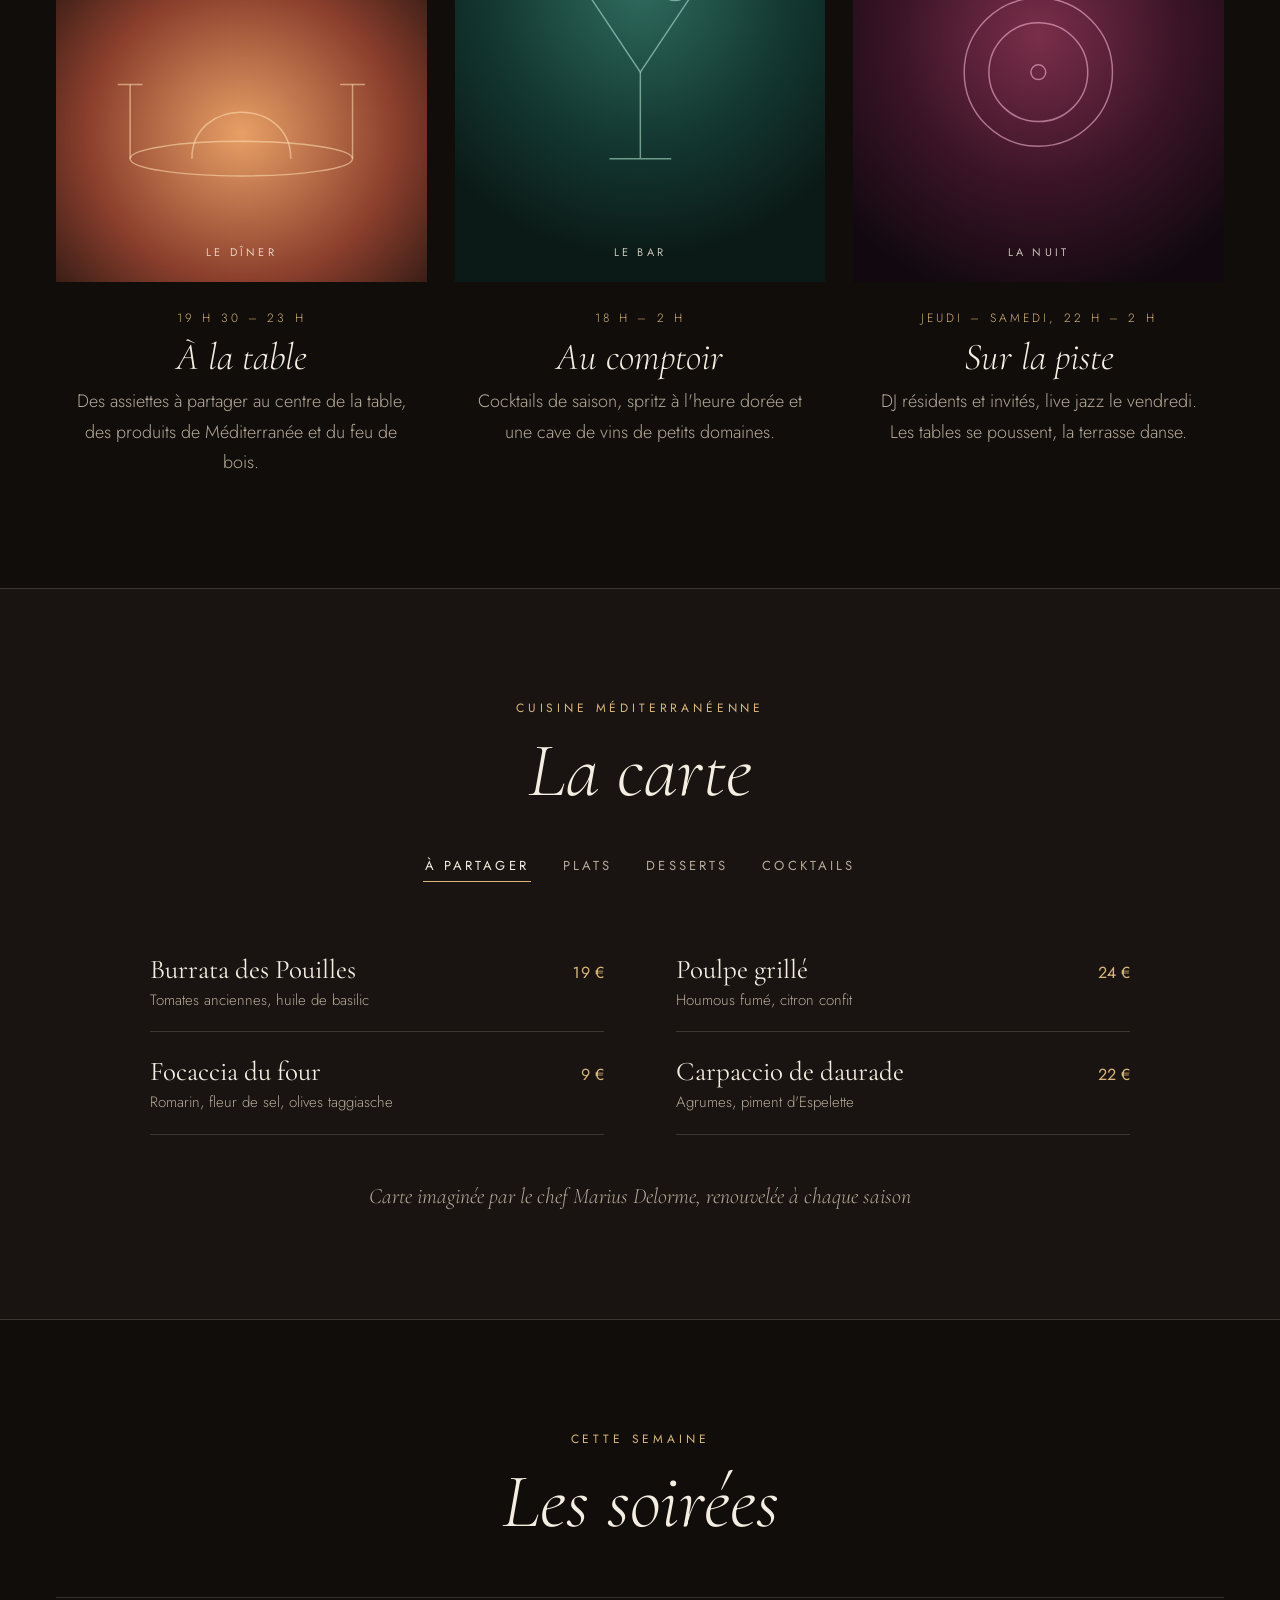
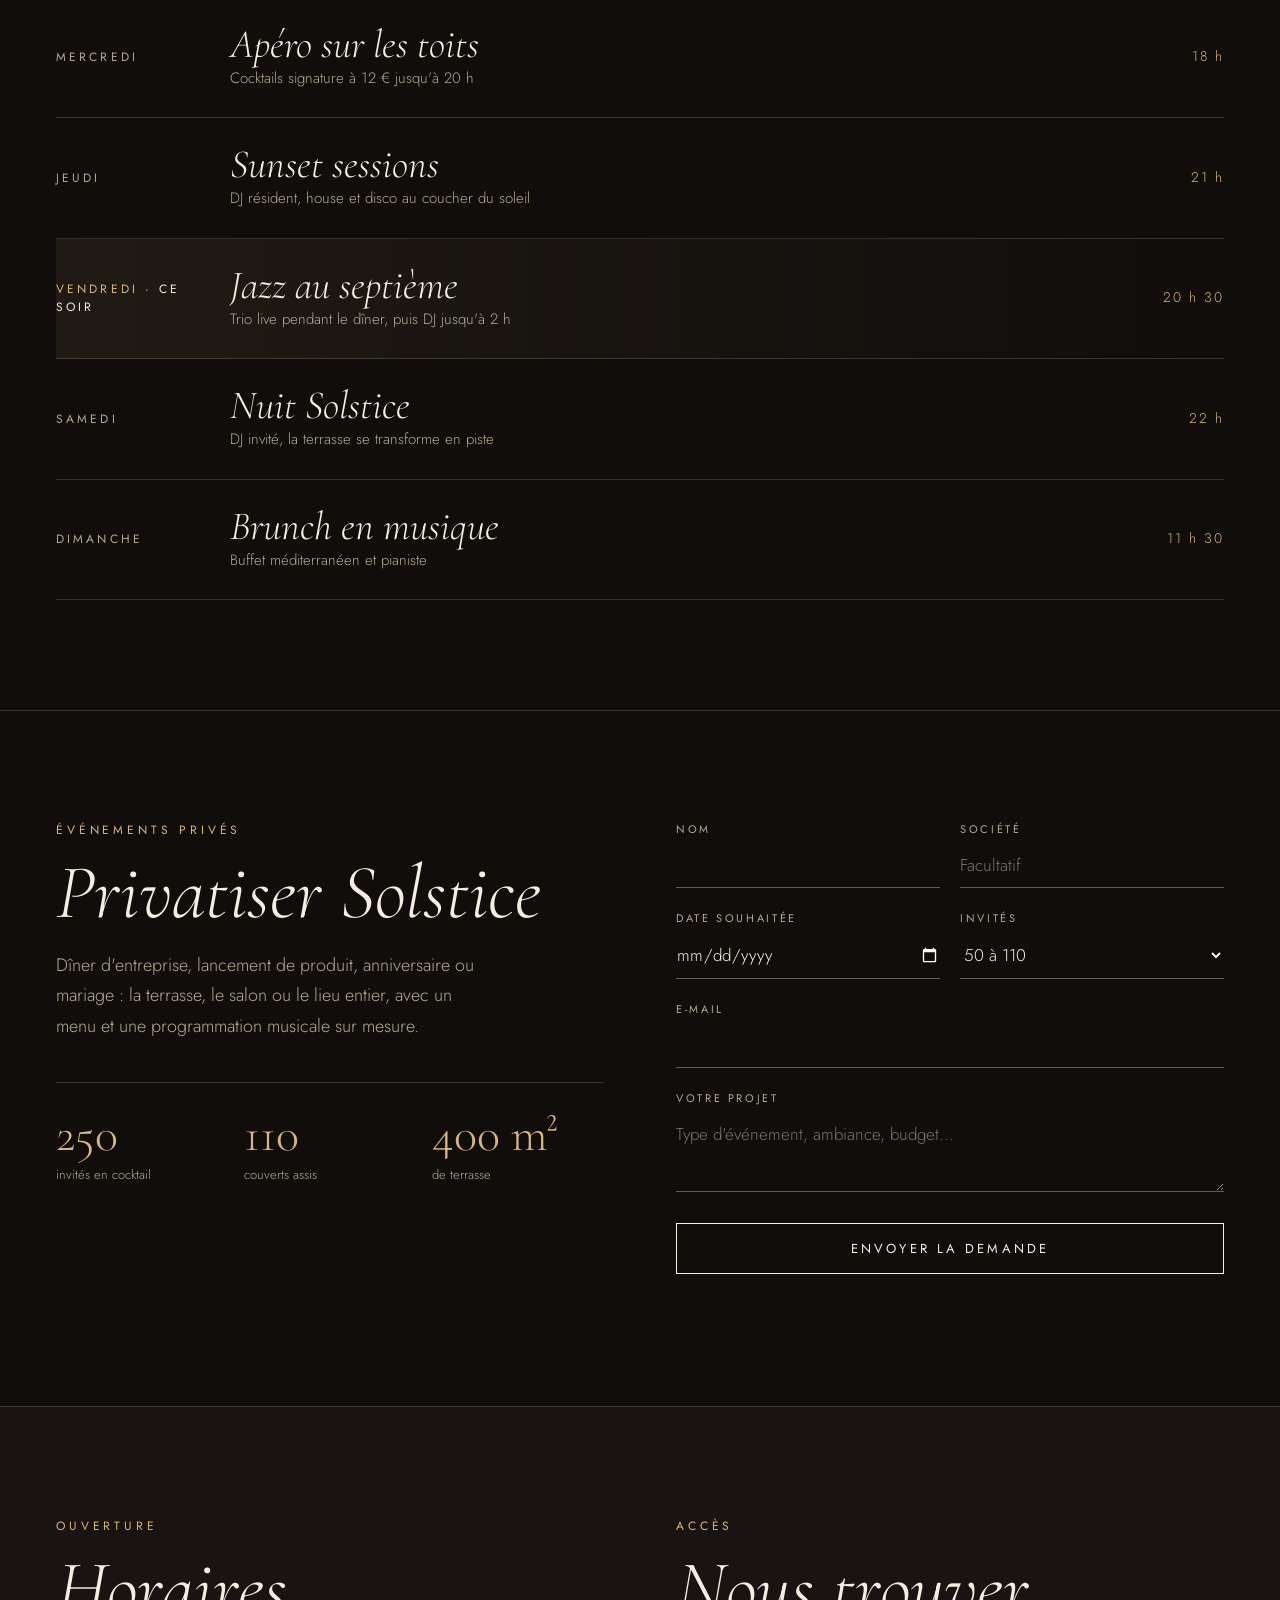
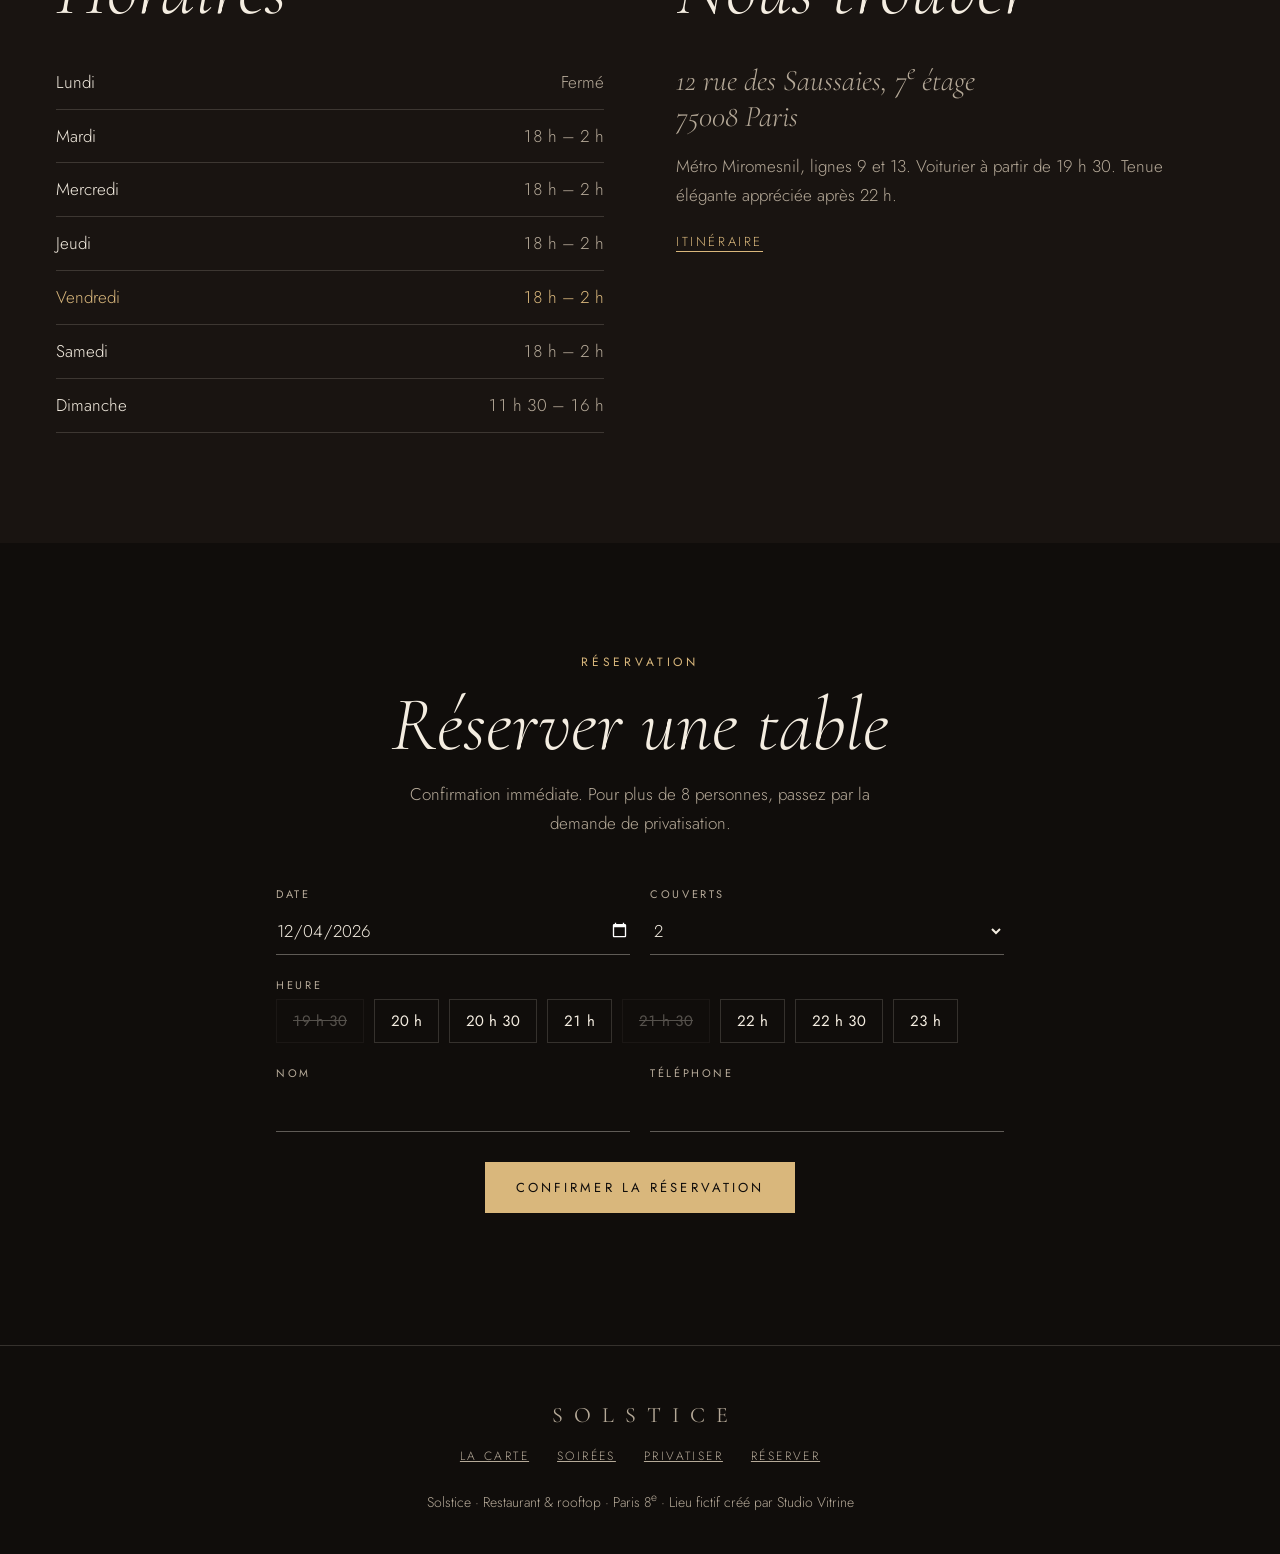
<file: studio-vitrine/restaurant.html>
<!doctype html>
<html lang="fr">
<head>
<meta charset="utf-8">
<meta name="viewport" content="width=device-width, initial-scale=1, viewport-fit=cover">
<title>Solstice Paris</title>
<link rel="stylesheet" href="fonts/restaurant.css">
<style>
/* Layout : héros plein écran au coucher du soleil sur les toits, trois moments (dîner, bar, nuit) en arches, carte, agenda des soirées, privatisation, infos, réservation. Thème nuit unique assumé. */
:root{
  --noir:#100D0B; --noir-2:#191411; --creme:#F4EDE1; --dim:#B5A998; --or:#D9B77C; --terra:#C8693F; --line:rgba(244,237,225,.16);
  --serif:"Cormorant Garamond",Georgia,serif; --sans:"Jost",system-ui,sans-serif;
  color-scheme:dark;
}
*{box-sizing:border-box}
html{scroll-behavior:smooth}
body{margin:0;background:var(--noir);color:var(--creme);font:300 17px/1.7 var(--sans)}
a{color:inherit}
.wrap{max-width:1200px;margin:0 auto;padding-left:max(16px,env(safe-area-inset-left,0px));padding-right:max(16px,env(safe-area-inset-right,0px))}
h1,h2,h3{font-family:var(--serif);font-weight:300;line-height:1;margin:0;text-wrap:balance}
:focus-visible{outline:1px solid var(--or);outline-offset:4px}
.eyebrow{font:400 12px var(--sans);letter-spacing:.32em;text-transform:uppercase;color:var(--or)}
.btn{display:inline-block;font:400 13px var(--sans);letter-spacing:.24em;text-transform:uppercase;text-decoration:none;color:var(--creme);border:1px solid var(--creme);padding:15px 30px;background:transparent;cursor:pointer;transition:background .3s,color .3s}
.btn:hover{background:var(--creme);color:var(--noir)}
.btn.solid{background:var(--or);border-color:var(--or);color:var(--noir)}
.btn.solid:hover{background:var(--creme);border-color:var(--creme)}

.demo{position:relative;z-index:30;background:#000;font-size:12px;letter-spacing:.06em}
.demo .wrap{display:flex;justify-content:space-between;gap:12px;padding-block:7px;flex-wrap:wrap}
.demo a{color:var(--or)}

/* navigation */
nav{position:sticky;top:0;z-index:20;transition:background .4s,border-color .4s;border-bottom:1px solid transparent}
nav.solid{background:rgba(16,13,11,.92);backdrop-filter:blur(8px);border-color:var(--line)}
nav .wrap{display:grid;grid-template-columns:1fr auto 1fr;align-items:center;padding-block:18px;gap:16px}
.links{display:flex;gap:28px;font:400 12px var(--sans);letter-spacing:.24em;text-transform:uppercase}
.links a{text-decoration:none;color:var(--dim);transition:color .2s}
.links a:hover{color:var(--creme)}
.logo{font:400 22px var(--serif);letter-spacing:.5em;text-decoration:none;padding-left:.5em;text-transform:uppercase}
nav .right{display:flex;justify-content:flex-end;align-items:center;gap:20px}
.status{font-size:12px;letter-spacing:.14em;text-transform:uppercase;color:var(--dim);display:flex;align-items:center;gap:8px}
.status::before{content:"";width:7px;height:7px;border-radius:50%;background:var(--dot,#776B5E)}
nav .btn{padding:11px 20px;font-size:12px}

/* héros */
.hero{position:relative;min-height:calc(100svh - 30px);margin-top:-73px;display:grid;place-items:center;text-align:center;overflow:hidden;
  background:
    radial-gradient(60% 45% at 50% 78%,rgba(255,170,90,.55),transparent 70%),
    linear-gradient(180deg,#1B1424 0%,#3B2233 26%,#7A3A35 52%,#C8693F 72%,#E8A066 84%,#2A1A14 100%)}
.hero .sky{position:absolute;inset:0;pointer-events:none}
.hero .sun{position:absolute;left:50%;bottom:16%;width:min(46vw,420px);aspect-ratio:1;transform:translateX(-50%);border-radius:50%;background:radial-gradient(circle,#FFD9A0 0%,#F3A060 40%,rgba(232,140,80,0) 70%);opacity:.75}
.hero svg.roofs{position:absolute;left:0;right:0;bottom:0;width:100%;height:auto;display:block}
.hero .arch{position:absolute;left:50%;top:15%;bottom:0;width:min(78vw,620px);transform:translateX(-50%);border:1px solid rgba(217,183,124,.55);border-bottom:0;border-radius:999px 999px 0 0;pointer-events:none}
.hero .arch::after{content:"";position:absolute;inset:14px 14px 0;border:1px solid rgba(217,183,124,.22);border-bottom:0;border-radius:inherit}
.hero .inner{position:relative;z-index:2;padding:140px 16px 180px;max-width:900px}
.hero h1{font-size:clamp(56px,10vw,136px);font-style:italic;letter-spacing:-.01em;margin:22px 0 24px;text-shadow:0 4px 40px rgba(40,10,10,.45)}
.hero p{max-width:46ch;margin:0 auto 36px;font-size:18px;color:#F6E6D2}
.hero .row{display:flex;gap:14px;justify-content:center;flex-wrap:wrap}
.lights{position:absolute;left:-2%;right:-2%;top:26%;height:90px;pointer-events:none}
.lights i{position:absolute;width:6px;height:6px;border-radius:50%;background:#FFE3A8;box-shadow:0 0 12px 3px rgba(255,210,140,.75);animation:tw 3.5s ease-in-out infinite}
@keyframes tw{50%{opacity:.45}}

section{padding-block:110px}
.center{text-align:center}
.intro h2{font-size:clamp(40px,5.6vw,72px);margin:18px auto 24px;max-width:18ch}
.intro h2 em{color:var(--or)}
.intro p{max-width:58ch;margin:0 auto;color:var(--dim);font-size:18px}

/* trois moments */
.moments{display:grid;grid-template-columns:repeat(3,1fr);gap:28px;margin-top:72px}
.moment{text-align:center}
.moment .pic{aspect-ratio:3/4;border-radius:999px 999px 0 0;position:relative;overflow:hidden;margin-bottom:26px}
.moment .pic svg{position:absolute;inset:0;width:100%;height:100%}
.moment .pic span{position:absolute;left:0;right:0;bottom:22px;font:400 11px var(--sans);letter-spacing:.3em;text-transform:uppercase;color:rgba(244,237,225,.8)}
.m1 .pic{background:radial-gradient(70% 50% at 50% 70%,#E8A066,#8A3E2C 60%,#2A1712)}
.m2 .pic{background:radial-gradient(70% 55% at 50% 40%,#2F6B5E,#143A33 55%,#0B1A17)}
.m3 .pic{background:radial-gradient(70% 55% at 50% 50%,#7A2E4A,#3A1426 55%,#120910)}
.moment h3{font-size:38px;font-style:italic;margin-bottom:10px}
.moment .time{font-size:12px;letter-spacing:.26em;text-transform:uppercase;color:var(--or);margin-bottom:10px}
.moment p{color:var(--dim);margin:0 auto;max-width:34ch}

/* carte */
.carte{background:var(--noir-2);border-block:1px solid var(--line)}
.carte h2,.agenda h2,.priv h2,.resa h2,.info h2{font-size:clamp(44px,6vw,80px);font-style:italic;margin-top:16px}
.tabs{display:flex;justify-content:center;gap:6px 30px;flex-wrap:wrap;margin:40px 0 56px}
.tabs button{background:none;border:0;border-bottom:1px solid transparent;color:var(--dim);padding:6px 2px;font:400 13px var(--sans);letter-spacing:.24em;text-transform:uppercase;cursor:pointer}
.tabs button[aria-selected="true"]{color:var(--creme);border-color:var(--or)}
.menu{display:grid;grid-template-columns:1fr 1fr;gap:8px 72px;max-width:980px;margin:0 auto}
.dish{padding:18px 0;border-bottom:1px solid var(--line)}
.dish .t{display:flex;justify-content:space-between;align-items:baseline;gap:16px}
.dish h3{font-size:27px;font-weight:400}
.dish .p{font:400 16px var(--sans);color:var(--or);font-variant-numeric:tabular-nums;white-space:nowrap}
.dish p{margin:4px 0 0;color:var(--dim);font-size:15px}
.chef{display:block;text-align:center;margin-top:48px;font:italic 300 22px var(--serif);color:var(--dim)}

/* agenda */
.agenda .list{margin-top:56px;border-top:1px solid var(--line)}
.ev{display:grid;grid-template-columns:150px 1fr auto;gap:24px;align-items:center;padding:26px 0;border-bottom:1px solid var(--line);transition:background .3s}
.ev .d{font:400 12px var(--sans);letter-spacing:.26em;text-transform:uppercase;color:var(--dim)}
.ev h3{font-size:clamp(28px,3.4vw,40px);font-style:italic}
.ev p{margin:2px 0 0;color:var(--dim);font-size:15px}
.ev .h{font-size:14px;letter-spacing:.14em;color:var(--or);white-space:nowrap}
.ev.next{background:linear-gradient(90deg,rgba(217,183,124,.08),transparent)}
.ev.next .d{color:var(--or)}
.ev.next .d::after{content:" · ce soir";color:var(--creme)}
.ev.next.later .d::after{content:" · prochain"}

/* privatisation */
.priv .wrap{display:grid;grid-template-columns:1fr 1fr;gap:72px;align-items:start}
.priv p.lead{color:var(--dim);font-size:18px;max-width:44ch}
.figs{display:grid;grid-template-columns:repeat(3,1fr);gap:16px;margin-top:40px;border-top:1px solid var(--line);padding-top:28px}
.figs b{display:block;font:300 48px/1 var(--serif);color:var(--or)}
.figs span{font-size:13px;color:var(--dim)}
form{display:grid;gap:22px}
.row2{display:grid;grid-template-columns:1fr 1fr;gap:20px}
label{display:block;font:400 11px var(--sans);letter-spacing:.24em;text-transform:uppercase;color:var(--dim);margin-bottom:6px}
input,select,textarea{width:100%;min-width:0;background:transparent;border:0;border-bottom:1px solid rgba(244,237,225,.35);color:var(--creme);padding:10px 0;font:300 17px var(--sans);border-radius:0}
select option{background:var(--noir)}
textarea{resize:vertical;min-height:80px}
input:focus,select:focus,textarea:focus{outline:none;border-color:var(--or)}
.msg{font-size:15px;color:var(--dim)}
.ok{border:1px solid var(--or);padding:18px 20px;color:var(--creme)}
.err{color:#E89A86;margin:0}

/* infos */
.info{background:var(--noir-2);border-top:1px solid var(--line)}
.info .wrap{display:grid;grid-template-columns:1fr 1fr;gap:72px}
table{width:100%;border-collapse:collapse;font-variant-numeric:tabular-nums;margin-top:28px}
td{padding:12px 0;border-bottom:1px solid var(--line)}
td:last-child{text-align:right;color:var(--dim)}
tr.today td{color:var(--or)}
.addr{font:italic 300 30px/1.2 var(--serif);margin:28px 0 10px}
.info .wrap p{color:var(--dim)}
.link{color:var(--or);font-size:13px;letter-spacing:.2em;text-transform:uppercase;text-decoration:none;border-bottom:1px solid}

/* réservation */
.resa .wrap{max-width:760px}
.resa .sub{color:var(--dim);margin:16px auto 48px;max-width:50ch}
.slots{display:flex;flex-wrap:wrap;gap:10px}
.slots button{background:transparent;border:1px solid var(--line);color:var(--creme);padding:10px 16px;font:400 15px var(--sans);cursor:pointer;font-variant-numeric:tabular-nums;transition:border-color .2s}
.slots button:hover:not(:disabled){border-color:var(--creme)}
.slots button[aria-pressed="true"]{background:var(--or);border-color:var(--or);color:var(--noir)}
.slots button:disabled{opacity:.3;text-decoration:line-through;cursor:not-allowed}
.resa form .btn{justify-self:center;margin-top:8px}

footer{border-top:1px solid var(--line);padding-block:56px 40px;text-align:center;color:var(--dim);font-size:14px}
footer .logo{display:inline-block;margin-bottom:18px}
footer .fl{display:flex;justify-content:center;gap:28px;flex-wrap:wrap;font-size:12px;letter-spacing:.2em;text-transform:uppercase;margin-bottom:22px}

@media (max-width:900px){
  .links,.status{display:none}
  nav .wrap{grid-template-columns:auto 1fr}
  nav .right{grid-column:2}
  .logo{grid-column:1;grid-row:1}
  .moments{grid-template-columns:1fr;max-width:420px;margin-inline:auto}
  .menu,.priv .wrap,.info .wrap{grid-template-columns:1fr}
  .priv .wrap,.info .wrap{gap:56px}
  .ev{grid-template-columns:1fr;gap:6px}
}
@media (max-width:480px){.row2{grid-template-columns:1fr}.figs b{font-size:38px}.logo{letter-spacing:.35em;font-size:19px}section{padding-block:80px}}
@media (prefers-reduced-motion:reduce){*{transition:none!important;animation:none!important;scroll-behavior:auto!important}}
</style>
<link rel="stylesheet" href="touch.css">
</head>
<body>
<div class="demo"><div class="wrap"><span>Site de démonstration · restaurant fictif</span><a href="index.html">← Retour au portfolio</a></div></div>

<nav id="nav"><div class="wrap">
  <div class="links"><a href="#carte">La carte</a><a href="#agenda">Soirées</a><a href="#privatiser">Privatiser</a></div>
  <a class="logo" href="#">Solstice</a>
  <div class="right"><span class="status" id="status">Horaires</span><a class="btn" href="#reserver">Réserver</a></div>
</div></nav>

<header class="hero">
  <div class="sky" aria-hidden="true">
    <div class="sun"></div>
    <div class="lights" id="lights"></div>
    <svg class="roofs" viewBox="0 0 1440 260" preserveAspectRatio="none">
      <path fill="#2A1A14" d="M0 150 L60 150 L60 120 L72 120 L72 110 L84 110 L84 120 L140 120 L170 92 L300 92 L330 120 L360 120 L360 104 L376 104 L376 120 L430 120 L430 80 L444 80 L444 120 L520 120 L548 96 L690 96 L718 120 L760 120 L760 100 L772 100 L772 120 L840 120 L840 70 L852 70 L852 120 L900 120 L930 90 L1080 90 L1110 120 L1150 120 L1150 106 L1164 106 L1164 120 L1230 120 L1260 98 L1380 98 L1410 120 L1440 120 L1440 260 L0 260 Z"/>
      <path fill="#140D0A" d="M0 200 L40 200 L70 170 L210 170 L240 200 L280 200 L280 180 L294 180 L294 200 L380 200 L410 168 L580 168 L610 200 L660 200 L660 176 L676 176 L676 200 L760 200 L790 172 L960 172 L990 200 L1040 200 L1040 182 L1054 182 L1054 200 L1120 200 L1150 166 L1320 166 L1350 200 L1440 200 L1440 260 L0 260 Z"/>
      <g fill="#FFC77A" opacity=".85"><rect x="100" y="214" width="10" height="16"/><rect x="190" y="210" width="10" height="16"/><rect x="460" y="212" width="10" height="16"/><rect x="520" y="212" width="10" height="16"/><rect x="860" y="214" width="10" height="16"/><rect x="1200" y="210" width="10" height="16"/><rect x="1240" y="210" width="10" height="16"/></g>
    </svg>
    <div class="arch"></div>
  </div>
  <div class="inner">
    <div class="eyebrow">Restaurant · Rooftop · Paris 8<sup>e</sup></div>
    <h1>Dîner <span style="white-space:nowrap">au-dessus</span> de Paris</h1>
    <p>Une terrasse au septième étage, une cuisine méditerranéenne à partager, et des soirées qui commencent au coucher du soleil.</p>
    <div class="row"><a class="btn solid" href="#reserver">Réserver une table</a><a class="btn" href="#agenda">Les soirées</a></div>
  </div>
</header>

<section class="intro center"><div class="wrap">
  <div class="eyebrow">L'expérience</div>
  <h2>On vient pour dîner, on reste <em>pour la nuit</em></h2>
  <p>Solstice est pensé comme une soirée en trois temps. L'apéritif face aux toits, le dîner sous les guirlandes, puis le bar quand la musique monte. Chaque table a vue sur Paris.</p>
  <div class="moments">
    <article class="moment m1">
      <div class="pic" aria-hidden="true"><svg viewBox="0 0 300 400"><g fill="none" stroke="rgba(255,226,180,.55)" stroke-width="1.2"><ellipse cx="150" cy="300" rx="90" ry="14"/><path d="M110 300 C110 250 190 250 190 300"/><path d="M60 240 L60 300 M240 240 L240 300"/><path d="M50 240 L70 240 M230 240 L250 240"/></g></svg><span>Le dîner</span></div>
      <div class="time">19 h 30 – 23 h</div>
      <h3>À la table</h3>
      <p>Des assiettes à partager au centre de la table, des produits de Méditerranée et du feu de bois.</p>
    </article>
    <article class="moment m2">
      <div class="pic" aria-hidden="true"><svg viewBox="0 0 300 400"><g fill="none" stroke="rgba(190,240,220,.55)" stroke-width="1.2"><path d="M110 170 L190 170 L150 230 Z"/><path d="M150 230 L150 300 M125 300 L175 300"/><circle cx="178" cy="160" r="12"/></g></svg><span>Le bar</span></div>
      <div class="time">18 h – 2 h</div>
      <h3>Au comptoir</h3>
      <p>Cocktails de saison, spritz à l'heure dorée et une cave de vins de petits domaines.</p>
    </article>
    <article class="moment m3">
      <div class="pic" aria-hidden="true"><svg viewBox="0 0 300 400"><g fill="none" stroke="rgba(255,190,220,.55)" stroke-width="1.2"><circle cx="150" cy="230" r="60"/><circle cx="150" cy="230" r="40"/><circle cx="150" cy="230" r="6"/><path d="M200 170 L230 140"/></g></svg><span>La nuit</span></div>
      <div class="time">Jeudi – samedi, 22 h – 2 h</div>
      <h3>Sur la piste</h3>
      <p>DJ résidents et invités, live jazz le vendredi. Les tables se poussent, la terrasse danse.</p>
    </article>
  </div>
</div></section>

<section class="carte center" id="carte"><div class="wrap">
  <div class="eyebrow">Cuisine méditerranéenne</div>
  <h2>La carte</h2>
  <div class="tabs" role="tablist" aria-label="Catégories de la carte">
    <button role="tab" aria-selected="true" data-k="partager">À partager</button>
    <button role="tab" aria-selected="false" data-k="plats">Plats</button>
    <button role="tab" aria-selected="false" data-k="desserts">Desserts</button>
    <button role="tab" aria-selected="false" data-k="cocktails">Cocktails</button>
  </div>
  <div class="menu" id="menu" role="tabpanel" style="text-align:left"></div>
  <span class="chef">Carte imaginée par le chef Marius Delorme, renouvelée à chaque saison</span>
</div></section>

<section class="agenda" id="agenda"><div class="wrap">
  <div class="center"><div class="eyebrow">Cette semaine</div><h2>Les soirées</h2></div>
  <div class="list" id="events"></div>
</div></section>

<section class="priv" id="privatiser" style="border-top:1px solid var(--line)"><div class="wrap">
  <div>
    <div class="eyebrow">Événements privés</div>
    <h2>Privatiser Solstice</h2>
    <p class="lead">Dîner d'entreprise, lancement de produit, anniversaire ou mariage : la terrasse, le salon ou le lieu entier, avec un menu et une programmation musicale sur mesure.</p>
    <div class="figs">
      <div><b>250</b><span>invités en cocktail</span></div>
      <div><b>110</b><span>couverts assis</span></div>
      <div><b>400 m²</b><span>de terrasse</span></div>
    </div>
  </div>
  <form id="privForm" novalidate>
    <div class="row2">
      <div><label for="pnom">Nom</label><input id="pnom" type="text" autocomplete="name"></div>
      <div><label for="psoc">Société</label><input id="psoc" type="text" autocomplete="organization" placeholder="Facultatif"></div>
    </div>
    <div class="row2">
      <div><label for="pdate">Date souhaitée</label><input id="pdate" type="date"></div>
      <div><label for="pinv">Invités</label><select id="pinv"><option>20 à 50</option><option selected>50 à 110</option><option>110 à 250</option></select></div>
    </div>
    <div><label for="pmail">E-mail</label><input id="pmail" type="email" autocomplete="email"></div>
    <div><label for="pmsg">Votre projet</label><textarea id="pmsg" placeholder="Type d'événement, ambiance, budget…"></textarea></div>
    <button class="btn" type="submit">Envoyer la demande</button>
    <div id="privOut" aria-live="polite"></div>
  </form>
</div></section>

<section class="info"><div class="wrap">
  <div>
    <div class="eyebrow">Ouverture</div>
    <h2>Horaires</h2>
    <table id="hours"><tbody></tbody></table>
  </div>
  <div>
    <div class="eyebrow">Accès</div>
    <h2>Nous trouver</h2>
    <p class="addr">12 rue des Saussaies, 7<sup>e</sup> étage<br>75008 Paris</p>
    <p>Métro Miromesnil, lignes 9 et 13. Voiturier à partir de 19 h 30. Tenue élégante appréciée après 22 h.</p>
    <a class="link" href="https://www.google.com/maps/search/Miromesnil+Paris" target="_blank" rel="noopener">Itinéraire</a>
  </div>
</div></section>

<section class="resa center" id="reserver"><div class="wrap">
  <div class="eyebrow">Réservation</div>
  <h2>Réserver une table</h2>
  <p class="sub">Confirmation immédiate. Pour plus de 8 personnes, passez par la demande de privatisation.</p>
  <form id="resaForm" novalidate style="text-align:left">
    <div class="row2">
      <div><label for="rdate">Date</label><input id="rdate" type="date"></div>
      <div><label for="couverts">Couverts</label><select id="couverts"><option>1</option><option selected>2</option><option>3</option><option>4</option><option>5</option><option>6</option><option>7</option><option>8</option></select></div>
    </div>
    <div><label id="slotsLabel">Heure</label><div class="slots" id="slots" role="group" aria-labelledby="slotsLabel"></div></div>
    <div class="row2">
      <div><label for="nom">Nom</label><input id="nom" type="text" autocomplete="name"></div>
      <div><label for="telr">Téléphone</label><input id="telr" type="tel" autocomplete="tel"></div>
    </div>
    <button class="btn solid" type="submit">Confirmer la réservation</button>
    <div id="confirm" aria-live="polite"></div>
  </form>
</div></section>

<footer><div class="wrap">
  <a class="logo" href="#">Solstice</a>
  <div class="fl"><a href="#carte">La carte</a><a href="#agenda">Soirées</a><a href="#privatiser">Privatiser</a><a href="#reserver">Réserver</a></div>
  <div>Solstice · Restaurant & rooftop · Paris 8<sup>e</sup> · Lieu fictif créé par Studio Vitrine</div>
</div></footer>

<script>
// barre de navigation opaque après le héros
const nav=document.getElementById('nav');
const onScroll=()=>nav.classList.toggle('solid',scrollY>80);addEventListener('scroll',onScroll,{passive:true});onScroll();

// guirlande lumineuse
const lights=document.getElementById('lights');
for(let i=0;i<=26;i++){const x=i/26,y=Math.sin(x*Math.PI*3)*18+Math.abs(Math.sin(x*Math.PI*3))*22;
  const el=document.createElement('i');el.style.left=(x*100)+'%';el.style.top=(y+30)+'px';el.style.animationDelay=(i%7*.45)+'s';lights.appendChild(el)}

const menu={
  partager:[["Burrata des Pouilles","Tomates anciennes, huile de basilic",19],["Poulpe grillé","Houmous fumé, citron confit",24],["Focaccia du four","Romarin, fleur de sel, olives taggiasche",9],["Carpaccio de daurade","Agrumes, piment d'Espelette",22]],
  plats:[["Loup de mer entier","Cuit au feu de bois, fenouil, sauce vierge",42],["Côte de veau","Jus corsé, gnocchis à la sauge",44],["Linguine aux palourdes","Ail, persil, vin blanc",28],["Risotto à la truffe","Parmesan 24 mois",34]],
  desserts:[["Tiramisu à partager","Préparé à la table",14],["Pavlova aux fruits rouges","Crème légère à la vanille",13],["Baba au rhum ambré","Chantilly, zestes de citron vert",14],["Sorbets du moment","Trois parfums",10]],
  cocktails:[["Solstice","Gin, liqueur d'abricot, romarin, tonic",17],["Heure dorée","Apérol, prosecco, orange sanguine",15],["Minuit à Paris","Mezcal, mûre, citron vert",18],["Sans alcool · Jardin","Concombre, basilic, ginger beer",11]]
};
function showMenu(k){
  document.getElementById('menu').innerHTML=menu[k].map(([n,d,p])=>`<div class="dish"><div class="t"><h3>${n}</h3><span class="p">${p} €</span></div><p>${d}</p></div>`).join('');
}
document.querySelectorAll('.tabs button').forEach(b=>b.addEventListener('click',()=>{
  document.querySelectorAll('.tabs button').forEach(o=>o.setAttribute('aria-selected',o===b));showMenu(b.dataset.k)}));
showMenu('partager');

const dayNames=["Dimanche","Lundi","Mardi","Mercredi","Jeudi","Vendredi","Samedi"];
const now=new Date(),dow=now.getDay();

// agenda de la semaine ; la prochaine soirée est mise en avant
const events=[
  [3,"Apéro sur les toits","Cocktails signature à 12 € jusqu'à 20 h","18 h"],
  [4,"Sunset sessions","DJ résident, house et disco au coucher du soleil","21 h"],
  [5,"Jazz au septième","Trio live pendant le dîner, puis DJ jusqu'à 2 h","20 h 30"],
  [6,"Nuit Solstice","DJ invité, la terrasse se transforme en piste","22 h"],
  [0,"Brunch en musique","Buffet méditerranéen et pianiste","11 h 30"]
];
const ord=d=>(d-dow+7)%7;
const nextEv=events.reduce((a,e)=>ord(e[0])<ord(a[0])?e:a);
document.getElementById('events').innerHTML=events.map(e=>`<div class="ev${e===nextEv?' next'+(ord(e[0])?' later':''):''}"><div class="d">${dayNames[e[0]]}</div><div><h3>${e[1]}</h3><p>${e[2]}</p></div><div class="h">${e[3]}</div></div>`).join('');

// horaires : services en heures décimales, la nuit dépasse minuit (26 = 2 h)
const hours={1:null,2:[[18,26]],3:[[18,26]],4:[[18,26]],5:[[18,26]],6:[[18,26]],0:[[11.5,16]]};
const h=x=>{x=x%24;const H=Math.floor(x),M=Math.round((x-H)*60);return `${H} h${M?' '+String(M).padStart(2,'0'):''}`};
document.querySelector('#hours tbody').innerHTML=[1,2,3,4,5,6,0].map(d=>`<tr class="${d===dow?'today':''}"><td>${dayNames[d]}</td><td>${hours[d]?hours[d].map(s=>h(s[0])+' – '+h(s[1])).join(' · '):'Fermé'}</td></tr>`).join('');
const cur=now.getHours()+now.getMinutes()/60,yest=(dow+6)%7;
const open=(hours[dow]||[]).some(([a,b])=>cur>=a&&cur<b)||(hours[yest]||[]).some(([a,b])=>cur+24>=a&&cur+24<b);
const st=document.getElementById('status');st.textContent=open?'Ouvert':'Fermé';st.style.setProperty('--dot',open?'#9CC08A':'#C2554F');

// réservation : dîner du mardi au samedi, brunch le dimanche
const svc={2:[19.5,22.5],3:[19.5,22.5],4:[19.5,22.5],5:[19.5,23],6:[19.5,23],0:[11.5,14]};
const rdate=document.getElementById('rdate'),slots=document.getElementById('slots');
const iso=d=>`${d.getFullYear()}-${String(d.getMonth()+1).padStart(2,'0')}-${String(d.getDate()).padStart(2,'0')}`;
const first=new Date();if(first.getDay()===1)first.setDate(first.getDate()+1);
rdate.value=iso(first);rdate.min=iso(new Date());
let chosen=null;
function buildSlots(){
  const d=new Date(rdate.value+'T12:00'),day=d.getDay();chosen=null;
  const r=svc[day];
  if(!r){slots.innerHTML='<span class="msg">Solstice est fermé le lundi.</span>';return}
  const times=[];for(let t=r[0];t<=r[1];t+=.5)times.push(t);
  const seed=d.getDate();
  slots.innerHTML=times.map((t,i)=>`<button type="button" data-t="${h(t)}" ${((i+seed)%4===0)?'disabled aria-label="'+h(t)+' complet"':''} aria-pressed="false">${h(t)}</button>`).join('');
}
slots.addEventListener('click',e=>{const b=e.target.closest('button');if(!b||b.disabled)return;
  slots.querySelectorAll('button').forEach(o=>o.setAttribute('aria-pressed',o===b));chosen=b.dataset.t});
rdate.addEventListener('change',buildSlots);buildSlots();
const esc=s=>s.replace(/[<>&"]/g,'');
document.getElementById('resaForm').addEventListener('submit',e=>{
  e.preventDefault();const c=document.getElementById('confirm'),nom=document.getElementById('nom').value.trim();
  if(!chosen){c.innerHTML='<p class="err">Choisissez une heure pour continuer.</p>';return}
  if(!nom){c.innerHTML='<p class="err">Indiquez votre nom pour la réservation.</p>';return}
  const d=new Date(rdate.value+'T12:00').toLocaleDateString('fr-FR',{weekday:'long',day:'numeric',month:'long'});
  c.innerHTML=`<div class="ok"><strong>Table pour ${document.getElementById('couverts').value}, ${d} à ${chosen}, au nom de ${esc(nom)}.</strong><br><span class="msg">Démo : sur le vrai site, un SMS de confirmation serait envoyé et la réservation apparaîtrait dans l'agenda du restaurant.</span></div>`;
});

// privatisation
const pdate=document.getElementById('pdate');pdate.min=iso(new Date());
document.getElementById('privForm').addEventListener('submit',e=>{
  e.preventDefault();const o=document.getElementById('privOut'),nom=document.getElementById('pnom').value.trim(),mail=document.getElementById('pmail').value.trim();
  if(!nom||!/^\S+@\S+\.\S+$/.test(mail)){o.innerHTML='<p class="err">Indiquez votre nom et une adresse e-mail valide.</p>';return}
  o.innerHTML=`<div class="ok"><strong>Merci ${esc(nom)}, votre demande est bien partie.</strong><br><span class="msg">Démo : sur le vrai site, l'équipe événementielle recevrait la demande et répondrait sous 48 h avec une proposition.</span></div>`;
});
</script>
</body>
</html>
</file>
<file: studio-vitrine/fonts/index.css>
/* latin-ext */
@font-face {
  font-family: 'Bricolage Grotesque';
  font-style: normal;
  font-weight: 500;
  font-stretch: 100%;
  font-display: swap;
  src: url(BricolageGrotesque-normal-latin-ext-3y9K6as8.woff2) format('woff2');
  unicode-range: U+0100-02BA, U+02BD-02C5, U+02C7-02CC, U+02CE-02D7, U+02DD-02FF, U+0304, U+0308, U+0329, U+1D00-1DBF, U+1E00-1E9F, U+1EF2-1EFF, U+2020, U+20A0-20AB, U+20AD-20C4, U+2113, U+2C60-2C7F, U+A720-A7FF;
}
/* latin */
@font-face {
  font-family: 'Bricolage Grotesque';
  font-style: normal;
  font-weight: 500;
  font-stretch: 100%;
  font-display: swap;
  src: url(BricolageGrotesque-normal-latin-3y9K6as8.woff2) format('woff2');
  unicode-range: U+0000-00FF, U+0131, U+0152-0153, U+02BB-02BC, U+02C6, U+02DA, U+02DC, U+0304, U+0308, U+0329, U+2000-206F, U+20AC, U+2122, U+2191, U+2193, U+2212, U+2215, U+FEFF, U+FFFD;
}
/* latin-ext */
@font-face {
  font-family: 'Bricolage Grotesque';
  font-style: normal;
  font-weight: 700;
  font-stretch: 100%;
  font-display: swap;
  src: url(BricolageGrotesque-normal-latin-ext-3y9K6as8.woff2) format('woff2');
  unicode-range: U+0100-02BA, U+02BD-02C5, U+02C7-02CC, U+02CE-02D7, U+02DD-02FF, U+0304, U+0308, U+0329, U+1D00-1DBF, U+1E00-1E9F, U+1EF2-1EFF, U+2020, U+20A0-20AB, U+20AD-20C4, U+2113, U+2C60-2C7F, U+A720-A7FF;
}
/* latin */
@font-face {
  font-family: 'Bricolage Grotesque';
  font-style: normal;
  font-weight: 700;
  font-stretch: 100%;
  font-display: swap;
  src: url(BricolageGrotesque-normal-latin-3y9K6as8.woff2) format('woff2');
  unicode-range: U+0000-00FF, U+0131, U+0152-0153, U+02BB-02BC, U+02C6, U+02DA, U+02DC, U+0304, U+0308, U+0329, U+2000-206F, U+20AC, U+2122, U+2191, U+2193, U+2212, U+2215, U+FEFF, U+FFFD;
}
/* latin-ext */
@font-face {
  font-family: 'Bricolage Grotesque';
  font-style: normal;
  font-weight: 800;
  font-stretch: 100%;
  font-display: swap;
  src: url(BricolageGrotesque-normal-latin-ext-3y9K6as8.woff2) format('woff2');
  unicode-range: U+0100-02BA, U+02BD-02C5, U+02C7-02CC, U+02CE-02D7, U+02DD-02FF, U+0304, U+0308, U+0329, U+1D00-1DBF, U+1E00-1E9F, U+1EF2-1EFF, U+2020, U+20A0-20AB, U+20AD-20C4, U+2113, U+2C60-2C7F, U+A720-A7FF;
}
/* latin */
@font-face {
  font-family: 'Bricolage Grotesque';
  font-style: normal;
  font-weight: 800;
  font-stretch: 100%;
  font-display: swap;
  src: url(BricolageGrotesque-normal-latin-3y9K6as8.woff2) format('woff2');
  unicode-range: U+0000-00FF, U+0131, U+0152-0153, U+02BB-02BC, U+02C6, U+02DA, U+02DC, U+0304, U+0308, U+0329, U+2000-206F, U+20AC, U+2122, U+2191, U+2193, U+2212, U+2215, U+FEFF, U+FFFD;
}
/* latin-ext */
@font-face {
  font-family: 'Figtree';
  font-style: normal;
  font-weight: 400;
  font-display: swap;
  src: url(Figtree-normal-latin-ext-_Xms-HUz.woff2) format('woff2');
  unicode-range: U+0100-02BA, U+02BD-02C5, U+02C7-02CC, U+02CE-02D7, U+02DD-02FF, U+0304, U+0308, U+0329, U+1D00-1DBF, U+1E00-1E9F, U+1EF2-1EFF, U+2020, U+20A0-20AB, U+20AD-20C4, U+2113, U+2C60-2C7F, U+A720-A7FF;
}
/* latin */
@font-face {
  font-family: 'Figtree';
  font-style: normal;
  font-weight: 400;
  font-display: swap;
  src: url(Figtree-normal-latin-_Xms-HUz.woff2) format('woff2');
  unicode-range: U+0000-00FF, U+0131, U+0152-0153, U+02BB-02BC, U+02C6, U+02DA, U+02DC, U+0304, U+0308, U+0329, U+2000-206F, U+20AC, U+2122, U+2191, U+2193, U+2212, U+2215, U+FEFF, U+FFFD;
}
/* latin-ext */
@font-face {
  font-family: 'Figtree';
  font-style: normal;
  font-weight: 500;
  font-display: swap;
  src: url(Figtree-normal-latin-ext-_Xms-HUz.woff2) format('woff2');
  unicode-range: U+0100-02BA, U+02BD-02C5, U+02C7-02CC, U+02CE-02D7, U+02DD-02FF, U+0304, U+0308, U+0329, U+1D00-1DBF, U+1E00-1E9F, U+1EF2-1EFF, U+2020, U+20A0-20AB, U+20AD-20C4, U+2113, U+2C60-2C7F, U+A720-A7FF;
}
/* latin */
@font-face {
  font-family: 'Figtree';
  font-style: normal;
  font-weight: 500;
  font-display: swap;
  src: url(Figtree-normal-latin-_Xms-HUz.woff2) format('woff2');
  unicode-range: U+0000-00FF, U+0131, U+0152-0153, U+02BB-02BC, U+02C6, U+02DA, U+02DC, U+0304, U+0308, U+0329, U+2000-206F, U+20AC, U+2122, U+2191, U+2193, U+2212, U+2215, U+FEFF, U+FFFD;
}
/* latin-ext */
@font-face {
  font-family: 'Figtree';
  font-style: normal;
  font-weight: 600;
  font-display: swap;
  src: url(Figtree-normal-latin-ext-_Xms-HUz.woff2) format('woff2');
  unicode-range: U+0100-02BA, U+02BD-02C5, U+02C7-02CC, U+02CE-02D7, U+02DD-02FF, U+0304, U+0308, U+0329, U+1D00-1DBF, U+1E00-1E9F, U+1EF2-1EFF, U+2020, U+20A0-20AB, U+20AD-20C4, U+2113, U+2C60-2C7F, U+A720-A7FF;
}
/* latin */
@font-face {
  font-family: 'Figtree';
  font-style: normal;
  font-weight: 600;
  font-display: swap;
  src: url(Figtree-normal-latin-_Xms-HUz.woff2) format('woff2');
  unicode-range: U+0000-00FF, U+0131, U+0152-0153, U+02BB-02BC, U+02C6, U+02DA, U+02DC, U+0304, U+0308, U+0329, U+2000-206F, U+20AC, U+2122, U+2191, U+2193, U+2212, U+2215, U+FEFF, U+FFFD;
}
</file>
<file: studio-vitrine/touch.css>
/* Confort tactile commun à toutes les pages : cibles de 44 px, pas de zoom iOS dans les champs, pas de délai au toucher. */
html{-webkit-text-size-adjust:100%}
a,button,select,input,summary,label{touch-action:manipulation;-webkit-tap-highlight-color:rgba(0,0,0,.08)}
@media (pointer:coarse),(max-width:860px){
  button,select,textarea,input:not([type=checkbox]):not([type=radio]){min-height:44px;font-size:16px}
  button{min-width:44px}
  .demo a,.brand,.logo,.links a,.navlinks a,.infra a,.link,.bag,.close,nav a{display:inline-flex;align-items:center;min-height:44px}
  footer a{padding-block:12px;margin-block:-12px}
}
@media (hover:none){
  .lcard:hover,.project:hover .browser,.car:hover{transform:none}
}
</file>
<file: studio-vitrine/fonts/cosmetique.css>
/* latin-ext */
@font-face {
  font-family: 'Bodoni Moda';
  font-style: italic;
  font-weight: 400;
  font-display: swap;
  src: url(BodoniModa-italic-latin-ext-aFTB7Pxz.woff2) format('woff2');
  unicode-range: U+0100-02BA, U+02BD-02C5, U+02C7-02CC, U+02CE-02D7, U+02DD-02FF, U+0304, U+0308, U+0329, U+1D00-1DBF, U+1E00-1E9F, U+1EF2-1EFF, U+2020, U+20A0-20AB, U+20AD-20C4, U+2113, U+2C60-2C7F, U+A720-A7FF;
}
/* latin */
@font-face {
  font-family: 'Bodoni Moda';
  font-style: italic;
  font-weight: 400;
  font-display: swap;
  src: url(BodoniModa-italic-latin-aFTB7Pxz.woff2) format('woff2');
  unicode-range: U+0000-00FF, U+0131, U+0152-0153, U+02BB-02BC, U+02C6, U+02DA, U+02DC, U+0304, U+0308, U+0329, U+2000-206F, U+20AC, U+2122, U+2191, U+2193, U+2212, U+2215, U+FEFF, U+FFFD;
}
/* latin-ext */
@font-face {
  font-family: 'Bodoni Moda';
  font-style: normal;
  font-weight: 400;
  font-display: swap;
  src: url(BodoniModa-normal-latin-ext-aFTQ7Pxz.woff2) format('woff2');
  unicode-range: U+0100-02BA, U+02BD-02C5, U+02C7-02CC, U+02CE-02D7, U+02DD-02FF, U+0304, U+0308, U+0329, U+1D00-1DBF, U+1E00-1E9F, U+1EF2-1EFF, U+2020, U+20A0-20AB, U+20AD-20C4, U+2113, U+2C60-2C7F, U+A720-A7FF;
}
/* latin */
@font-face {
  font-family: 'Bodoni Moda';
  font-style: normal;
  font-weight: 400;
  font-display: swap;
  src: url(BodoniModa-normal-latin-aFTQ7Pxz.woff2) format('woff2');
  unicode-range: U+0000-00FF, U+0131, U+0152-0153, U+02BB-02BC, U+02C6, U+02DA, U+02DC, U+0304, U+0308, U+0329, U+2000-206F, U+20AC, U+2122, U+2191, U+2193, U+2212, U+2215, U+FEFF, U+FFFD;
}
/* latin-ext */
@font-face {
  font-family: 'Bodoni Moda';
  font-style: normal;
  font-weight: 500;
  font-display: swap;
  src: url(BodoniModa-normal-latin-ext-aFTQ7Pxz.woff2) format('woff2');
  unicode-range: U+0100-02BA, U+02BD-02C5, U+02C7-02CC, U+02CE-02D7, U+02DD-02FF, U+0304, U+0308, U+0329, U+1D00-1DBF, U+1E00-1E9F, U+1EF2-1EFF, U+2020, U+20A0-20AB, U+20AD-20C4, U+2113, U+2C60-2C7F, U+A720-A7FF;
}
/* latin */
@font-face {
  font-family: 'Bodoni Moda';
  font-style: normal;
  font-weight: 500;
  font-display: swap;
  src: url(BodoniModa-normal-latin-aFTQ7Pxz.woff2) format('woff2');
  unicode-range: U+0000-00FF, U+0131, U+0152-0153, U+02BB-02BC, U+02C6, U+02DA, U+02DC, U+0304, U+0308, U+0329, U+2000-206F, U+20AC, U+2122, U+2191, U+2193, U+2212, U+2215, U+FEFF, U+FFFD;
}
/* latin-ext */
@font-face {
  font-family: 'Hanken Grotesk';
  font-style: normal;
  font-weight: 300;
  font-display: swap;
  src: url(HankenGrotesk-normal-latin-ext-ieVn2YZD.woff2) format('woff2');
  unicode-range: U+0100-02BA, U+02BD-02C5, U+02C7-02CC, U+02CE-02D7, U+02DD-02FF, U+0304, U+0308, U+0329, U+1D00-1DBF, U+1E00-1E9F, U+1EF2-1EFF, U+2020, U+20A0-20AB, U+20AD-20C4, U+2113, U+2C60-2C7F, U+A720-A7FF;
}
/* latin */
@font-face {
  font-family: 'Hanken Grotesk';
  font-style: normal;
  font-weight: 300;
  font-display: swap;
  src: url(HankenGrotesk-normal-latin-ieVn2YZD.woff2) format('woff2');
  unicode-range: U+0000-00FF, U+0131, U+0152-0153, U+02BB-02BC, U+02C6, U+02DA, U+02DC, U+0304, U+0308, U+0329, U+2000-206F, U+20AC, U+2122, U+2191, U+2193, U+2212, U+2215, U+FEFF, U+FFFD;
}
/* latin-ext */
@font-face {
  font-family: 'Hanken Grotesk';
  font-style: normal;
  font-weight: 400;
  font-display: swap;
  src: url(HankenGrotesk-normal-latin-ext-ieVn2YZD.woff2) format('woff2');
  unicode-range: U+0100-02BA, U+02BD-02C5, U+02C7-02CC, U+02CE-02D7, U+02DD-02FF, U+0304, U+0308, U+0329, U+1D00-1DBF, U+1E00-1E9F, U+1EF2-1EFF, U+2020, U+20A0-20AB, U+20AD-20C4, U+2113, U+2C60-2C7F, U+A720-A7FF;
}
/* latin */
@font-face {
  font-family: 'Hanken Grotesk';
  font-style: normal;
  font-weight: 400;
  font-display: swap;
  src: url(HankenGrotesk-normal-latin-ieVn2YZD.woff2) format('woff2');
  unicode-range: U+0000-00FF, U+0131, U+0152-0153, U+02BB-02BC, U+02C6, U+02DA, U+02DC, U+0304, U+0308, U+0329, U+2000-206F, U+20AC, U+2122, U+2191, U+2193, U+2212, U+2215, U+FEFF, U+FFFD;
}
/* latin-ext */
@font-face {
  font-family: 'Hanken Grotesk';
  font-style: normal;
  font-weight: 500;
  font-display: swap;
  src: url(HankenGrotesk-normal-latin-ext-ieVn2YZD.woff2) format('woff2');
  unicode-range: U+0100-02BA, U+02BD-02C5, U+02C7-02CC, U+02CE-02D7, U+02DD-02FF, U+0304, U+0308, U+0329, U+1D00-1DBF, U+1E00-1E9F, U+1EF2-1EFF, U+2020, U+20A0-20AB, U+20AD-20C4, U+2113, U+2C60-2C7F, U+A720-A7FF;
}
/* latin */
@font-face {
  font-family: 'Hanken Grotesk';
  font-style: normal;
  font-weight: 500;
  font-display: swap;
  src: url(HankenGrotesk-normal-latin-ieVn2YZD.woff2) format('woff2');
  unicode-range: U+0000-00FF, U+0131, U+0152-0153, U+02BB-02BC, U+02C6, U+02DA, U+02DC, U+0304, U+0308, U+0329, U+2000-206F, U+20AC, U+2122, U+2191, U+2193, U+2212, U+2215, U+FEFF, U+FFFD;
}
</file>
<file: studio-vitrine/fonts/location-auto.css>
/* latin-ext */
@font-face {
  font-family: 'Barlow';
  font-style: normal;
  font-weight: 400;
  font-display: swap;
  src: url(Barlow-normal-latin-ext-7cHpv4kj.woff2) format('woff2');
  unicode-range: U+0100-02BA, U+02BD-02C5, U+02C7-02CC, U+02CE-02D7, U+02DD-02FF, U+0304, U+0308, U+0329, U+1D00-1DBF, U+1E00-1E9F, U+1EF2-1EFF, U+2020, U+20A0-20AB, U+20AD-20C4, U+2113, U+2C60-2C7F, U+A720-A7FF;
}
/* latin */
@font-face {
  font-family: 'Barlow';
  font-style: normal;
  font-weight: 400;
  font-display: swap;
  src: url(Barlow-normal-latin-7cHpv4kj.woff2) format('woff2');
  unicode-range: U+0000-00FF, U+0131, U+0152-0153, U+02BB-02BC, U+02C6, U+02DA, U+02DC, U+0304, U+0308, U+0329, U+2000-206F, U+20AC, U+2122, U+2191, U+2193, U+2212, U+2215, U+FEFF, U+FFFD;
}
/* latin-ext */
@font-face {
  font-family: 'Barlow';
  font-style: normal;
  font-weight: 500;
  font-display: swap;
  src: url(Barlow-normal-latin-ext-7cHqv4kj.woff2) format('woff2');
  unicode-range: U+0100-02BA, U+02BD-02C5, U+02C7-02CC, U+02CE-02D7, U+02DD-02FF, U+0304, U+0308, U+0329, U+1D00-1DBF, U+1E00-1E9F, U+1EF2-1EFF, U+2020, U+20A0-20AB, U+20AD-20C4, U+2113, U+2C60-2C7F, U+A720-A7FF;
}
/* latin */
@font-face {
  font-family: 'Barlow';
  font-style: normal;
  font-weight: 500;
  font-display: swap;
  src: url(Barlow-normal-latin-7cHqv4kj.woff2) format('woff2');
  unicode-range: U+0000-00FF, U+0131, U+0152-0153, U+02BB-02BC, U+02C6, U+02DA, U+02DC, U+0304, U+0308, U+0329, U+2000-206F, U+20AC, U+2122, U+2191, U+2193, U+2212, U+2215, U+FEFF, U+FFFD;
}
/* latin-ext */
@font-face {
  font-family: 'Barlow';
  font-style: normal;
  font-weight: 600;
  font-display: swap;
  src: url(Barlow-normal-latin-ext-7cHqv4kj.woff2) format('woff2');
  unicode-range: U+0100-02BA, U+02BD-02C5, U+02C7-02CC, U+02CE-02D7, U+02DD-02FF, U+0304, U+0308, U+0329, U+1D00-1DBF, U+1E00-1E9F, U+1EF2-1EFF, U+2020, U+20A0-20AB, U+20AD-20C4, U+2113, U+2C60-2C7F, U+A720-A7FF;
}
/* latin */
@font-face {
  font-family: 'Barlow';
  font-style: normal;
  font-weight: 600;
  font-display: swap;
  src: url(Barlow-normal-latin-7cHqv4kj.woff2) format('woff2');
  unicode-range: U+0000-00FF, U+0131, U+0152-0153, U+02BB-02BC, U+02C6, U+02DA, U+02DC, U+0304, U+0308, U+0329, U+2000-206F, U+20AC, U+2122, U+2191, U+2193, U+2212, U+2215, U+FEFF, U+FFFD;
}
/* latin-ext */
@font-face {
  font-family: 'Barlow Condensed';
  font-style: normal;
  font-weight: 600;
  font-display: swap;
  src: url(BarlowCondensed-normal-latin-ext-HTxwL3I-.woff2) format('woff2');
  unicode-range: U+0100-02BA, U+02BD-02C5, U+02C7-02CC, U+02CE-02D7, U+02DD-02FF, U+0304, U+0308, U+0329, U+1D00-1DBF, U+1E00-1E9F, U+1EF2-1EFF, U+2020, U+20A0-20AB, U+20AD-20C4, U+2113, U+2C60-2C7F, U+A720-A7FF;
}
/* latin */
@font-face {
  font-family: 'Barlow Condensed';
  font-style: normal;
  font-weight: 600;
  font-display: swap;
  src: url(BarlowCondensed-normal-latin-HTxwL3I-.woff2) format('woff2');
  unicode-range: U+0000-00FF, U+0131, U+0152-0153, U+02BB-02BC, U+02C6, U+02DA, U+02DC, U+0304, U+0308, U+0329, U+2000-206F, U+20AC, U+2122, U+2191, U+2193, U+2212, U+2215, U+FEFF, U+FFFD;
}
/* latin-ext */
@font-face {
  font-family: 'Barlow Condensed';
  font-style: normal;
  font-weight: 700;
  font-display: swap;
  src: url(BarlowCondensed-normal-latin-ext-HTxwL3I-.woff2) format('woff2');
  unicode-range: U+0100-02BA, U+02BD-02C5, U+02C7-02CC, U+02CE-02D7, U+02DD-02FF, U+0304, U+0308, U+0329, U+1D00-1DBF, U+1E00-1E9F, U+1EF2-1EFF, U+2020, U+20A0-20AB, U+20AD-20C4, U+2113, U+2C60-2C7F, U+A720-A7FF;
}
/* latin */
@font-face {
  font-family: 'Barlow Condensed';
  font-style: normal;
  font-weight: 700;
  font-display: swap;
  src: url(BarlowCondensed-normal-latin-HTxwL3I-.woff2) format('woff2');
  unicode-range: U+0000-00FF, U+0131, U+0152-0153, U+02BB-02BC, U+02C6, U+02DA, U+02DC, U+0304, U+0308, U+0329, U+2000-206F, U+20AC, U+2122, U+2191, U+2193, U+2212, U+2215, U+FEFF, U+FFFD;
}
/* latin-ext */
@font-face {
  font-family: 'Barlow Condensed';
  font-style: normal;
  font-weight: 800;
  font-display: swap;
  src: url(BarlowCondensed-normal-latin-ext-HTxwL3I-.woff2) format('woff2');
  unicode-range: U+0100-02BA, U+02BD-02C5, U+02C7-02CC, U+02CE-02D7, U+02DD-02FF, U+0304, U+0308, U+0329, U+1D00-1DBF, U+1E00-1E9F, U+1EF2-1EFF, U+2020, U+20A0-20AB, U+20AD-20C4, U+2113, U+2C60-2C7F, U+A720-A7FF;
}
/* latin */
@font-face {
  font-family: 'Barlow Condensed';
  font-style: normal;
  font-weight: 800;
  font-display: swap;
  src: url(BarlowCondensed-normal-latin-HTxwL3I-.woff2) format('woff2');
  unicode-range: U+0000-00FF, U+0131, U+0152-0153, U+02BB-02BC, U+02C6, U+02DA, U+02DC, U+0304, U+0308, U+0329, U+2000-206F, U+20AC, U+2122, U+2191, U+2193, U+2212, U+2215, U+FEFF, U+FFFD;
}
</file>
<file: studio-vitrine/fonts/restaurant.css>
/* latin-ext */
@font-face {
  font-family: 'Cormorant Garamond';
  font-style: italic;
  font-weight: 300;
  font-display: swap;
  src: url(CormorantGaramond-italic-latin-ext-co3ZmX5s.woff2) format('woff2');
  unicode-range: U+0100-02BA, U+02BD-02C5, U+02C7-02CC, U+02CE-02D7, U+02DD-02FF, U+0304, U+0308, U+0329, U+1D00-1DBF, U+1E00-1E9F, U+1EF2-1EFF, U+2020, U+20A0-20AB, U+20AD-20C4, U+2113, U+2C60-2C7F, U+A720-A7FF;
}
/* latin */
@font-face {
  font-family: 'Cormorant Garamond';
  font-style: italic;
  font-weight: 300;
  font-display: swap;
  src: url(CormorantGaramond-italic-latin-co3ZmX5s.woff2) format('woff2');
  unicode-range: U+0000-00FF, U+0131, U+0152-0153, U+02BB-02BC, U+02C6, U+02DA, U+02DC, U+0304, U+0308, U+0329, U+2000-206F, U+20AC, U+2122, U+2191, U+2193, U+2212, U+2215, U+FEFF, U+FFFD;
}
/* latin-ext */
@font-face {
  font-family: 'Cormorant Garamond';
  font-style: italic;
  font-weight: 400;
  font-display: swap;
  src: url(CormorantGaramond-italic-latin-ext-co3ZmX5s.woff2) format('woff2');
  unicode-range: U+0100-02BA, U+02BD-02C5, U+02C7-02CC, U+02CE-02D7, U+02DD-02FF, U+0304, U+0308, U+0329, U+1D00-1DBF, U+1E00-1E9F, U+1EF2-1EFF, U+2020, U+20A0-20AB, U+20AD-20C4, U+2113, U+2C60-2C7F, U+A720-A7FF;
}
/* latin */
@font-face {
  font-family: 'Cormorant Garamond';
  font-style: italic;
  font-weight: 400;
  font-display: swap;
  src: url(CormorantGaramond-italic-latin-co3ZmX5s.woff2) format('woff2');
  unicode-range: U+0000-00FF, U+0131, U+0152-0153, U+02BB-02BC, U+02C6, U+02DA, U+02DC, U+0304, U+0308, U+0329, U+2000-206F, U+20AC, U+2122, U+2191, U+2193, U+2212, U+2215, U+FEFF, U+FFFD;
}
/* latin-ext */
@font-face {
  font-family: 'Cormorant Garamond';
  font-style: normal;
  font-weight: 300;
  font-display: swap;
  src: url(CormorantGaramond-normal-latin-ext-co3bmX5s.woff2) format('woff2');
  unicode-range: U+0100-02BA, U+02BD-02C5, U+02C7-02CC, U+02CE-02D7, U+02DD-02FF, U+0304, U+0308, U+0329, U+1D00-1DBF, U+1E00-1E9F, U+1EF2-1EFF, U+2020, U+20A0-20AB, U+20AD-20C4, U+2113, U+2C60-2C7F, U+A720-A7FF;
}
/* latin */
@font-face {
  font-family: 'Cormorant Garamond';
  font-style: normal;
  font-weight: 300;
  font-display: swap;
  src: url(CormorantGaramond-normal-latin-co3bmX5s.woff2) format('woff2');
  unicode-range: U+0000-00FF, U+0131, U+0152-0153, U+02BB-02BC, U+02C6, U+02DA, U+02DC, U+0304, U+0308, U+0329, U+2000-206F, U+20AC, U+2122, U+2191, U+2193, U+2212, U+2215, U+FEFF, U+FFFD;
}
/* latin-ext */
@font-face {
  font-family: 'Cormorant Garamond';
  font-style: normal;
  font-weight: 400;
  font-display: swap;
  src: url(CormorantGaramond-normal-latin-ext-co3bmX5s.woff2) format('woff2');
  unicode-range: U+0100-02BA, U+02BD-02C5, U+02C7-02CC, U+02CE-02D7, U+02DD-02FF, U+0304, U+0308, U+0329, U+1D00-1DBF, U+1E00-1E9F, U+1EF2-1EFF, U+2020, U+20A0-20AB, U+20AD-20C4, U+2113, U+2C60-2C7F, U+A720-A7FF;
}
/* latin */
@font-face {
  font-family: 'Cormorant Garamond';
  font-style: normal;
  font-weight: 400;
  font-display: swap;
  src: url(CormorantGaramond-normal-latin-co3bmX5s.woff2) format('woff2');
  unicode-range: U+0000-00FF, U+0131, U+0152-0153, U+02BB-02BC, U+02C6, U+02DA, U+02DC, U+0304, U+0308, U+0329, U+2000-206F, U+20AC, U+2122, U+2191, U+2193, U+2212, U+2215, U+FEFF, U+FFFD;
}
/* latin-ext */
@font-face {
  font-family: 'Cormorant Garamond';
  font-style: normal;
  font-weight: 500;
  font-display: swap;
  src: url(CormorantGaramond-normal-latin-ext-co3bmX5s.woff2) format('woff2');
  unicode-range: U+0100-02BA, U+02BD-02C5, U+02C7-02CC, U+02CE-02D7, U+02DD-02FF, U+0304, U+0308, U+0329, U+1D00-1DBF, U+1E00-1E9F, U+1EF2-1EFF, U+2020, U+20A0-20AB, U+20AD-20C4, U+2113, U+2C60-2C7F, U+A720-A7FF;
}
/* latin */
@font-face {
  font-family: 'Cormorant Garamond';
  font-style: normal;
  font-weight: 500;
  font-display: swap;
  src: url(CormorantGaramond-normal-latin-co3bmX5s.woff2) format('woff2');
  unicode-range: U+0000-00FF, U+0131, U+0152-0153, U+02BB-02BC, U+02C6, U+02DA, U+02DC, U+0304, U+0308, U+0329, U+2000-206F, U+20AC, U+2122, U+2191, U+2193, U+2212, U+2215, U+FEFF, U+FFFD;
}
/* latin-ext */
@font-face {
  font-family: 'Jost';
  font-style: normal;
  font-weight: 300;
  font-display: swap;
  src: url(Jost-normal-latin-ext-92zatBhP.woff2) format('woff2');
  unicode-range: U+0100-02BA, U+02BD-02C5, U+02C7-02CC, U+02CE-02D7, U+02DD-02FF, U+0304, U+0308, U+0329, U+1D00-1DBF, U+1E00-1E9F, U+1EF2-1EFF, U+2020, U+20A0-20AB, U+20AD-20C4, U+2113, U+2C60-2C7F, U+A720-A7FF;
}
/* latin */
@font-face {
  font-family: 'Jost';
  font-style: normal;
  font-weight: 300;
  font-display: swap;
  src: url(Jost-normal-latin-92zatBhP.woff2) format('woff2');
  unicode-range: U+0000-00FF, U+0131, U+0152-0153, U+02BB-02BC, U+02C6, U+02DA, U+02DC, U+0304, U+0308, U+0329, U+2000-206F, U+20AC, U+2122, U+2191, U+2193, U+2212, U+2215, U+FEFF, U+FFFD;
}
/* latin-ext */
@font-face {
  font-family: 'Jost';
  font-style: normal;
  font-weight: 400;
  font-display: swap;
  src: url(Jost-normal-latin-ext-92zatBhP.woff2) format('woff2');
  unicode-range: U+0100-02BA, U+02BD-02C5, U+02C7-02CC, U+02CE-02D7, U+02DD-02FF, U+0304, U+0308, U+0329, U+1D00-1DBF, U+1E00-1E9F, U+1EF2-1EFF, U+2020, U+20A0-20AB, U+20AD-20C4, U+2113, U+2C60-2C7F, U+A720-A7FF;
}
/* latin */
@font-face {
  font-family: 'Jost';
  font-style: normal;
  font-weight: 400;
  font-display: swap;
  src: url(Jost-normal-latin-92zatBhP.woff2) format('woff2');
  unicode-range: U+0000-00FF, U+0131, U+0152-0153, U+02BB-02BC, U+02C6, U+02DA, U+02DC, U+0304, U+0308, U+0329, U+2000-206F, U+20AC, U+2122, U+2191, U+2193, U+2212, U+2215, U+FEFF, U+FFFD;
}
/* latin-ext */
@font-face {
  font-family: 'Jost';
  font-style: normal;
  font-weight: 500;
  font-display: swap;
  src: url(Jost-normal-latin-ext-92zatBhP.woff2) format('woff2');
  unicode-range: U+0100-02BA, U+02BD-02C5, U+02C7-02CC, U+02CE-02D7, U+02DD-02FF, U+0304, U+0308, U+0329, U+1D00-1DBF, U+1E00-1E9F, U+1EF2-1EFF, U+2020, U+20A0-20AB, U+20AD-20C4, U+2113, U+2C60-2C7F, U+A720-A7FF;
}
/* latin */
@font-face {
  font-family: 'Jost';
  font-style: normal;
  font-weight: 500;
  font-display: swap;
  src: url(Jost-normal-latin-92zatBhP.woff2) format('woff2');
  unicode-range: U+0000-00FF, U+0131, U+0152-0153, U+02BB-02BC, U+02C6, U+02DA, U+02DC, U+0304, U+0308, U+0329, U+2000-206F, U+20AC, U+2122, U+2191, U+2193, U+2212, U+2215, U+FEFF, U+FFFD;
}
</file>
